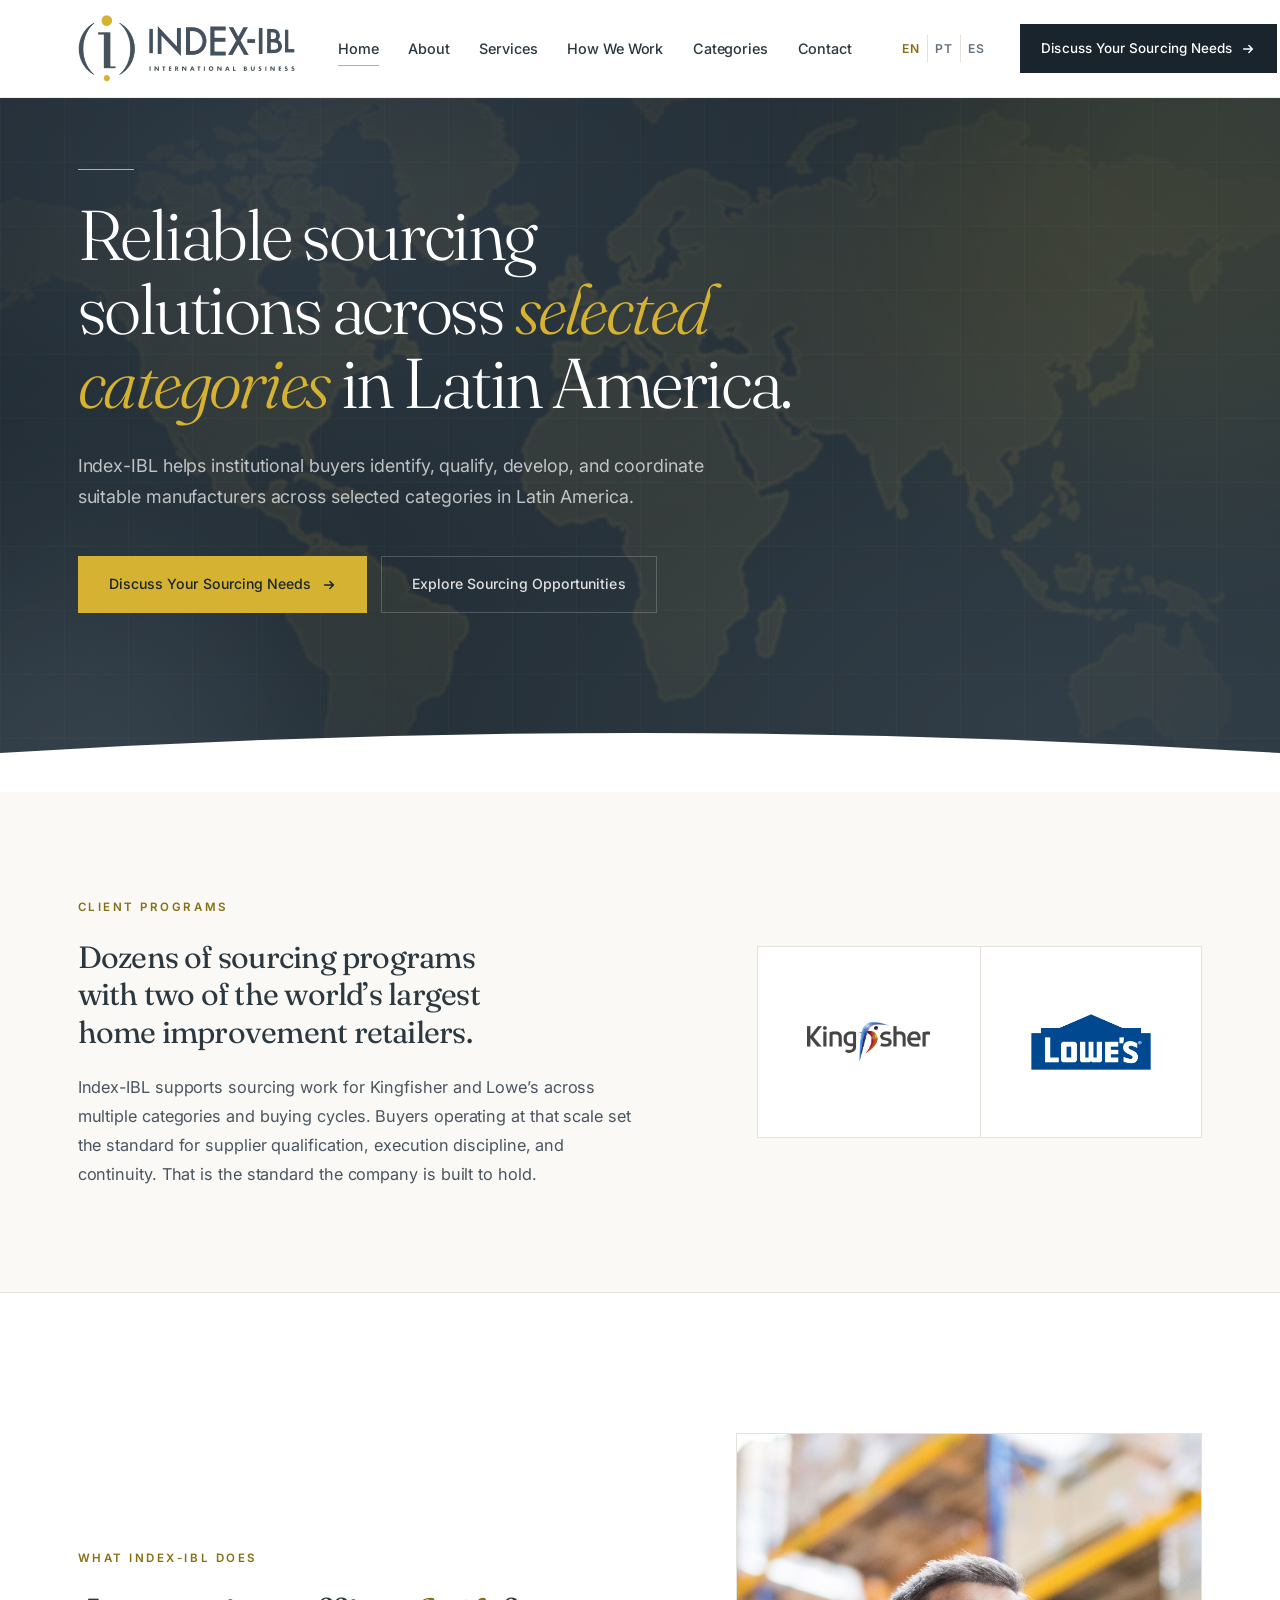
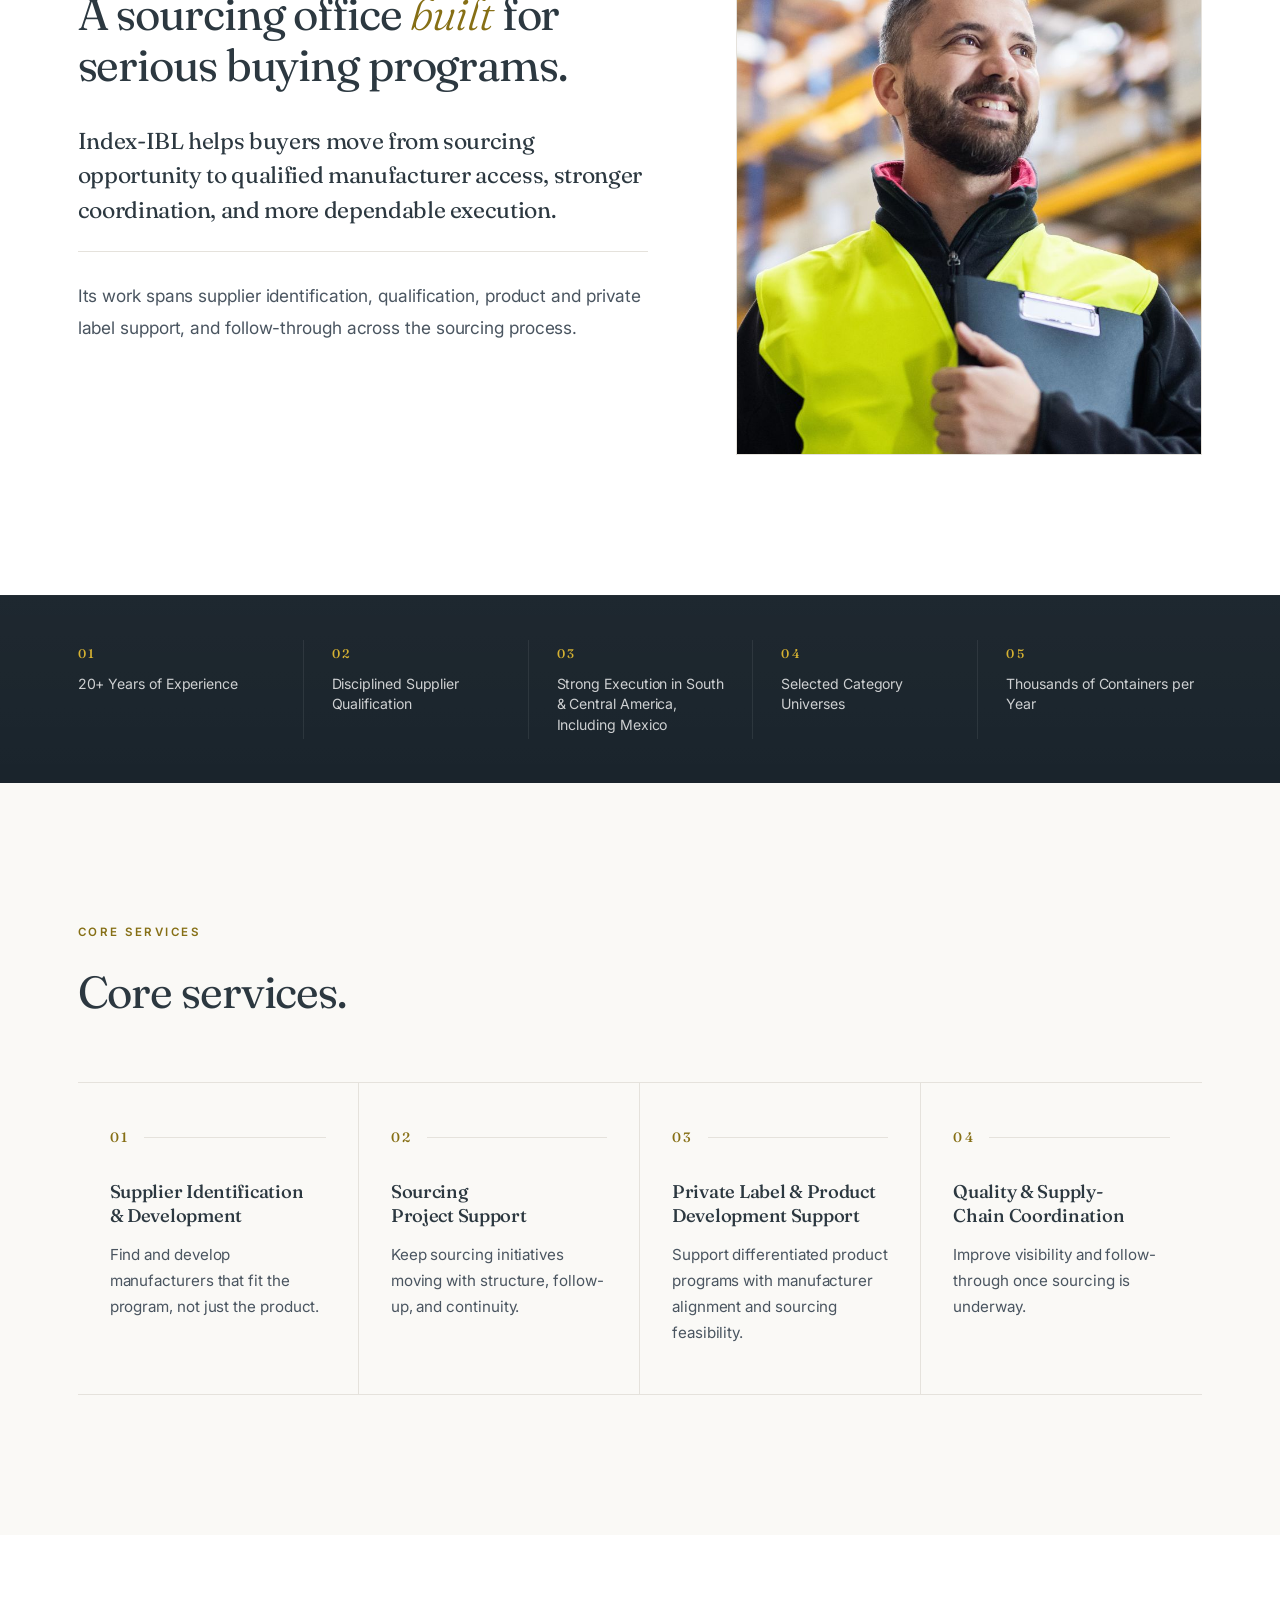
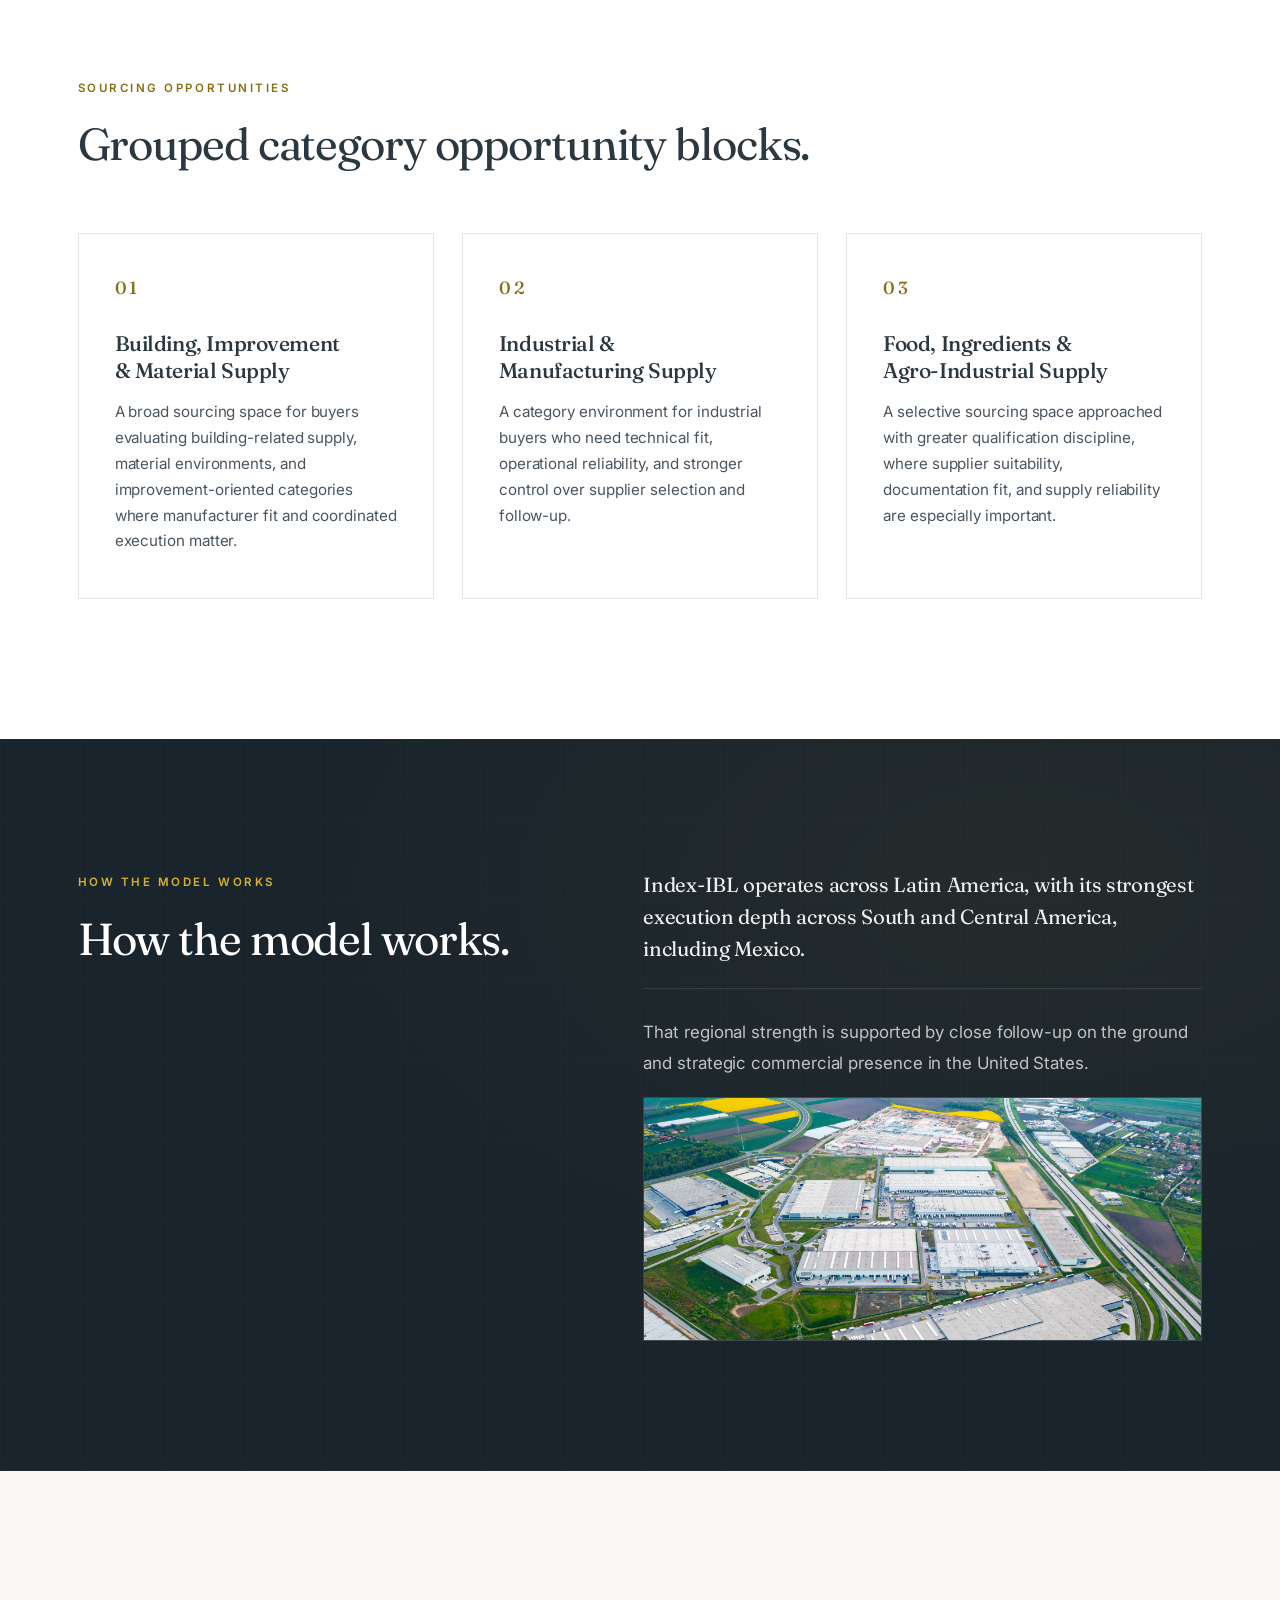
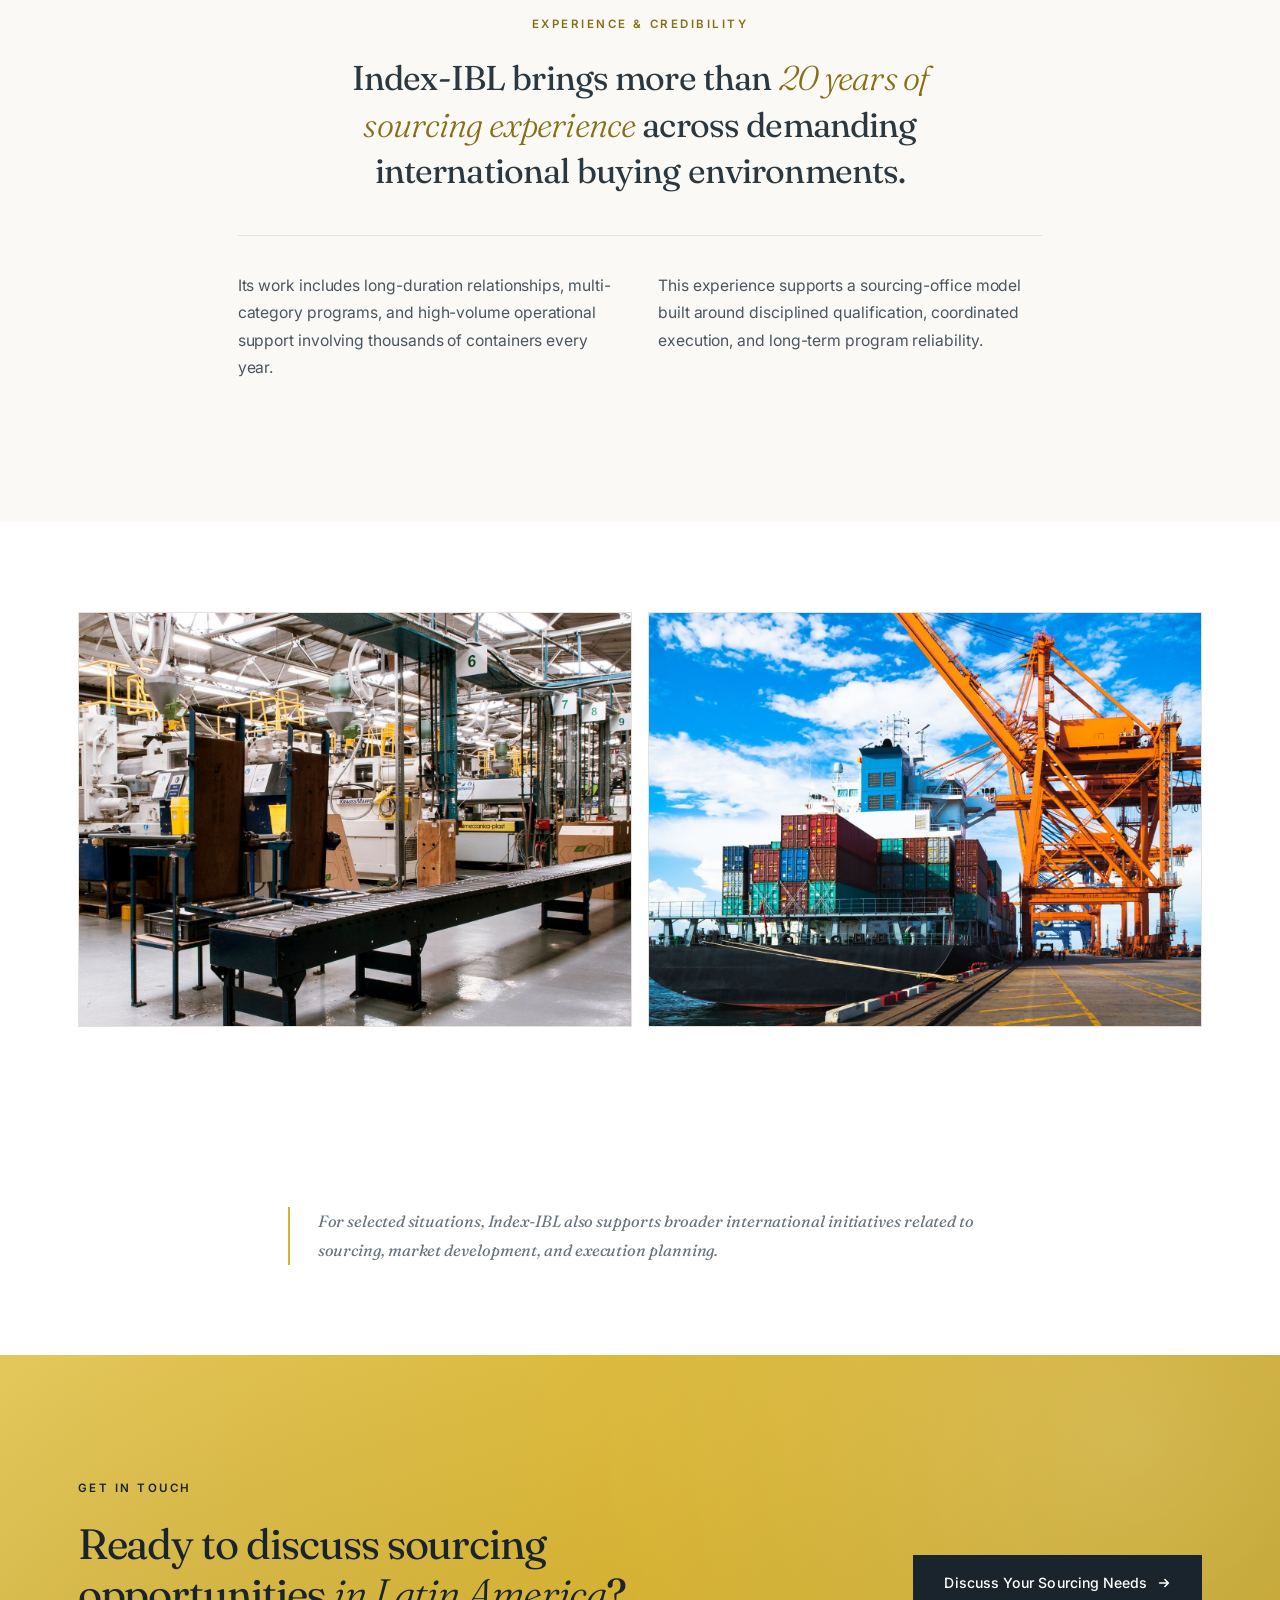
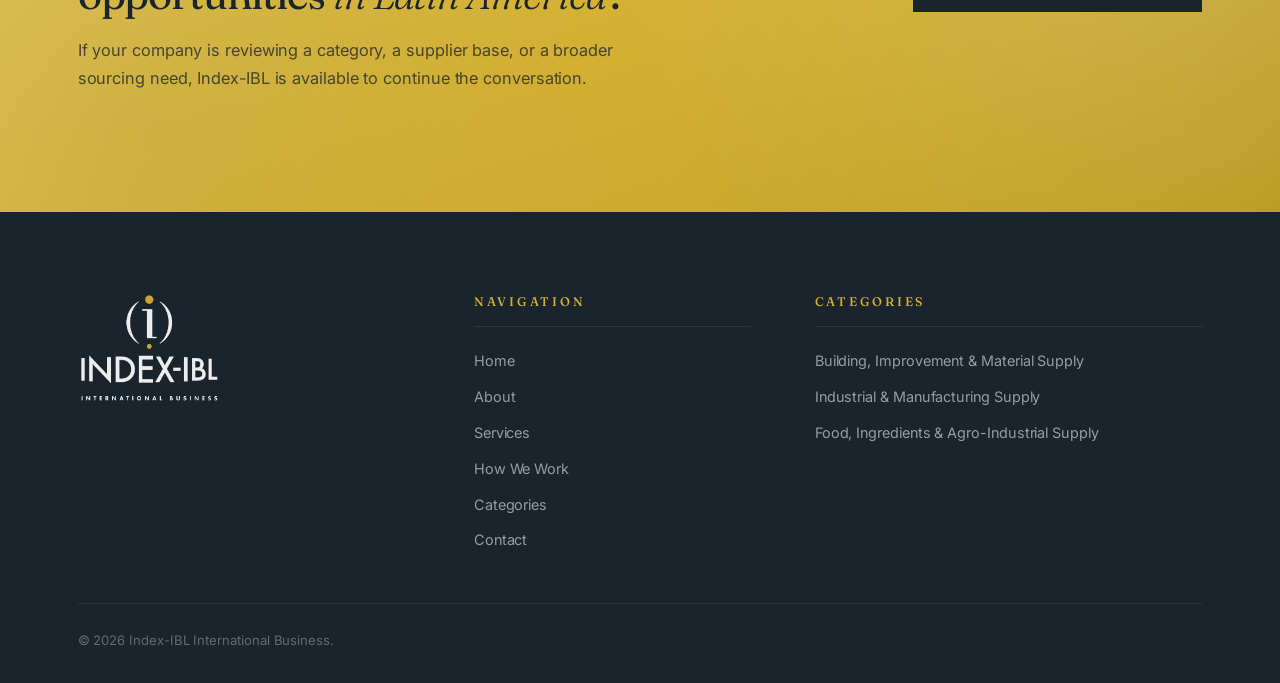
<file: index.html>
<!DOCTYPE html>
<html lang="en">
<head>
<meta charset="UTF-8">
<meta name="viewport" content="width=device-width, initial-scale=1.0">
<title>Index-IBL — International Business</title>
<link rel="icon" href="images/favicon.ico?v=3" sizes="any">
<link rel="icon" type="image/png" href="images/favicon.png?v=3">
<link rel="apple-touch-icon" href="images/apple-touch-icon.png?v=3">
<link rel="preconnect" href="https://fonts.googleapis.com">
<link rel="preconnect" href="https://fonts.gstatic.com" crossorigin>
<link href="https://fonts.googleapis.com/css2?family=Inter:wght@300;400;500;600;700&family=Fraunces:opsz,wght@9..144,300;9..144,400;9..144,500;9..144,600;9..144,700&display=swap" rel="stylesheet">
<link rel="stylesheet" href="style.css">
</head>
<body>

<!-- HEADER -->
<header class="header">
  <div class="header-inner">
    <a href="index.html" class="logo" aria-label="Index-IBL Home">
      <img src="images/logo_index_horizontal.png" alt="Index-IBL International Business" class="logo-img">
    </a>

    <nav class="nav" aria-label="Primary">
      <ul>
        <li><a href="index.html" class="active">Home</a></li>
        <li><a href="about.html">About</a></li>
        <li><a href="services.html">Services</a></li>
        <li><a href="how-we-work.html">How We Work</a></li>
        <li><a href="categories.html">Categories</a></li>
        <li><a href="contact.html">Contact</a></li>
      </ul>
    </nav>

    <a href="contact.html" class="header-cta">
      <span>Discuss Your Sourcing Needs</span>
      <svg viewBox="0 0 16 16" fill="none" aria-hidden="true"><path d="M3 8h10M9 4l4 4-4 4" stroke="currentColor" stroke-width="1.6" stroke-linecap="round" stroke-linejoin="round"/></svg>
    </a>
  </div>
</header>

<main>

<!-- HERO -->
<section class="hero">
  <div class="hero-bg" aria-hidden="true">
    <div class="hero-map" style="background-image: url('images/mapa_mundi.png');"></div>
    <div class="hero-glow hero-glow-1"></div>
    <div class="hero-glow hero-glow-2"></div>
    <svg class="hero-grid" xmlns="http://www.w3.org/2000/svg">
      <defs>
        <pattern id="grid" width="64" height="64" patternUnits="userSpaceOnUse">
          <path d="M 64 0 L 0 0 0 64" fill="none" stroke="rgba(255,255,255,0.035)" stroke-width="1"/>
        </pattern>
      </defs>
      <rect width="100%" height="100%" fill="url(#grid)"/>
    </svg>
  </div>

  <div class="hero-inner">
    <div class="hero-content">
      <div class="hero-line" aria-hidden="true"></div>
      <h1 class="hero-title">
        Reliable sourcing solutions across <em>selected categories</em> in Latin&nbsp;America.
      </h1>
      <p class="hero-lead">
        Index-IBL helps institutional buyers identify, qualify, develop, and coordinate suitable manufacturers across selected categories in Latin America.
      </p>
      <div class="hero-actions">
        <a href="contact.html" class="btn btn-primary">
          <span>Discuss Your Sourcing Needs</span>
          <svg viewBox="0 0 16 16" fill="none" aria-hidden="true"><path d="M3 8h10M9 4l4 4-4 4" stroke="currentColor" stroke-width="1.8" stroke-linecap="round" stroke-linejoin="round"/></svg>
        </a>
        <a href="categories.html" class="btn btn-ghost">Explore Sourcing Opportunities</a>
      </div>
    </div>
  </div>

  <div class="hero-divider" aria-hidden="true">
    <svg viewBox="0 0 1440 80" preserveAspectRatio="none" xmlns="http://www.w3.org/2000/svg">
      <path d="M0,80 L1440,80 L1440,40 Q720,0 0,40 Z" fill="#FFFFFF"/>
    </svg>
  </div>
</section>

<!-- CLIENT PROGRAMS -->
<section class="clients">
  <div class="clients-inner">
    <div class="clients-intro">
      <div class="section-eyebrow">
        <span class="line"></span>
        <span>Client Programs</span>
      </div>
      <h2 class="clients-title">Dozens of sourcing programs with two of the world&#8217;s largest home improvement retailers.</h2>
      <p class="clients-note">Index-IBL supports sourcing work for Kingfisher and Lowe&#8217;s across multiple categories and buying cycles. Buyers operating at that scale set the standard for supplier qualification, execution discipline, and continuity. That is the standard the company is built to hold.</p>
    </div>
    <div class="clients-logos">
      <article class="client">
        <div class="client-logo" data-slot="Logo"><img src="images/logo_kingfischer.png" alt="Kingfisher"></div>
      </article>
      <article class="client">
        <div class="client-logo" data-slot="Logo"><img src="images/logo_lowes.webp" alt="Lowe&#8217;s"></div>
      </article>
    </div>
  </div>
</section>

<!-- WHAT INDEX-IBL DOES -->
<section class="what">
  <div class="what-inner">
    <div class="what-left">
      <div class="section-eyebrow">
        <span class="line"></span>
        <span>What Index-IBL Does</span>
      </div>
      <h2 class="section-title">A sourcing office <em>built</em> for serious buying programs.</h2>
      <p class="what-lead">
        Index-IBL helps buyers move from sourcing opportunity to qualified manufacturer access, stronger coordination, and more dependable execution.
      </p>
      <p class="what-lead">
        Its work spans supplier identification, qualification, product and private label support, and follow-through across the sourcing process.
      </p>
    </div>
    <div class="what-right">
      <div class="media media-tall" data-slot="home-01-inspecao-em-fabrica.jpg"><img src="images/home-01-inspecao-em-fabrica.jpg" alt="Quality inspection on a factory floor" loading="lazy" onerror="this.remove()"></div>
    </div>
  </div>
</section>

<!-- TRUST / PROOF STRIP -->
<section class="trust" aria-label="Why Index-IBL">
  <div class="trust-inner">
    <div class="trust-pt">
      <span class="trust-num">01</span>
      <span class="trust-text">20+ Years of Experience</span>
    </div>
    <div class="trust-pt">
      <span class="trust-num">02</span>
      <span class="trust-text">Disciplined Supplier Qualification</span>
    </div>
    <div class="trust-pt">
      <span class="trust-num">03</span>
      <span class="trust-text">Strong Execution in South &amp; Central America, Including Mexico</span>
    </div>
    <div class="trust-pt">
      <span class="trust-num">04</span>
      <span class="trust-text">Selected Category Universes</span>
    </div>
    <div class="trust-pt">
      <span class="trust-num">05</span>
      <span class="trust-text">Thousands of Containers per Year</span>
    </div>
  </div>
</section>

<!-- CORE SERVICES -->
<section class="services">
  <div class="services-inner">
    <header class="services-header">
      <div class="section-eyebrow">
        <span class="line"></span>
        <span>Core Services</span>
      </div>
      <h2 class="section-title">Core services.</h2>
    </header>

    <div class="services-grid">
      <article class="service">
        <div class="service-top">
          <span class="service-num">01</span>
          <span class="service-rule" aria-hidden="true"></span>
        </div>
        <h3>Supplier Identification &amp; Development</h3>
        <p>Find and develop manufacturers that fit the program, not just the product.</p>
      </article>

      <article class="service">
        <div class="service-top">
          <span class="service-num">02</span>
          <span class="service-rule" aria-hidden="true"></span>
        </div>
        <h3>Sourcing Project Support</h3>
        <p>Keep sourcing initiatives moving with structure, follow-up, and continuity.</p>
      </article>

      <article class="service">
        <div class="service-top">
          <span class="service-num">03</span>
          <span class="service-rule" aria-hidden="true"></span>
        </div>
        <h3>Private Label &amp; Product Development Support</h3>
        <p>Support differentiated product programs with manufacturer alignment and sourcing feasibility.</p>
      </article>

      <article class="service">
        <div class="service-top">
          <span class="service-num">04</span>
          <span class="service-rule" aria-hidden="true"></span>
        </div>
        <h3>Quality &amp; Supply-Chain Coordination</h3>
        <p>Improve visibility and follow-through once sourcing is underway.</p>
      </article>
    </div>
  </div>
</section>

<!-- GROUPED CATEGORY OPPORTUNITY BLOCKS -->
<section class="categories">
  <div class="categories-inner">
    <header class="categories-header">
      <div class="section-eyebrow">
        <span class="line"></span>
        <span>Sourcing Opportunities</span>
      </div>
      <h2 class="section-title">Grouped category opportunity blocks.</h2>
    </header>

    <div class="categories-grid">
      <article class="cat">
        <div class="cat-mark" aria-hidden="true">
          <span class="cat-num">01</span>
        </div>
        <div class="cat-body">
          <h3>Building, Improvement &amp; Material Supply</h3>
          <p>A broad sourcing space for buyers evaluating building-related supply, material environments, and improvement-oriented categories where manufacturer fit and coordinated execution matter.</p>
        </div>
      </article>

      <article class="cat">
        <div class="cat-mark" aria-hidden="true">
          <span class="cat-num">02</span>
        </div>
        <div class="cat-body">
          <h3>Industrial &amp; Manufacturing Supply</h3>
          <p>A category environment for industrial buyers who need technical fit, operational reliability, and stronger control over supplier selection and follow-up.</p>
        </div>
      </article>

      <article class="cat">
        <div class="cat-mark" aria-hidden="true">
          <span class="cat-num">03</span>
        </div>
        <div class="cat-body">
          <h3>Food, Ingredients &amp; Agro-Industrial Supply</h3>
          <p>A selective sourcing space approached with greater qualification discipline, where supplier suitability, documentation fit, and supply reliability are especially important.</p>
        </div>
      </article>
    </div>
  </div>
</section>

<!-- HOW THE MODEL WORKS — secondary -->
<section class="how">
  <div class="how-bg" aria-hidden="true">
    <svg xmlns="http://www.w3.org/2000/svg">
      <defs>
        <pattern id="grid2" width="80" height="80" patternUnits="userSpaceOnUse">
          <path d="M 80 0 L 0 0 0 80" fill="none" stroke="rgba(255,255,255,0.025)" stroke-width="1"/>
        </pattern>
      </defs>
      <rect width="100%" height="100%" fill="url(#grid2)"/>
    </svg>
  </div>
  <div class="how-inner">
    <div class="how-left">
      <div class="section-eyebrow eyebrow-light">
        <span class="line"></span>
        <span>How the Model Works</span>
      </div>
      <h2 class="section-title section-title-light">How the model works.</h2>
    </div>
    <div class="how-right">
      <p class="how-text">
        Index-IBL operates across Latin America, with its strongest execution depth across South and Central America, including Mexico.
      </p>
      <p class="how-text">
        That regional strength is supported by close follow-up on the ground and strategic commercial presence in the United States.
      </p>
      <div class="media media-wide" data-slot="home-02-operacao-regional.jpg"><img src="images/home-02-operacao-regional.jpg" alt="Industrial and logistics district" loading="lazy" onerror="this.remove()"></div>
    </div>
  </div>
</section>

<!-- EXPERIENCE / CREDIBILITY -->
<section class="experience">
  <div class="experience-inner">
    <div class="section-eyebrow centered">
      <span class="line"></span>
      <span>Experience &amp; Credibility</span>
    </div>
    <p class="experience-lead">
      Index-IBL brings more than <em>20 years of sourcing experience</em> across demanding international buying environments.
    </p>
    <div class="experience-rows">
      <p class="experience-text">
        Its work includes long-duration relationships, multi-category programs, and high-volume operational support involving thousands of containers every year.
      </p>
      <p class="experience-text">
        This experience supports a sourcing-office model built around disciplined qualification, coordinated execution, and long-term program reliability.
      </p>
    </div>
  </div>
</section>

<section class="block block-tight">
  <div class="block-inner">
    <div class="media-duo">
      <div class="media" data-slot="home-04-linha-de-producao.jpg"><img src="images/home-04-linha-de-producao.jpg" alt="Production line in operation" loading="lazy" onerror="this.remove()"></div>
      <div class="media" data-slot="home-05-embarque-no-porto.jpg"><img src="images/home-05-embarque-no-porto.jpg" alt="Container handling at a port terminal" loading="lazy" onerror="this.remove()"></div>
    </div>
  </div>
</section>

<!-- DISCREET SECONDARY SUPPORT -->
<section class="secondary">
  <div class="secondary-inner">
    <p class="secondary-text">
      For selected situations, Index-IBL also supports broader international initiatives related to sourcing, market development, and execution planning.
    </p>
  </div>
</section>

<!-- FINAL CTA -->
<section class="cta-band">
  <div class="cta-band-inner">
    <div class="cta-band-content">
      <div class="section-eyebrow eyebrow-on-gold">
        <span class="line"></span>
        <span>Get in touch</span>
      </div>
      <h2>Ready to discuss sourcing opportunities <em>in Latin America</em>?</h2>
      <p>If your company is reviewing a category, a supplier base, or a broader sourcing need, Index-IBL is available to continue the conversation.</p>
    </div>
    <div class="cta-band-actions">
      <a href="contact.html" class="btn btn-on-gold">
        <span>Discuss Your Sourcing Needs</span>
        <svg viewBox="0 0 16 16" fill="none" aria-hidden="true"><path d="M3 8h10M9 4l4 4-4 4" stroke="currentColor" stroke-width="1.8" stroke-linecap="round" stroke-linejoin="round"/></svg>
      </a>
    </div>
  </div>
</section>

</main>

<!-- FOOTER -->
<footer class="footer">
  <div class="footer-inner">
    <div class="footer-grid">
      <div class="footer-brand">
        <img src="images/logo_index_branco_v2.png" alt="Index-IBL" class="logo-img logo-img-footer">
      </div>

      <div class="footer-col">
        <h5>Navigation</h5>
        <ul>
          <li><a href="index.html">Home</a></li>
          <li><a href="about.html">About</a></li>
          <li><a href="services.html">Services</a></li>
          <li><a href="how-we-work.html">How We Work</a></li>
          <li><a href="categories.html">Categories</a></li>
          <li><a href="contact.html">Contact</a></li>
        </ul>
      </div>

      <div class="footer-col">
        <h5>Categories</h5>
        <ul>
          <li><a href="building-improvement-material-supply.html">Building, Improvement &amp; Material Supply</a></li>
          <li><a href="industrial-manufacturing-supply.html">Industrial &amp; Manufacturing Supply</a></li>
          <li><a href="food-ingredients-agro-industrial-supply.html">Food, Ingredients &amp; Agro-Industrial Supply</a></li>
        </ul>
      </div>
    </div>

    <div class="footer-bottom">
      <span>© 2026 Index-IBL International Business.</span>
    </div>
  </div>
</footer>

<script src="translations.js"></script>
<script src="i18n.js"></script>
</body>
</html>
</file>
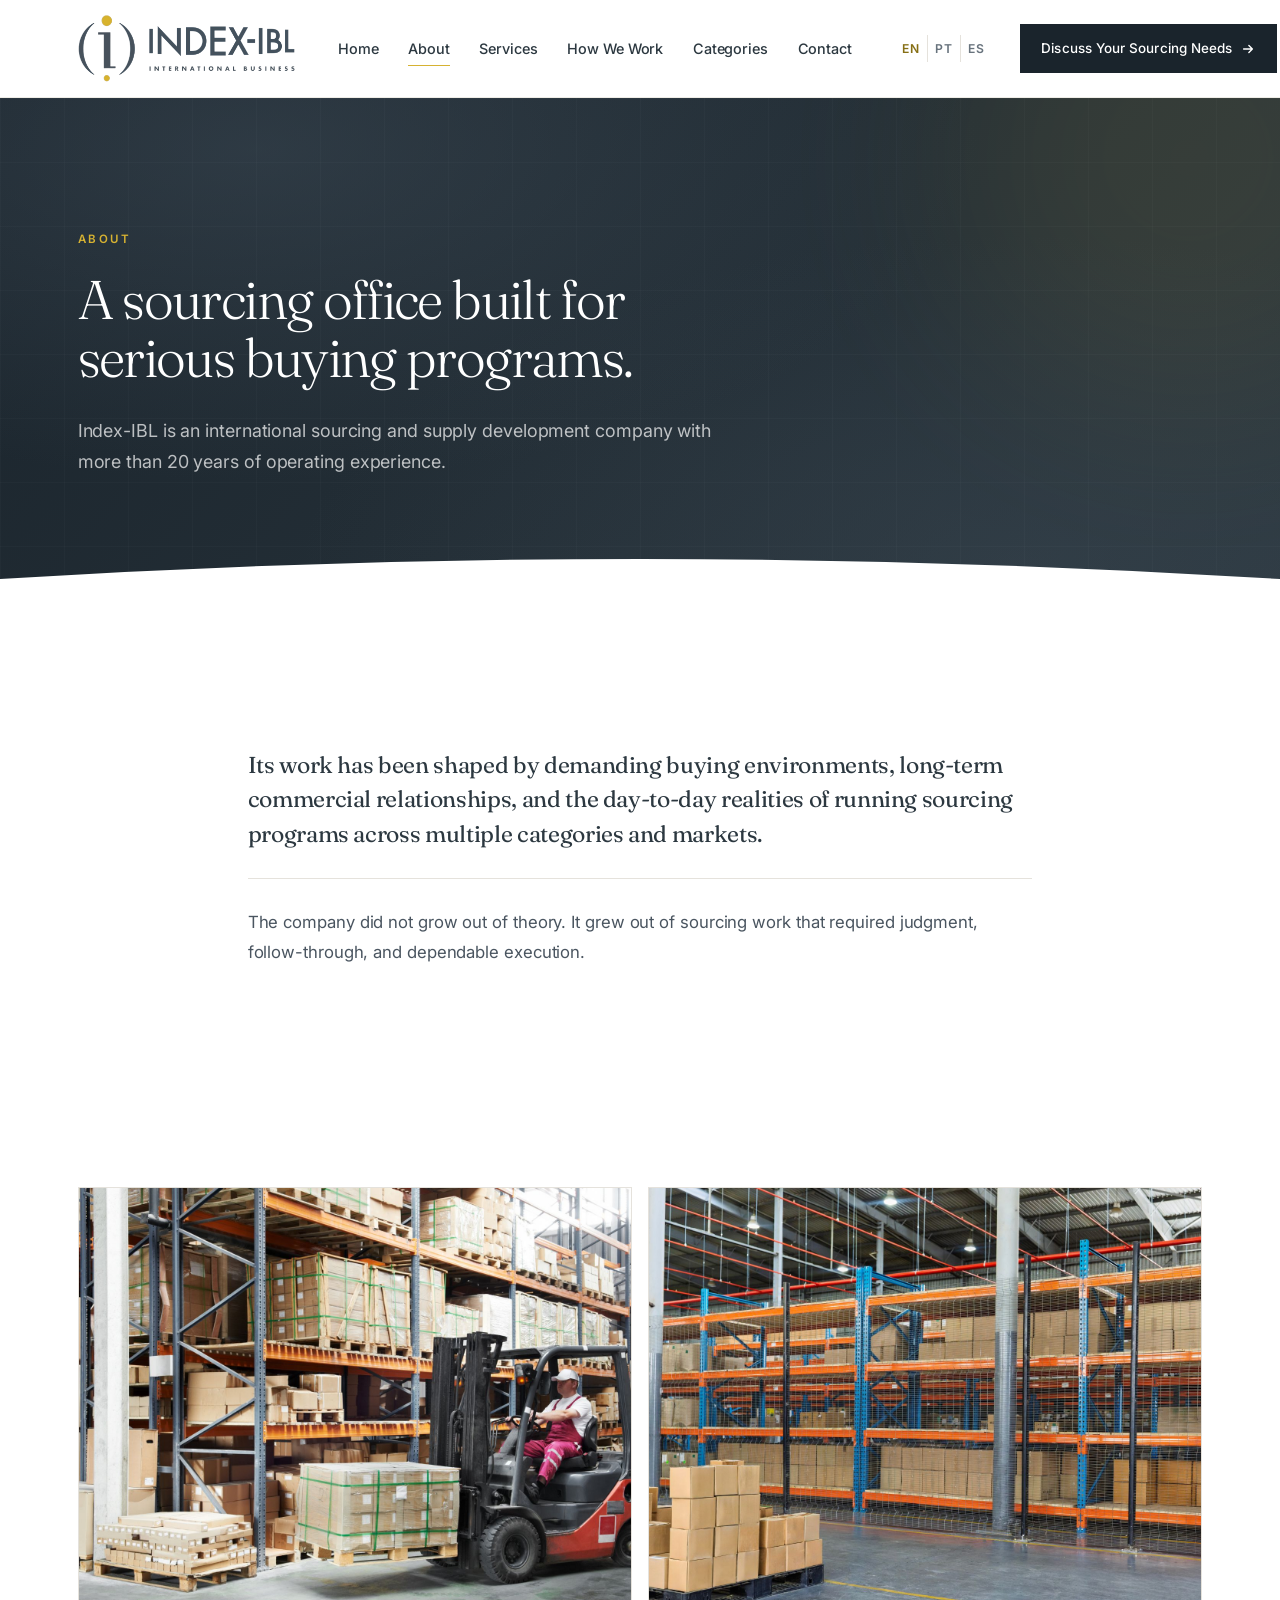
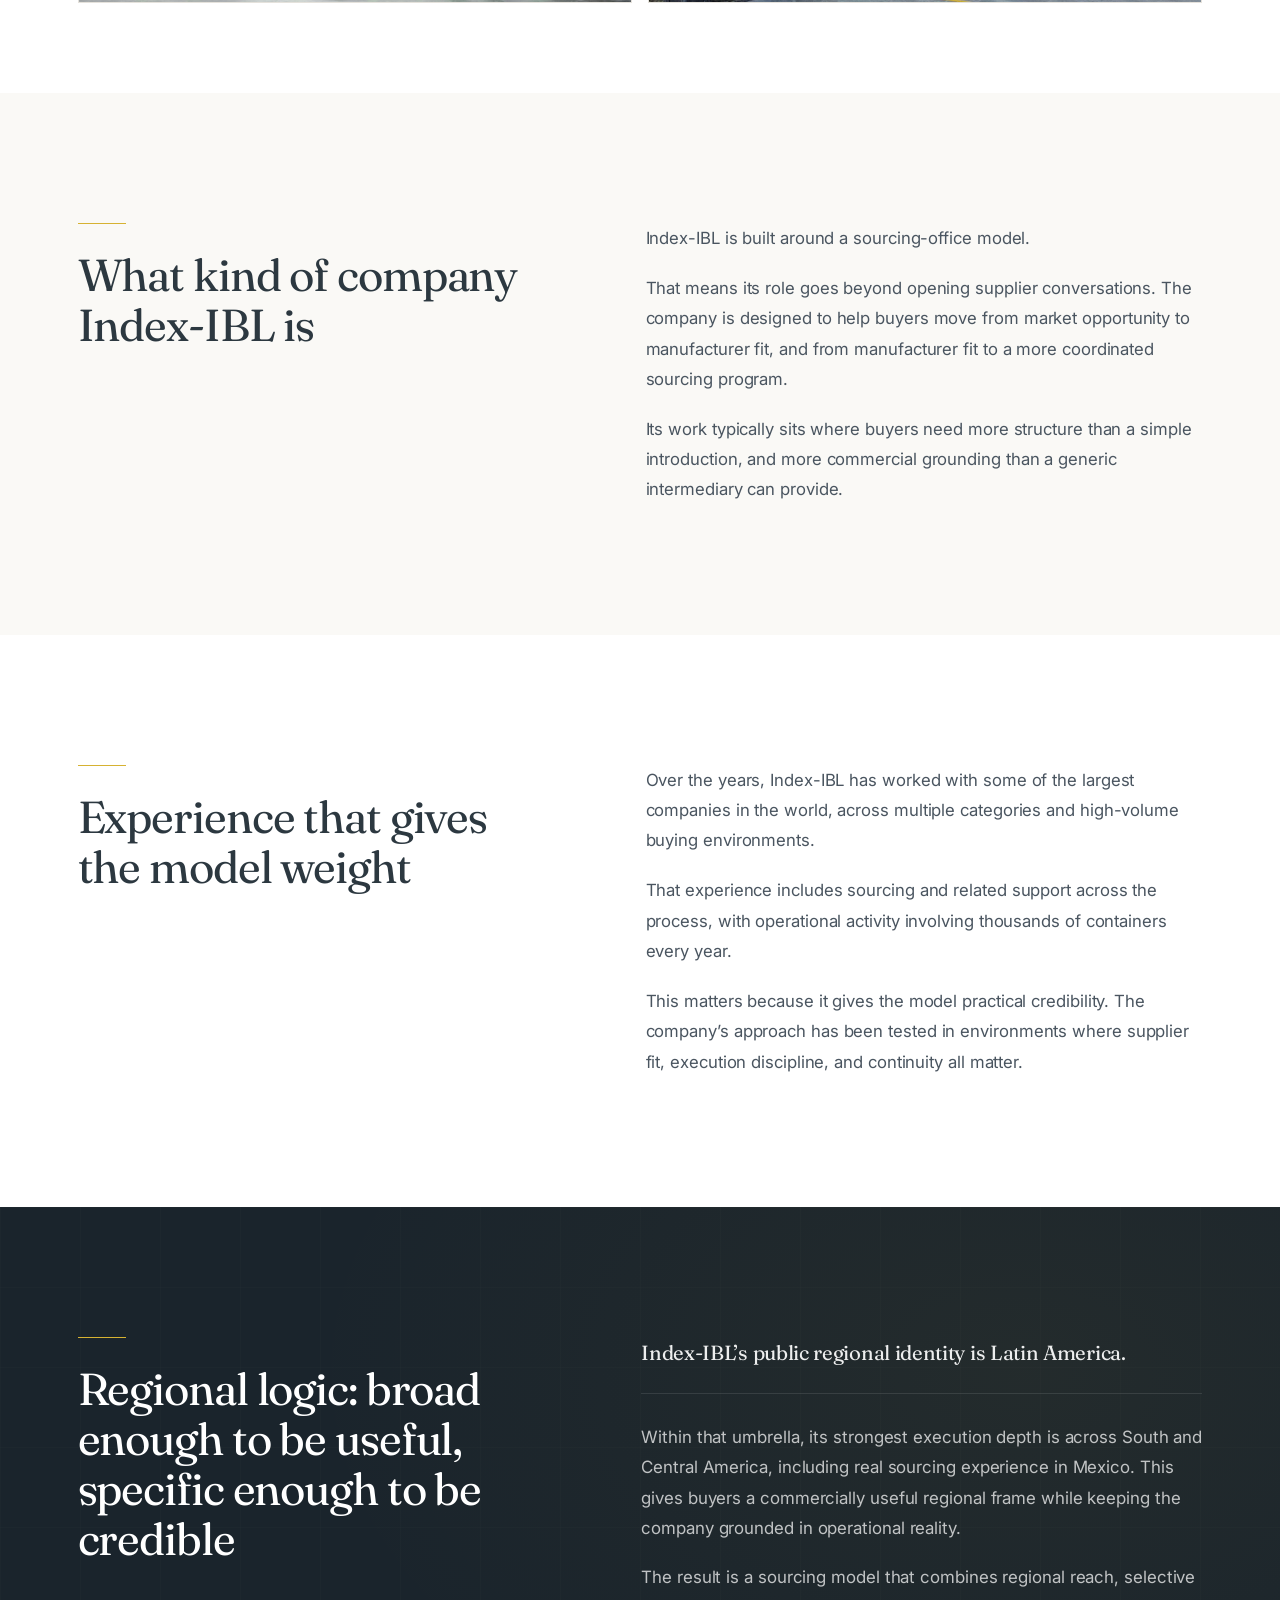
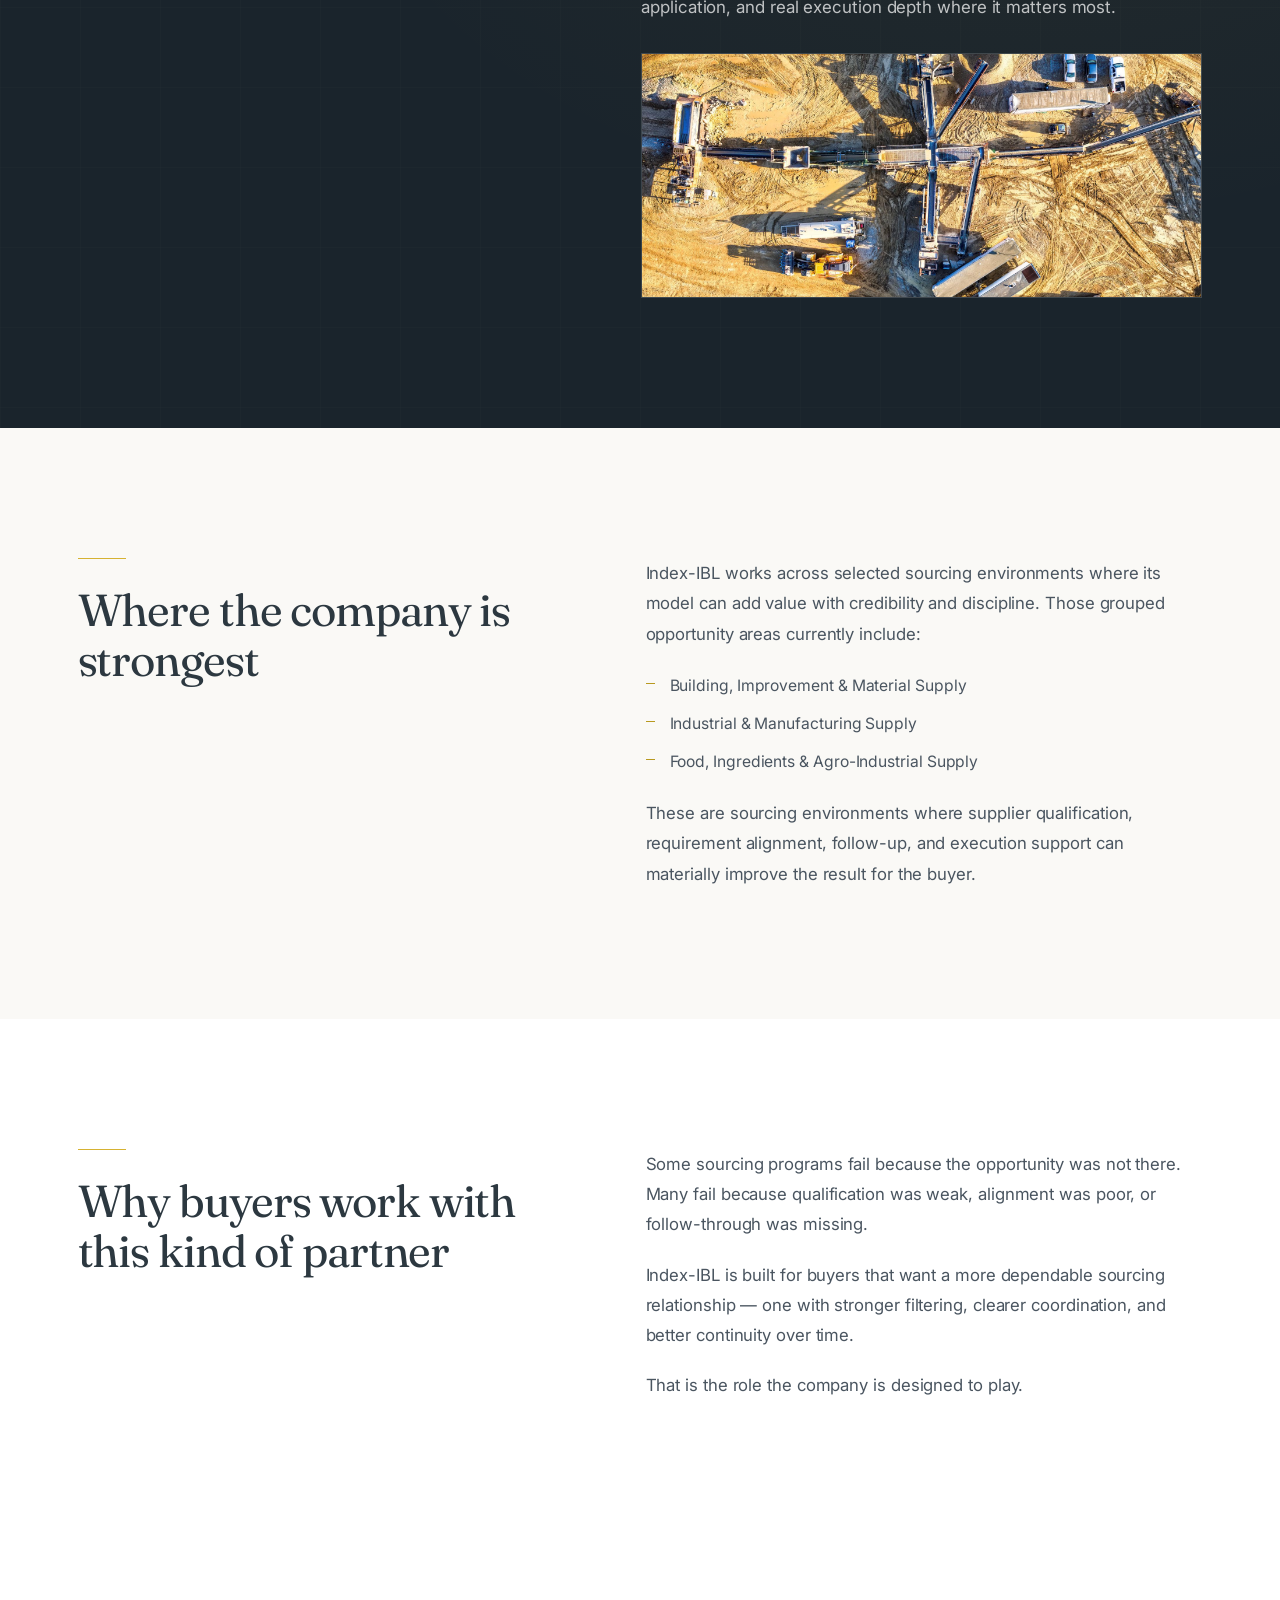
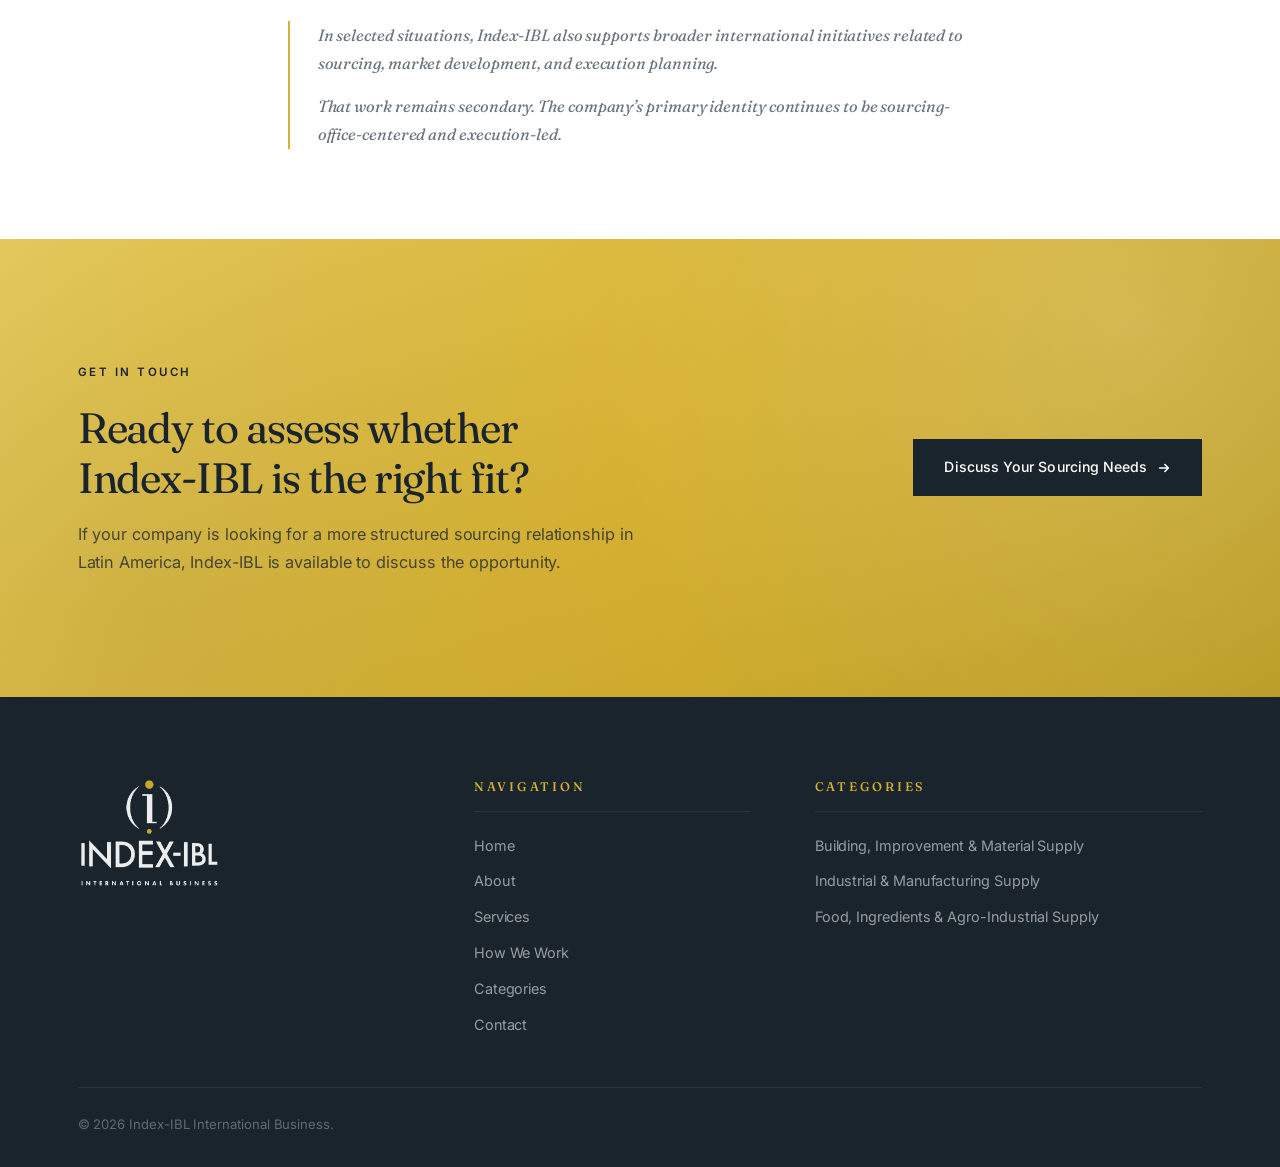
<file: about.html>
<!DOCTYPE html>
<html lang="en">
<head>
<meta charset="UTF-8">
<meta name="viewport" content="width=device-width, initial-scale=1.0">
<title>About — Index-IBL International Business</title>
<link rel="icon" href="images/favicon.ico?v=3" sizes="any">
<link rel="icon" type="image/png" href="images/favicon.png?v=3">
<link rel="apple-touch-icon" href="images/apple-touch-icon.png?v=3">
<link rel="preconnect" href="https://fonts.googleapis.com">
<link rel="preconnect" href="https://fonts.gstatic.com" crossorigin>
<link href="https://fonts.googleapis.com/css2?family=Inter:wght@300;400;500;600;700&family=Fraunces:opsz,wght@9..144,300;9..144,400;9..144,500;9..144,600;9..144,700&display=swap" rel="stylesheet">
<link rel="stylesheet" href="style.css">
</head>
<body>
<header class="header">
  <div class="header-inner">
    <a href="index.html" class="logo" aria-label="Index-IBL Home">
      <img src="images/logo_index_horizontal.png" alt="Index-IBL International Business" class="logo-img">
    </a>
    <nav class="nav" aria-label="Primary">
      <ul>
        <li><a href="index.html">Home</a></li>
        <li><a href="about.html" class="active">About</a></li>
        <li><a href="services.html">Services</a></li>
        <li><a href="how-we-work.html">How We Work</a></li>
        <li><a href="categories.html">Categories</a></li>
        <li><a href="contact.html">Contact</a></li>
      </ul>
    </nav>
    <a href="contact.html" class="header-cta">
      <span>Discuss Your Sourcing Needs</span>
      <svg viewBox="0 0 16 16" fill="none" aria-hidden="true"><path d="M3 8h10M9 4l4 4-4 4" stroke="currentColor" stroke-width="1.6" stroke-linecap="round" stroke-linejoin="round"/></svg>
    </a>
  </div>
</header>

<main>
<section class="subhero">
  <div class="hero-bg" aria-hidden="true">
    <div class="subhero-glow"></div>
    <svg class="hero-grid" xmlns="http://www.w3.org/2000/svg">
      <defs><pattern id="sgrid" width="64" height="64" patternUnits="userSpaceOnUse"><path d="M 64 0 L 0 0 0 64" fill="none" stroke="rgba(255,255,255,0.035)" stroke-width="1"/></pattern></defs>
      <rect width="100%" height="100%" fill="url(#sgrid)"/>
    </svg>
  </div>
  <div class="subhero-inner">
    <div class="subhero-content">
      <div class="section-eyebrow eyebrow-light"><span class="line"></span><span>About</span></div>
      <h1 class="subhero-title">A sourcing office built for serious buying programs.</h1>
      <p class="subhero-lead">Index-IBL is an international sourcing and supply development company with more than 20 years of operating experience.</p>
    </div>
  </div>
  <div class="hero-divider" aria-hidden="true">
    <svg viewBox="0 0 1440 80" preserveAspectRatio="none" xmlns="http://www.w3.org/2000/svg"><path d="M0,80 L1440,80 L1440,40 Q720,0 0,40 Z" fill="#FFFFFF"/></svg>
  </div>
</section>
<section class="block block-narrow">
  <div class="block-inner">
      <div class="prose">
        <p class="lead">Its work has been shaped by demanding buying environments, long-term commercial relationships, and the day-to-day realities of running sourcing programs across multiple categories and markets.</p>
        <p>The company did not grow out of theory. It grew out of sourcing work that required judgment, follow-through, and dependable execution.</p>
      </div>
  </div>
</section>
<section class="block block-tight">
  <div class="block-inner">
    <div class="media-duo">
      <div class="media" data-slot="about-01-fabrica-parceira.jpg"><img src="images/about-01-fabrica-parceira.jpg" alt="Partner manufacturing and storage facility" loading="lazy" onerror="this.remove()"></div>
      <div class="media" data-slot="about-02-produto-acabado.jpg"><img src="images/about-02-produto-acabado.jpg" alt="Finished goods stored on pallets" loading="lazy" onerror="this.remove()"></div>
    </div>
  </div>
</section>
<section class="block split block-paper">
  <div class="block-inner">
    <div class="split-left">
      <span class="split-rule"></span>
      <h2 class="section-title">What kind of company Index-IBL is</h2>
    </div>
    <div class="split-right prose">
        <p>Index-IBL is built around a sourcing-office model.</p>
        <p>That means its role goes beyond opening supplier conversations. The company is designed to help buyers move from market opportunity to manufacturer fit, and from manufacturer fit to a more coordinated sourcing program.</p>
        <p>Its work typically sits where buyers need more structure than a simple introduction, and more commercial grounding than a generic intermediary can provide.</p>
    </div>
  </div>
</section>
<section class="block split">
  <div class="block-inner">
    <div class="split-left">
      <span class="split-rule"></span>
      <h2 class="section-title">Experience that gives the model weight</h2>
    </div>
    <div class="split-right prose">
        <p>Over the years, Index-IBL has worked with some of the largest companies in the world, across multiple categories and high-volume buying environments.</p>
        <p>That experience includes sourcing and related support across the process, with operational activity involving thousands of containers every year.</p>
        <p>This matters because it gives the model practical credibility. The company&#8217;s approach has been tested in environments where supplier fit, execution discipline, and continuity all matter.</p>
    </div>
  </div>
</section>
<section class="band">
  <div class="band-bg" aria-hidden="true"><svg xmlns="http://www.w3.org/2000/svg"><defs><pattern id="bgrid" width="80" height="80" patternUnits="userSpaceOnUse"><path d="M 80 0 L 0 0 0 80" fill="none" stroke="rgba(255,255,255,0.025)" stroke-width="1"/></pattern></defs><rect width="100%" height="100%" fill="url(#bgrid)"/></svg></div>
  <div class="band-inner">
    <div class="band-left">
      <span class="split-rule"></span>
      <h2 class="section-title section-title-light">Regional logic: broad enough to be useful, specific enough to be credible</h2>
    </div>
    <div class="band-right band-prose">
        <p class="lead">Index-IBL&#8217;s public regional identity is Latin America.</p>
        <p>Within that umbrella, its strongest execution depth is across South and Central America, including real sourcing experience in Mexico. This gives buyers a commercially useful regional frame while keeping the company grounded in operational reality.</p>
        <p>The result is a sourcing model that combines regional reach, selective application, and real execution depth where it matters most.</p>
        <div class="media media-wide" data-slot="about-06-mapa-da-america-latina.jpg"><img src="images/about-06-mapa-da-america-latina.jpg" alt="Industrial operations in Latin America" loading="lazy" onerror="this.remove()"></div>
    </div>
  </div>
</section>
<section class="block split block-paper">
  <div class="block-inner">
    <div class="split-left">
      <span class="split-rule"></span>
      <h2 class="section-title">Where the company is strongest</h2>
    </div>
    <div class="split-right prose">
        <p>Index-IBL works across selected sourcing environments where its model can add value with credibility and discipline. Those grouped opportunity areas currently include:</p>
        <ul class="list" style="margin:24px 0;">
          <li><a href="building-improvement-material-supply.html">Building, Improvement &amp; Material Supply</a></li>
          <li><a href="industrial-manufacturing-supply.html">Industrial &amp; Manufacturing Supply</a></li>
          <li><a href="food-ingredients-agro-industrial-supply.html">Food, Ingredients &amp; Agro-Industrial Supply</a></li>
        </ul>
        <p>These are sourcing environments where supplier qualification, requirement alignment, follow-up, and execution support can materially improve the result for the buyer.</p>
    </div>
  </div>
</section>
<section class="block split">
  <div class="block-inner">
    <div class="split-left">
      <span class="split-rule"></span>
      <h2 class="section-title">Why buyers work with this kind of partner</h2>
    </div>
    <div class="split-right prose">
        <p>Some sourcing programs fail because the opportunity was not there. Many fail because qualification was weak, alignment was poor, or follow-through was missing.</p>
        <p>Index-IBL is built for buyers that want a more dependable sourcing relationship &mdash; one with stronger filtering, clearer coordination, and better continuity over time.</p>
        <p>That is the role the company is designed to play.</p>
    </div>
  </div>
</section>
<section class="secondary">
  <div class="secondary-inner">
    <div class="secondary-text" style="display:flex;flex-direction:column;gap:14px;">
      <p style="margin:0;">In selected situations, Index-IBL also supports broader international initiatives related to sourcing, market development, and execution planning.</p>
      <p style="margin:0;">That work remains secondary. The company&#8217;s primary identity continues to be sourcing-office-centered and execution-led.</p>
    </div>
  </div>
</section>
<section class="cta-band">
  <div class="cta-band-inner">
    <div class="cta-band-content">
      <div class="section-eyebrow eyebrow-on-gold"><span class="line"></span><span>Get in touch</span></div>
      <h2>Ready to assess whether Index-IBL is the right fit?</h2>
      <p>If your company is looking for a more structured sourcing relationship in Latin America, Index-IBL is available to discuss the opportunity.</p>
    </div>
    <div class="cta-band-actions">
      <a href="contact.html" class="btn btn-on-gold"><span>Discuss Your Sourcing Needs</span><svg viewBox="0 0 16 16" fill="none" aria-hidden="true"><path d="M3 8h10M9 4l4 4-4 4" stroke="currentColor" stroke-width="1.8" stroke-linecap="round" stroke-linejoin="round"/></svg></a>
    </div>
  </div>
</section>
</main>

<footer class="footer">
  <div class="footer-inner">
    <div class="footer-grid">
      <div class="footer-brand">
        <img src="images/logo_index_branco_v2.png" alt="Index-IBL" class="logo-img logo-img-footer">
      </div>
      <div class="footer-col">
        <h5>Navigation</h5>
        <ul>
          <li><a href="index.html">Home</a></li>
          <li><a href="about.html">About</a></li>
          <li><a href="services.html">Services</a></li>
          <li><a href="how-we-work.html">How We Work</a></li>
          <li><a href="categories.html">Categories</a></li>
          <li><a href="contact.html">Contact</a></li>
        </ul>
      </div>
      <div class="footer-col">
        <h5>Categories</h5>
        <ul>
          <li><a href="building-improvement-material-supply.html">Building, Improvement &amp; Material Supply</a></li>
          <li><a href="industrial-manufacturing-supply.html">Industrial &amp; Manufacturing Supply</a></li>
          <li><a href="food-ingredients-agro-industrial-supply.html">Food, Ingredients &amp; Agro-Industrial Supply</a></li>
        </ul>
      </div>
    </div>
    <div class="footer-bottom">
      <span>&copy; 2026 Index-IBL International Business.</span>
    </div>
  </div>
</footer>

<script src="translations.js"></script>
<script src="i18n.js"></script>
</body>
</html>
</file>
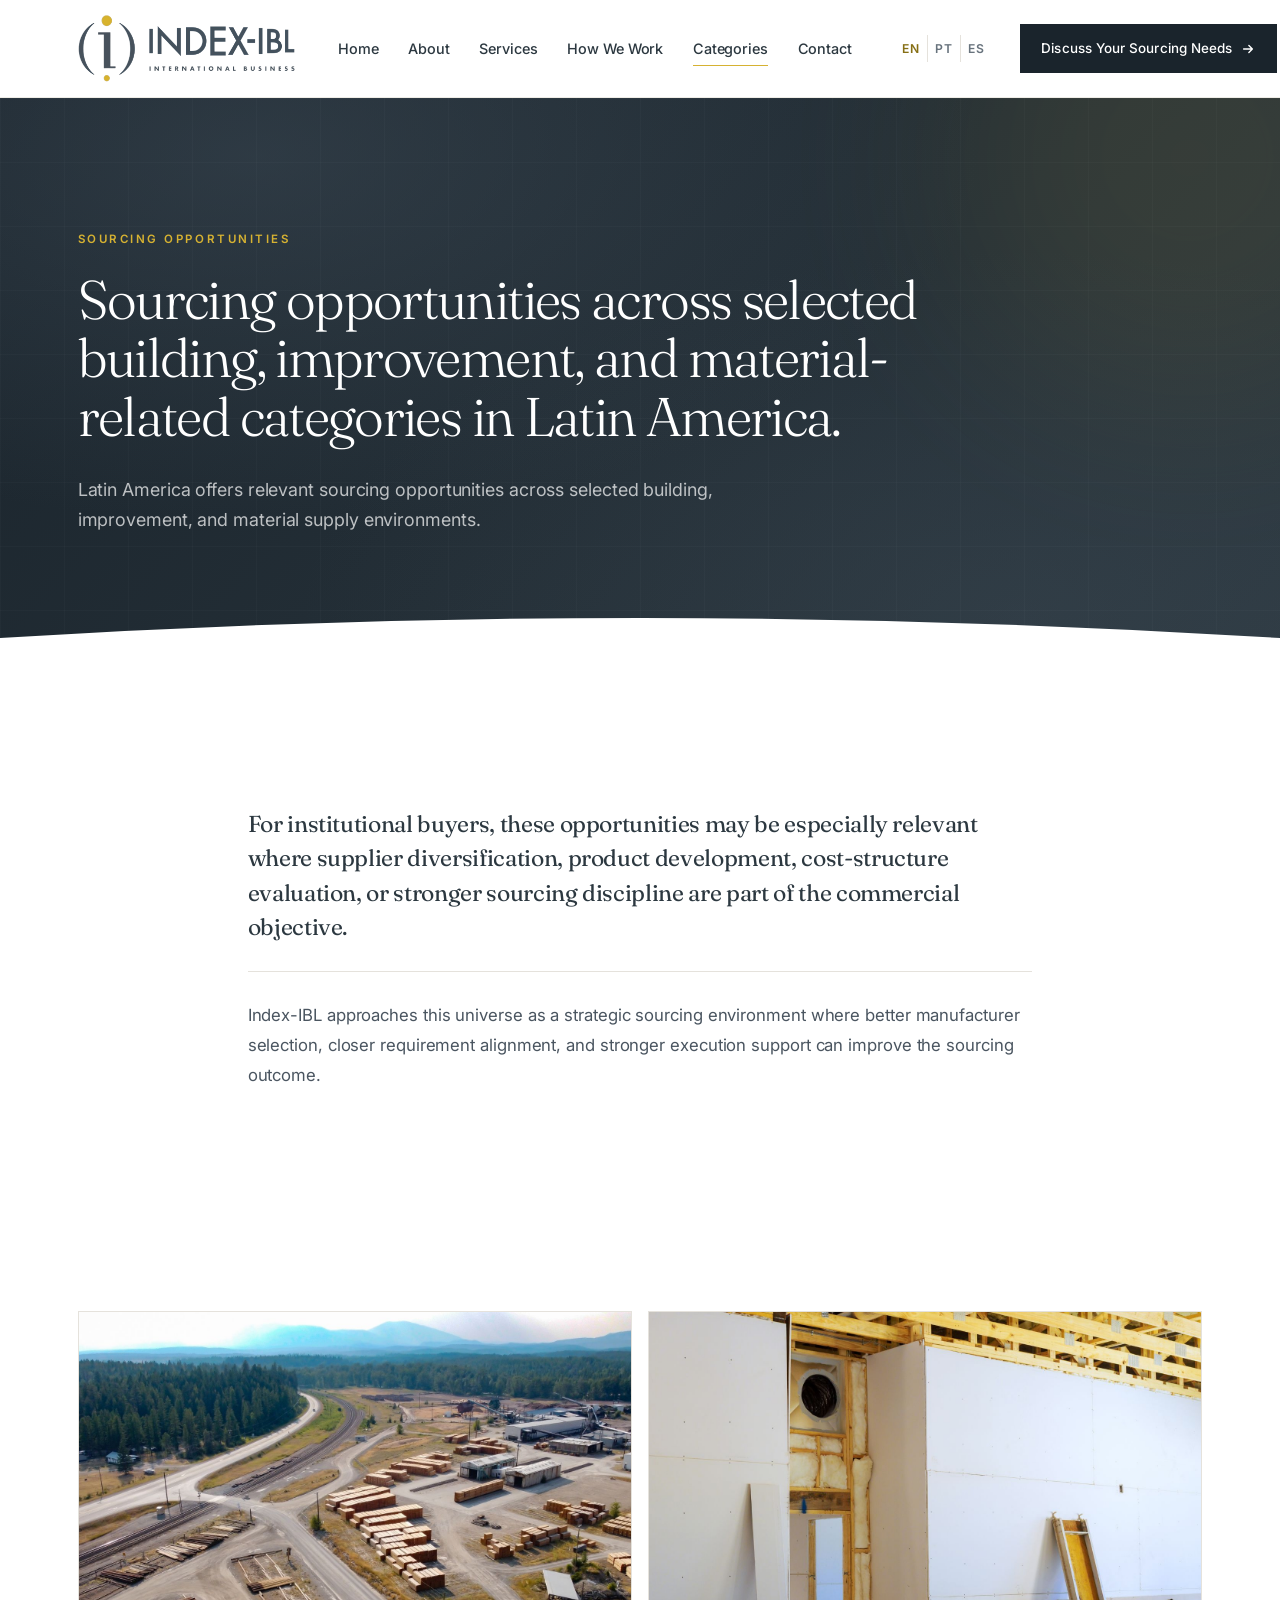
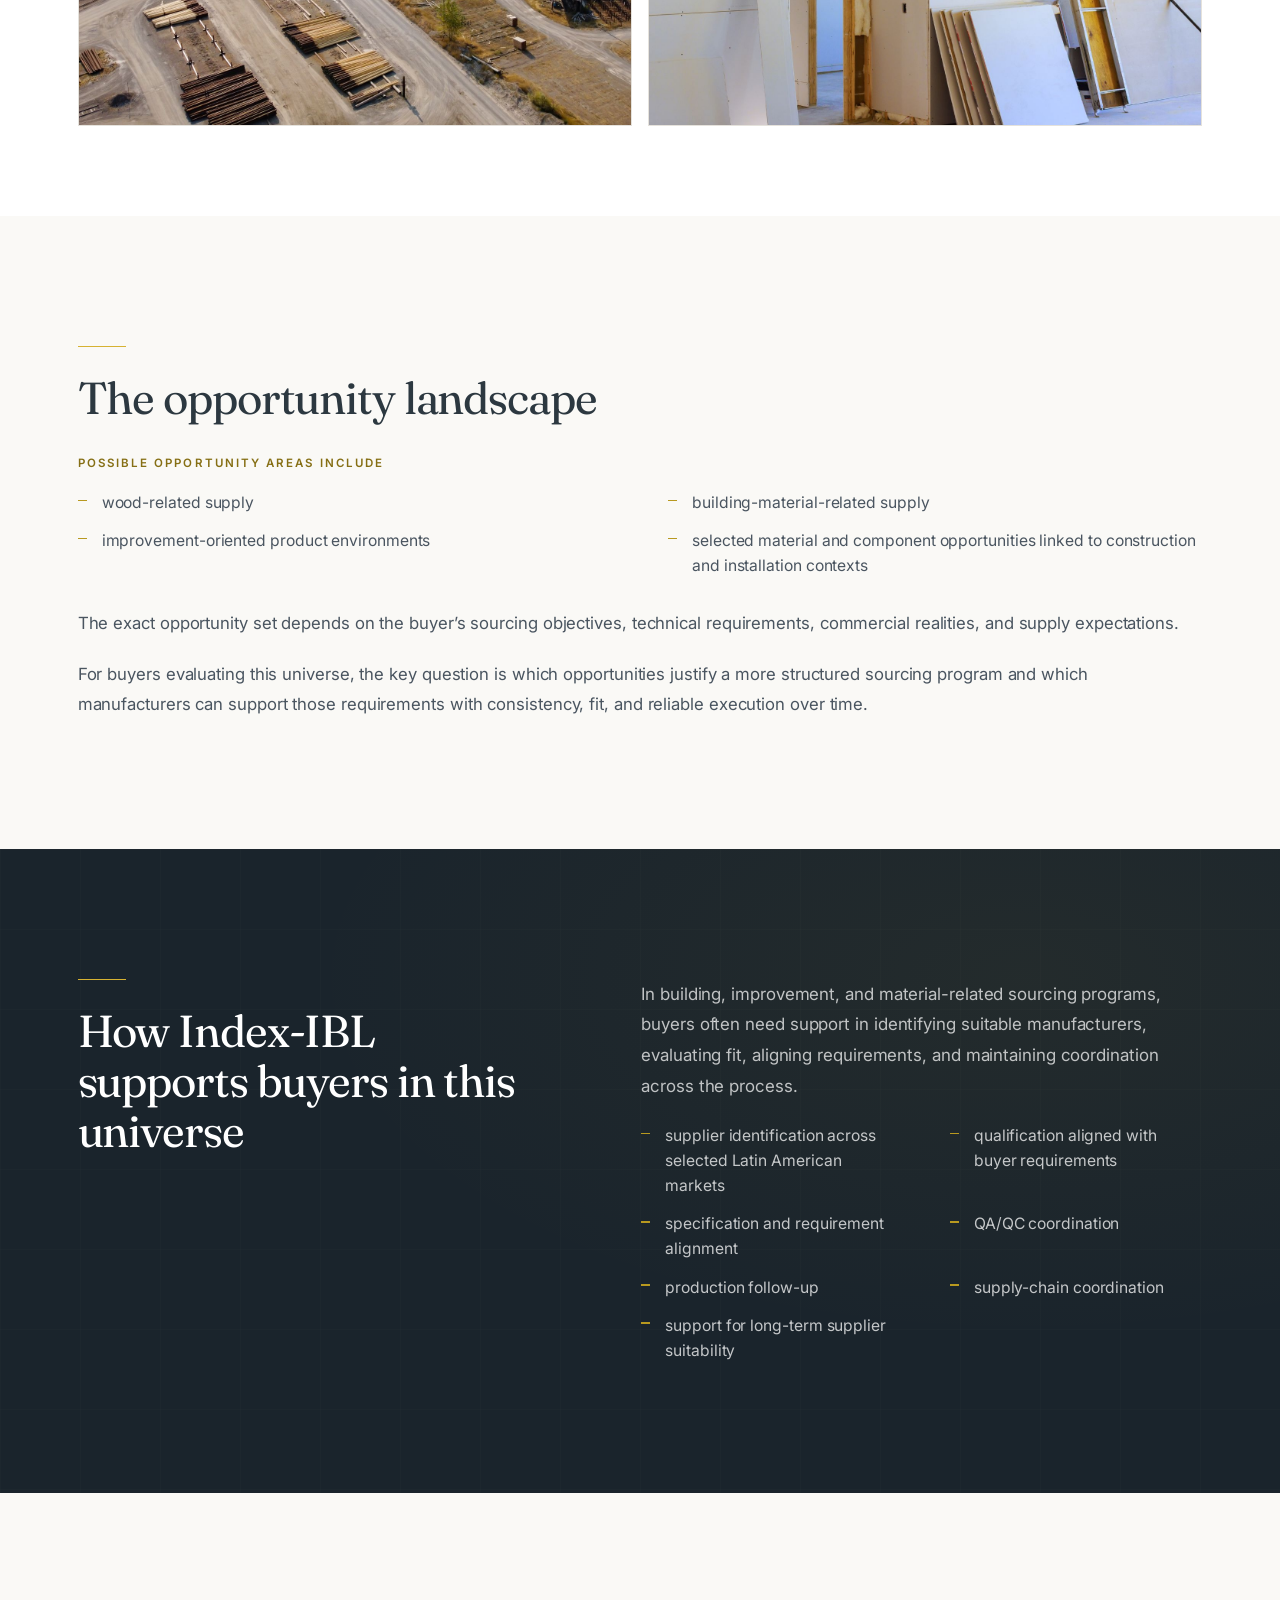
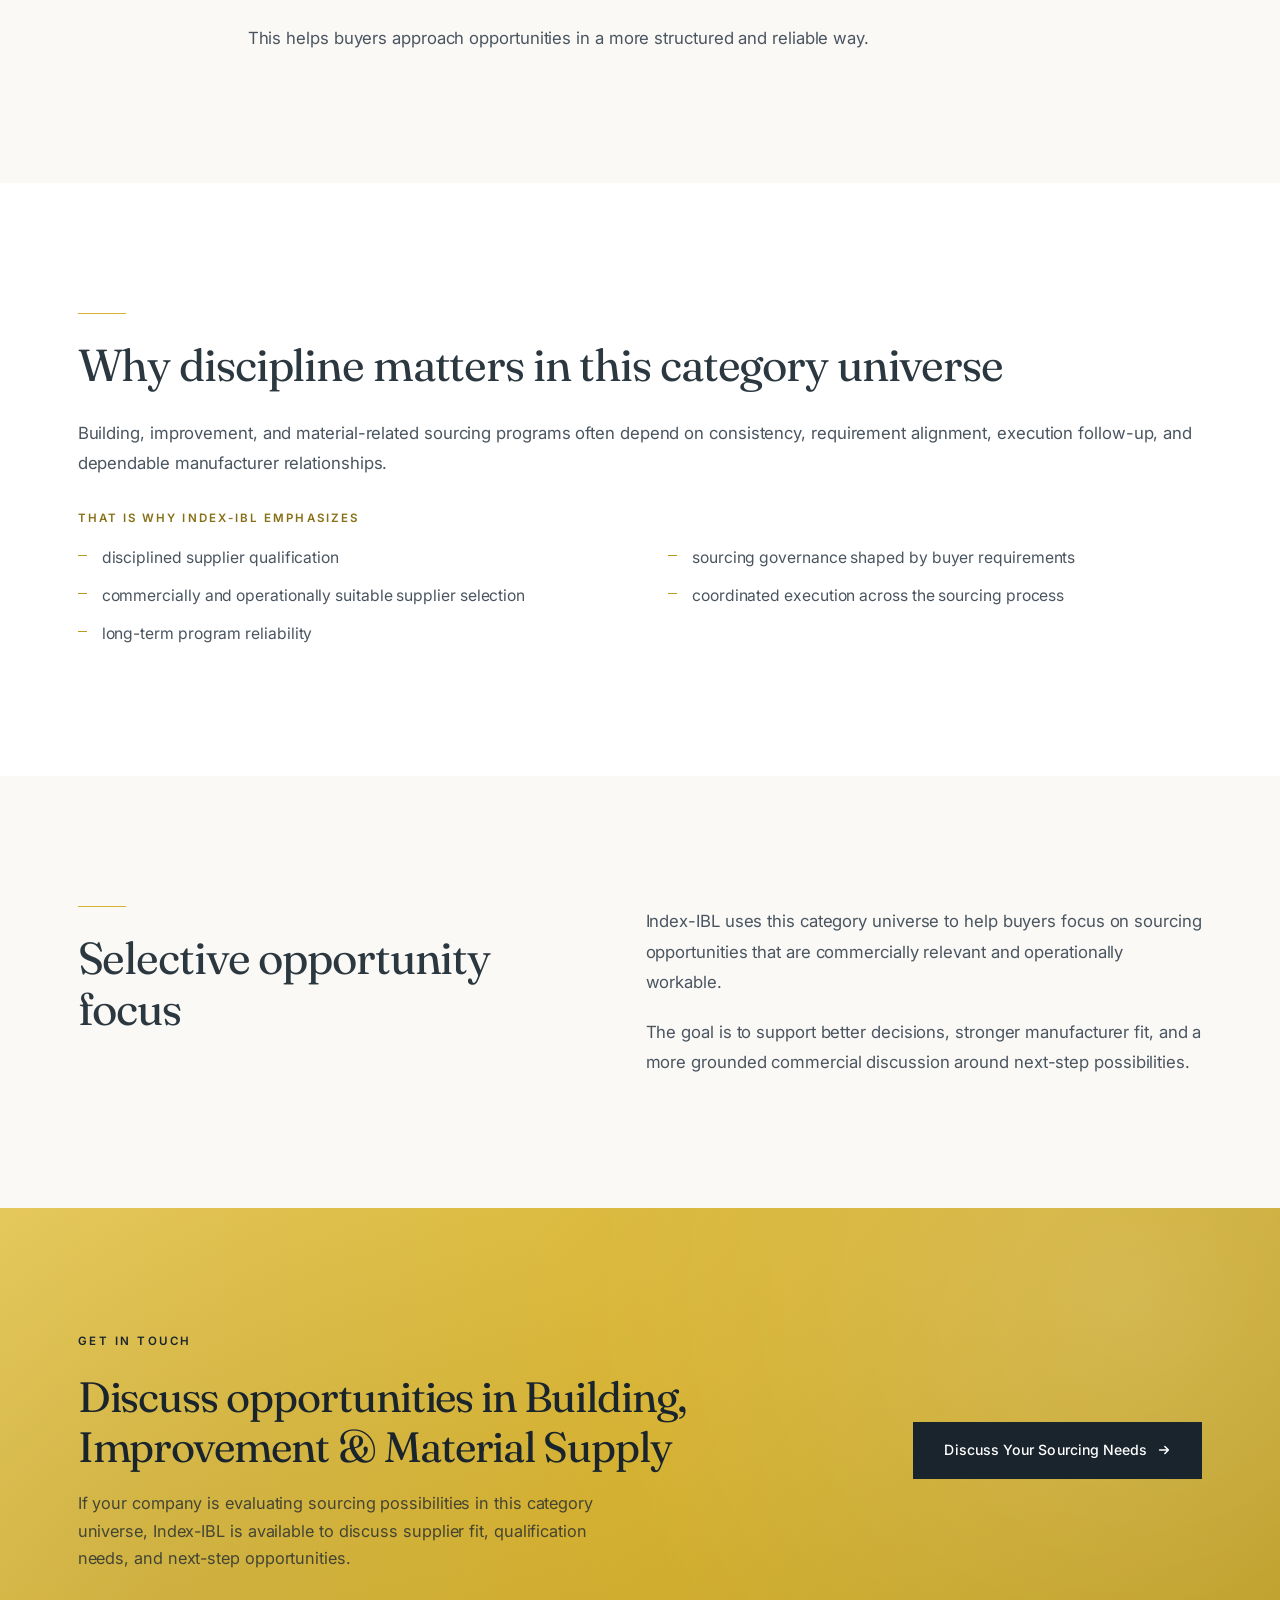
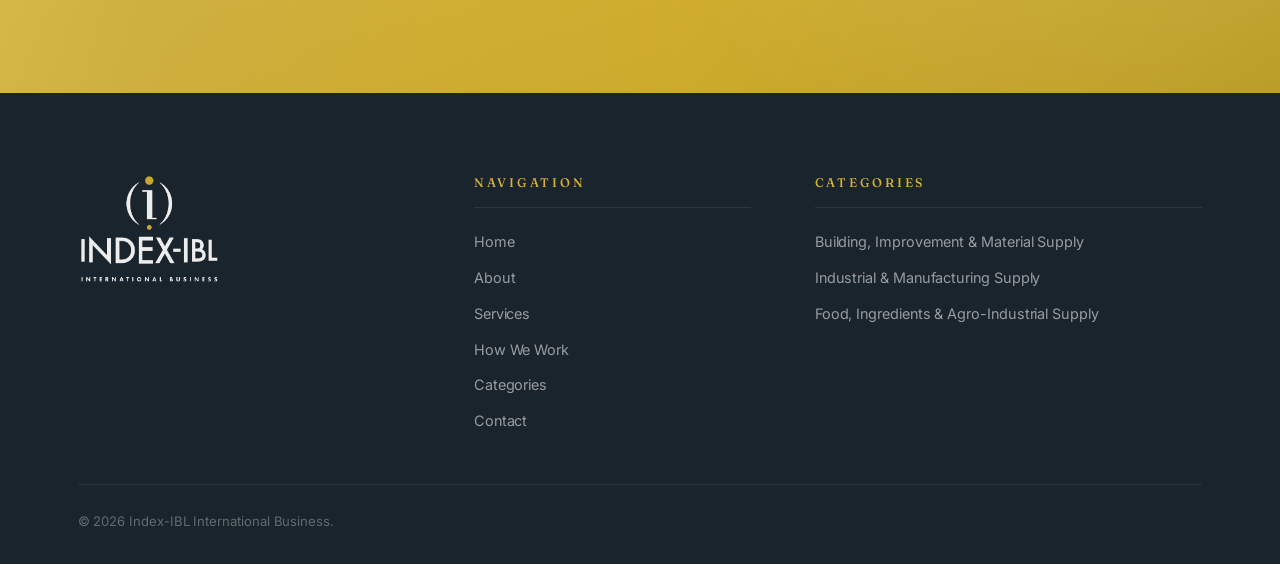
<file: building-improvement-material-supply.html>
<!DOCTYPE html>
<html lang="en">
<head>
<meta charset="UTF-8">
<meta name="viewport" content="width=device-width, initial-scale=1.0">
<title>Building, Improvement &amp; Material Supply — Index-IBL</title>
<link rel="icon" href="images/favicon.ico?v=3" sizes="any">
<link rel="icon" type="image/png" href="images/favicon.png?v=3">
<link rel="apple-touch-icon" href="images/apple-touch-icon.png?v=3">
<link rel="preconnect" href="https://fonts.googleapis.com">
<link rel="preconnect" href="https://fonts.gstatic.com" crossorigin>
<link href="https://fonts.googleapis.com/css2?family=Inter:wght@300;400;500;600;700&family=Fraunces:opsz,wght@9..144,300;9..144,400;9..144,500;9..144,600;9..144,700&display=swap" rel="stylesheet">
<link rel="stylesheet" href="style.css">
</head>
<body>
<header class="header">
  <div class="header-inner">
    <a href="index.html" class="logo" aria-label="Index-IBL Home">
      <img src="images/logo_index_horizontal.png" alt="Index-IBL International Business" class="logo-img">
    </a>
    <nav class="nav" aria-label="Primary">
      <ul>
        <li><a href="index.html">Home</a></li>
        <li><a href="about.html">About</a></li>
        <li><a href="services.html">Services</a></li>
        <li><a href="how-we-work.html">How We Work</a></li>
        <li><a href="categories.html" class="active">Categories</a></li>
        <li><a href="contact.html">Contact</a></li>
      </ul>
    </nav>
    <a href="contact.html" class="header-cta">
      <span>Discuss Your Sourcing Needs</span>
      <svg viewBox="0 0 16 16" fill="none" aria-hidden="true"><path d="M3 8h10M9 4l4 4-4 4" stroke="currentColor" stroke-width="1.6" stroke-linecap="round" stroke-linejoin="round"/></svg>
    </a>
  </div>
</header>

<main>
<section class="subhero">
  <div class="hero-bg" aria-hidden="true">
    <div class="subhero-glow"></div>
    <svg class="hero-grid" xmlns="http://www.w3.org/2000/svg">
      <defs><pattern id="sgrid" width="64" height="64" patternUnits="userSpaceOnUse"><path d="M 64 0 L 0 0 0 64" fill="none" stroke="rgba(255,255,255,0.035)" stroke-width="1"/></pattern></defs>
      <rect width="100%" height="100%" fill="url(#sgrid)"/>
    </svg>
  </div>
  <div class="subhero-inner">
    <div class="subhero-content">
      <div class="section-eyebrow eyebrow-light"><span class="line"></span><span>Sourcing Opportunities</span></div>
      <h1 class="subhero-title">Sourcing opportunities across selected building, improvement, and material-related categories in Latin America.</h1>
      <p class="subhero-lead">Latin America offers relevant sourcing opportunities across selected building, improvement, and material supply environments.</p>
    </div>
  </div>
  <div class="hero-divider" aria-hidden="true">
    <svg viewBox="0 0 1440 80" preserveAspectRatio="none" xmlns="http://www.w3.org/2000/svg"><path d="M0,80 L1440,80 L1440,40 Q720,0 0,40 Z" fill="#FFFFFF"/></svg>
  </div>
</section>
<section class="block block-narrow">
  <div class="block-inner">
      <div class="prose">
        <p class="lead">For institutional buyers, these opportunities may be especially relevant where supplier diversification, product development, cost-structure evaluation, or stronger sourcing discipline are part of the commercial objective.</p>
        <p>Index-IBL approaches this universe as a strategic sourcing environment where better manufacturer selection, closer requirement alignment, and stronger execution support can improve the sourcing outcome.</p>
      </div>
  </div>
</section>
<section class="block block-tight">
  <div class="block-inner">
    <div class="media-duo">
      <div class="media" data-slot="build-01-patio-de-madeira.jpg"><img src="images/build-01-patio-de-madeira.jpg" alt="Lumber yard and timber storage" loading="lazy" onerror="this.remove()"></div>
      <div class="media" data-slot="build-02-obra-e-instalacao.jpg"><img src="images/build-02-obra-e-instalacao.jpg" alt="Building materials during installation" loading="lazy" onerror="this.remove()"></div>
    </div>
  </div>
</section>
<section class="block block-paper">
  <div class="block-inner block-narrow">
    <span class="split-rule"></span>
    <h2 class="section-title" style="margin-bottom:28px;">The opportunity landscape</h2>
    <div class="prose">
    </div>
    <div class="list-label" style="margin-top:30px;">Possible opportunity areas include</div>
    <ul class="list-2col">
        <li>wood-related supply</li>
        <li>building-material-related supply</li>
        <li>improvement-oriented product environments</li>
        <li>selected material and component opportunities linked to construction and installation contexts</li>
    </ul>
    <div class="prose" style="margin-top:30px;">
      <p>The exact opportunity set depends on the buyer&#8217;s sourcing objectives, technical requirements, commercial realities, and supply expectations.</p>
      <p>For buyers evaluating this universe, the key question is which opportunities justify a more structured sourcing program and which manufacturers can support those requirements with consistency, fit, and reliable execution over time.</p>
    </div>
  </div>
</section>
<section class="band">
  <div class="band-bg" aria-hidden="true"><svg xmlns="http://www.w3.org/2000/svg"><defs><pattern id="bgrid" width="80" height="80" patternUnits="userSpaceOnUse"><path d="M 80 0 L 0 0 0 80" fill="none" stroke="rgba(255,255,255,0.025)" stroke-width="1"/></pattern></defs><rect width="100%" height="100%" fill="url(#bgrid)"/></svg></div>
  <div class="band-inner">
    <div class="band-left">
      <span class="split-rule"></span>
      <h2 class="section-title section-title-light">How Index-IBL supports buyers in this universe</h2>
    </div>
    <div class="band-right band-prose">
        <p>In building, improvement, and material-related sourcing programs, buyers often need support in identifying suitable manufacturers, evaluating fit, aligning requirements, and maintaining coordination across the process.</p>
        <ul class="list-2col" style="margin-top:22px;">
          <li>supplier identification across selected Latin American markets</li>
          <li>qualification aligned with buyer requirements</li>
          <li>specification and requirement alignment</li>
          <li>QA/QC coordination</li>
          <li>production follow-up</li>
          <li>supply-chain coordination</li>
          <li>support for long-term supplier suitability</li>
        </ul>
    </div>
  </div>
</section>
<section class="block block-paper block-narrow">
  <div class="block-inner">
      <div class="prose">
        <p>This helps buyers approach opportunities in a more structured and reliable way.</p>
      </div>
  </div>
</section>
<section class="block">
  <div class="block-inner block-narrow">
    <span class="split-rule"></span>
    <h2 class="section-title" style="margin-bottom:28px;">Why discipline matters in this category universe</h2>
    <div class="prose">
      <p>Building, improvement, and material-related sourcing programs often depend on consistency, requirement alignment, execution follow-up, and dependable manufacturer relationships.</p>
    </div>
    <div class="list-label" style="margin-top:30px;">That is why Index-IBL emphasizes</div>
    <ul class="list-2col">
        <li>disciplined supplier qualification</li>
        <li>sourcing governance shaped by buyer requirements</li>
        <li>commercially and operationally suitable supplier selection</li>
        <li>coordinated execution across the sourcing process</li>
        <li>long-term program reliability</li>
    </ul>
  </div>
</section>
<section class="block split block-paper">
  <div class="block-inner">
    <div class="split-left">
      <span class="split-rule"></span>
      <h2 class="section-title">Selective opportunity focus</h2>
    </div>
    <div class="split-right prose">
        <p>Index-IBL uses this category universe to help buyers focus on sourcing opportunities that are commercially relevant and operationally workable.</p>
        <p>The goal is to support better decisions, stronger manufacturer fit, and a more grounded commercial discussion around next-step possibilities.</p>
    </div>
  </div>
</section>
<section class="cta-band">
  <div class="cta-band-inner">
    <div class="cta-band-content">
      <div class="section-eyebrow eyebrow-on-gold"><span class="line"></span><span>Get in touch</span></div>
      <h2>Discuss opportunities in Building, Improvement &amp; Material Supply</h2>
      <p>If your company is evaluating sourcing possibilities in this category universe, Index-IBL is available to discuss supplier fit, qualification needs, and next-step opportunities.</p>
    </div>
    <div class="cta-band-actions">
      <a href="contact.html" class="btn btn-on-gold"><span>Discuss Your Sourcing Needs</span><svg viewBox="0 0 16 16" fill="none" aria-hidden="true"><path d="M3 8h10M9 4l4 4-4 4" stroke="currentColor" stroke-width="1.8" stroke-linecap="round" stroke-linejoin="round"/></svg></a>
    </div>
  </div>
</section>
</main>

<footer class="footer">
  <div class="footer-inner">
    <div class="footer-grid">
      <div class="footer-brand">
        <img src="images/logo_index_branco_v2.png" alt="Index-IBL" class="logo-img logo-img-footer">
      </div>
      <div class="footer-col">
        <h5>Navigation</h5>
        <ul>
          <li><a href="index.html">Home</a></li>
          <li><a href="about.html">About</a></li>
          <li><a href="services.html">Services</a></li>
          <li><a href="how-we-work.html">How We Work</a></li>
          <li><a href="categories.html">Categories</a></li>
          <li><a href="contact.html">Contact</a></li>
        </ul>
      </div>
      <div class="footer-col">
        <h5>Categories</h5>
        <ul>
          <li><a href="building-improvement-material-supply.html">Building, Improvement &amp; Material Supply</a></li>
          <li><a href="industrial-manufacturing-supply.html">Industrial &amp; Manufacturing Supply</a></li>
          <li><a href="food-ingredients-agro-industrial-supply.html">Food, Ingredients &amp; Agro-Industrial Supply</a></li>
        </ul>
      </div>
    </div>
    <div class="footer-bottom">
      <span>&copy; 2026 Index-IBL International Business.</span>
    </div>
  </div>
</footer>

<script src="translations.js"></script>
<script src="i18n.js"></script>
</body>
</html>
</file>
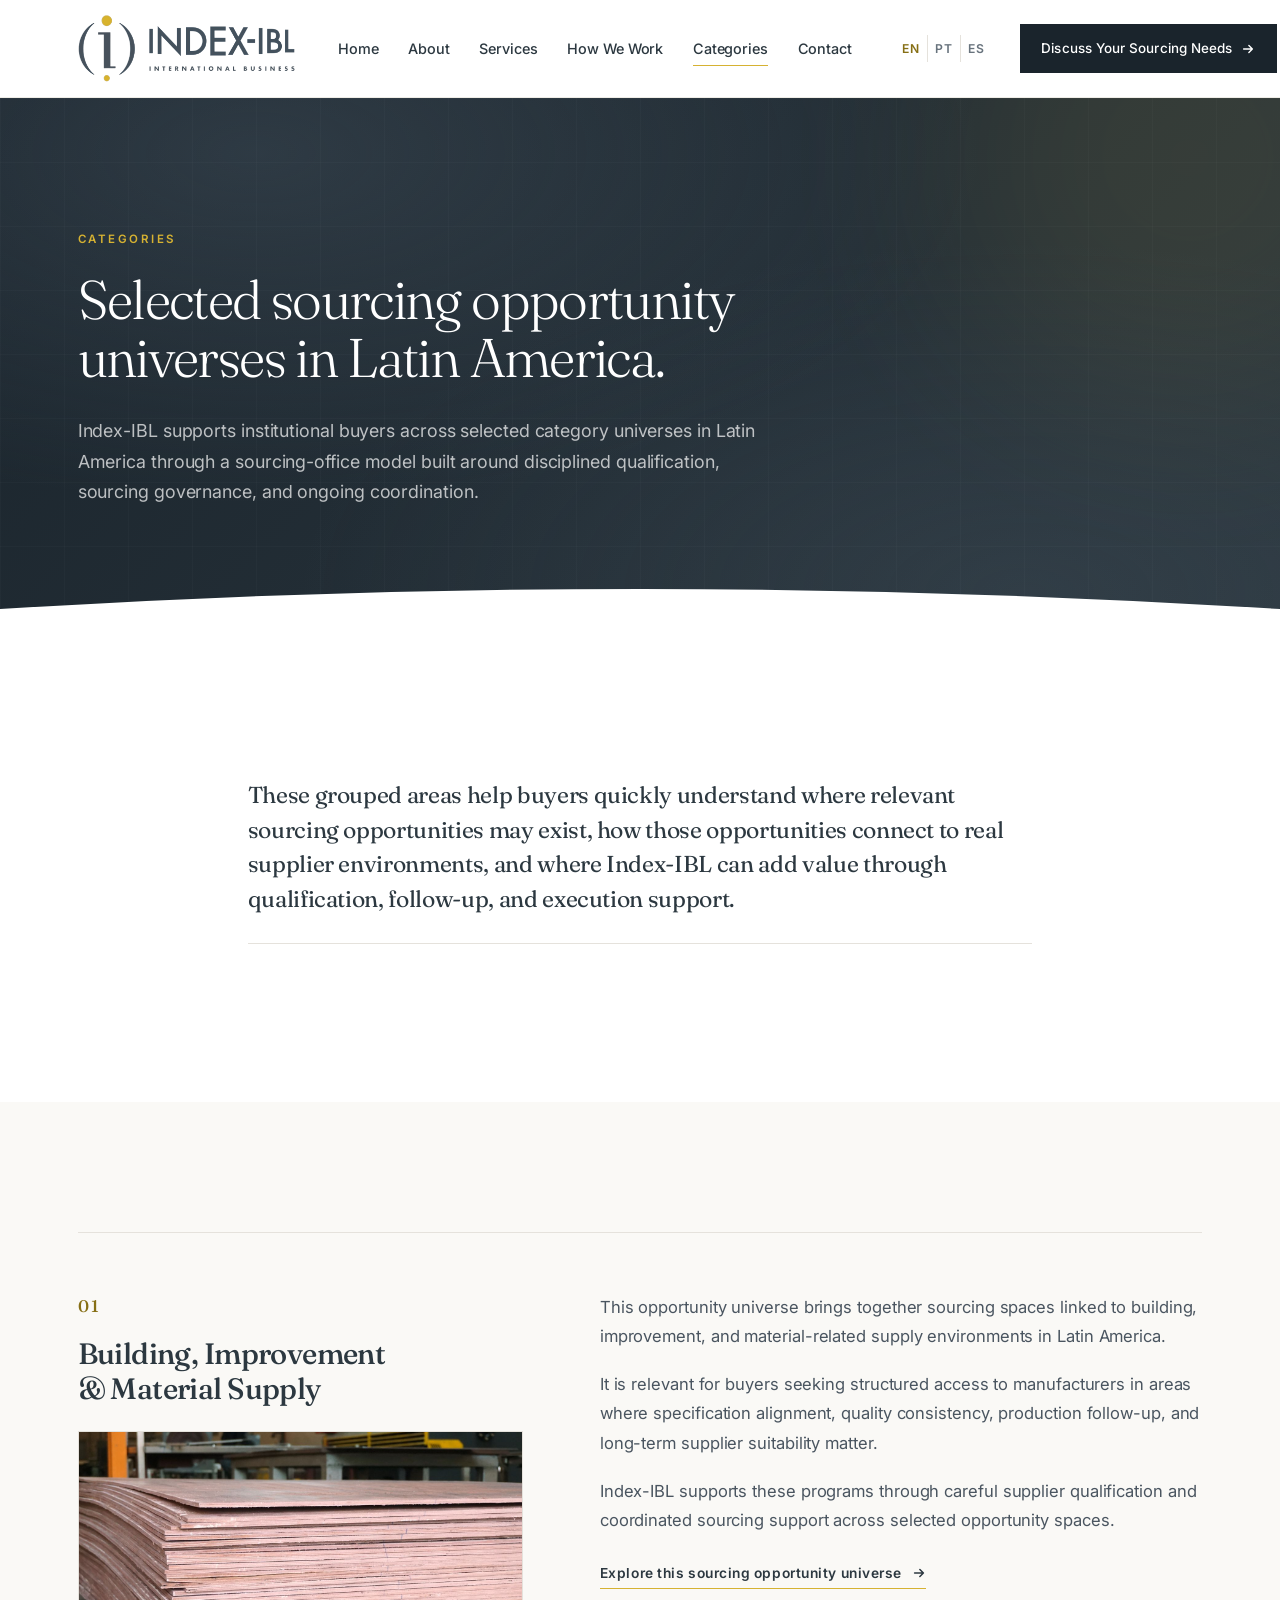
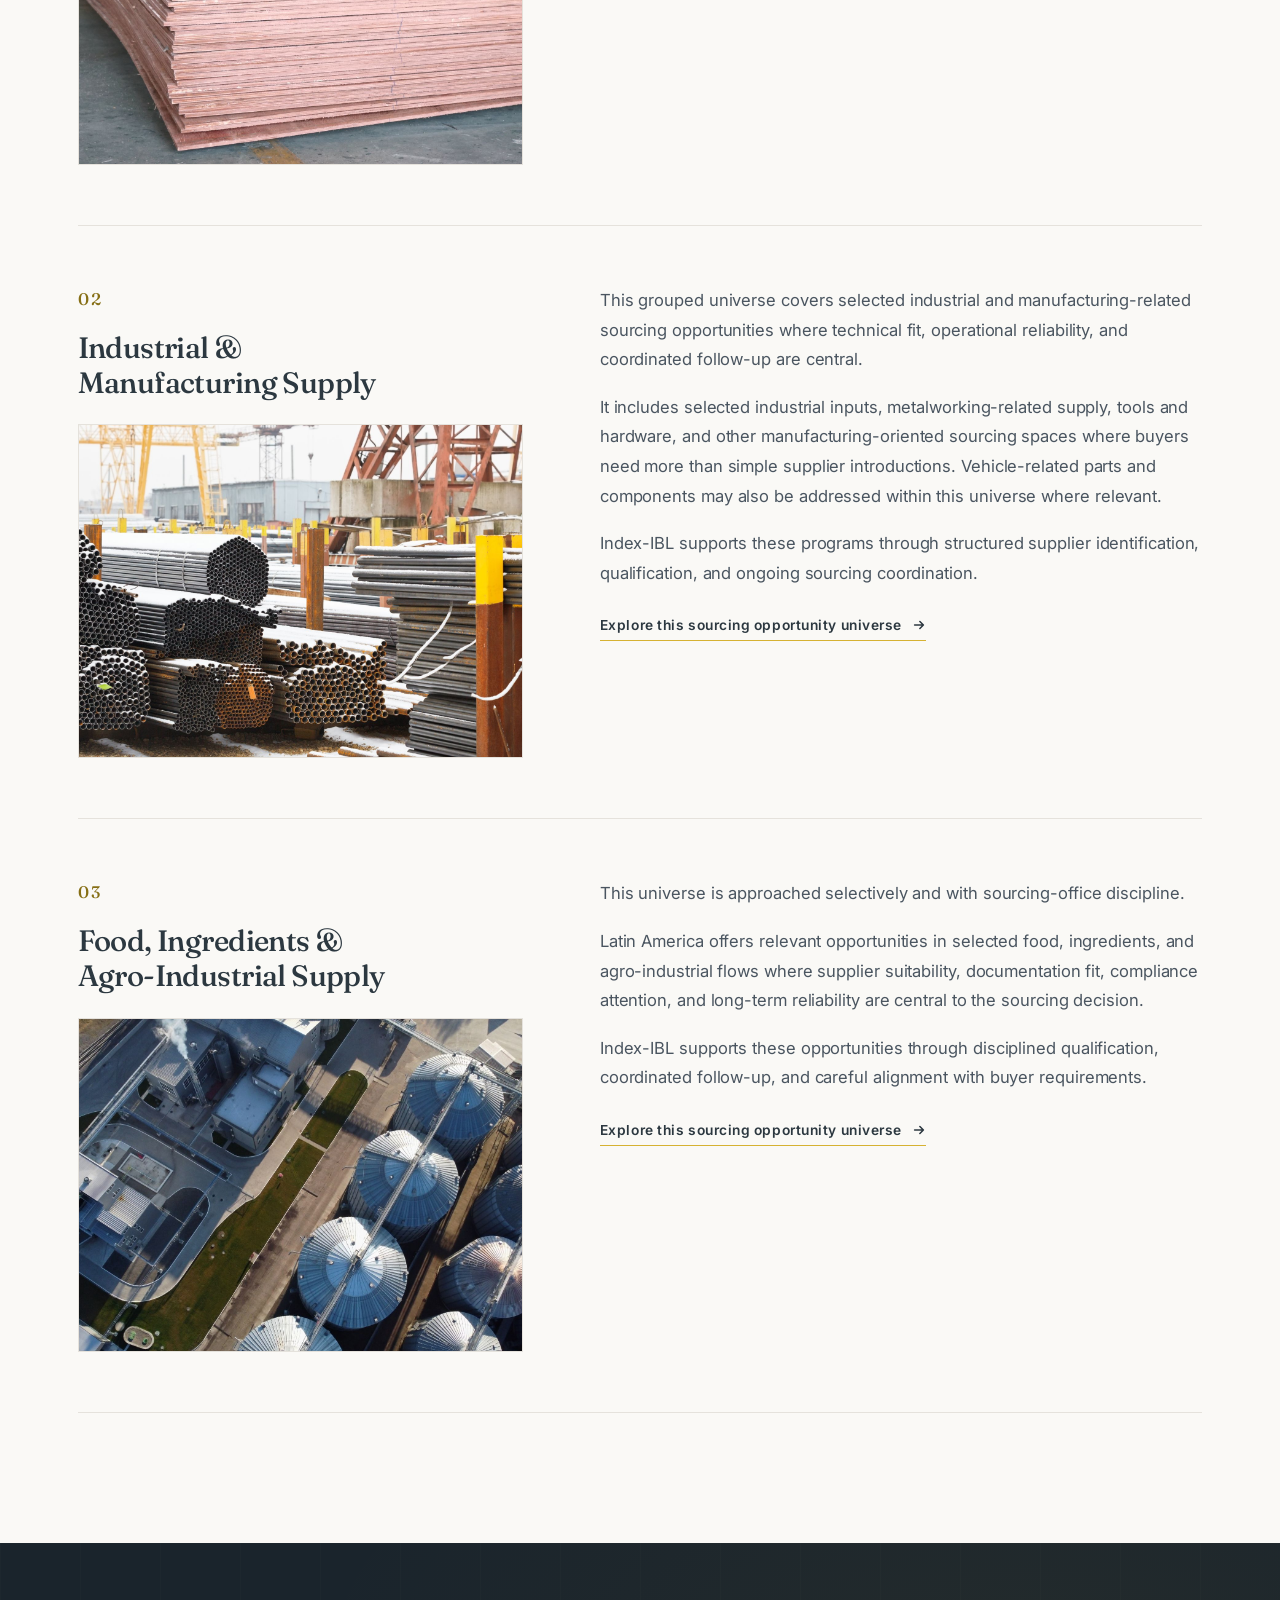
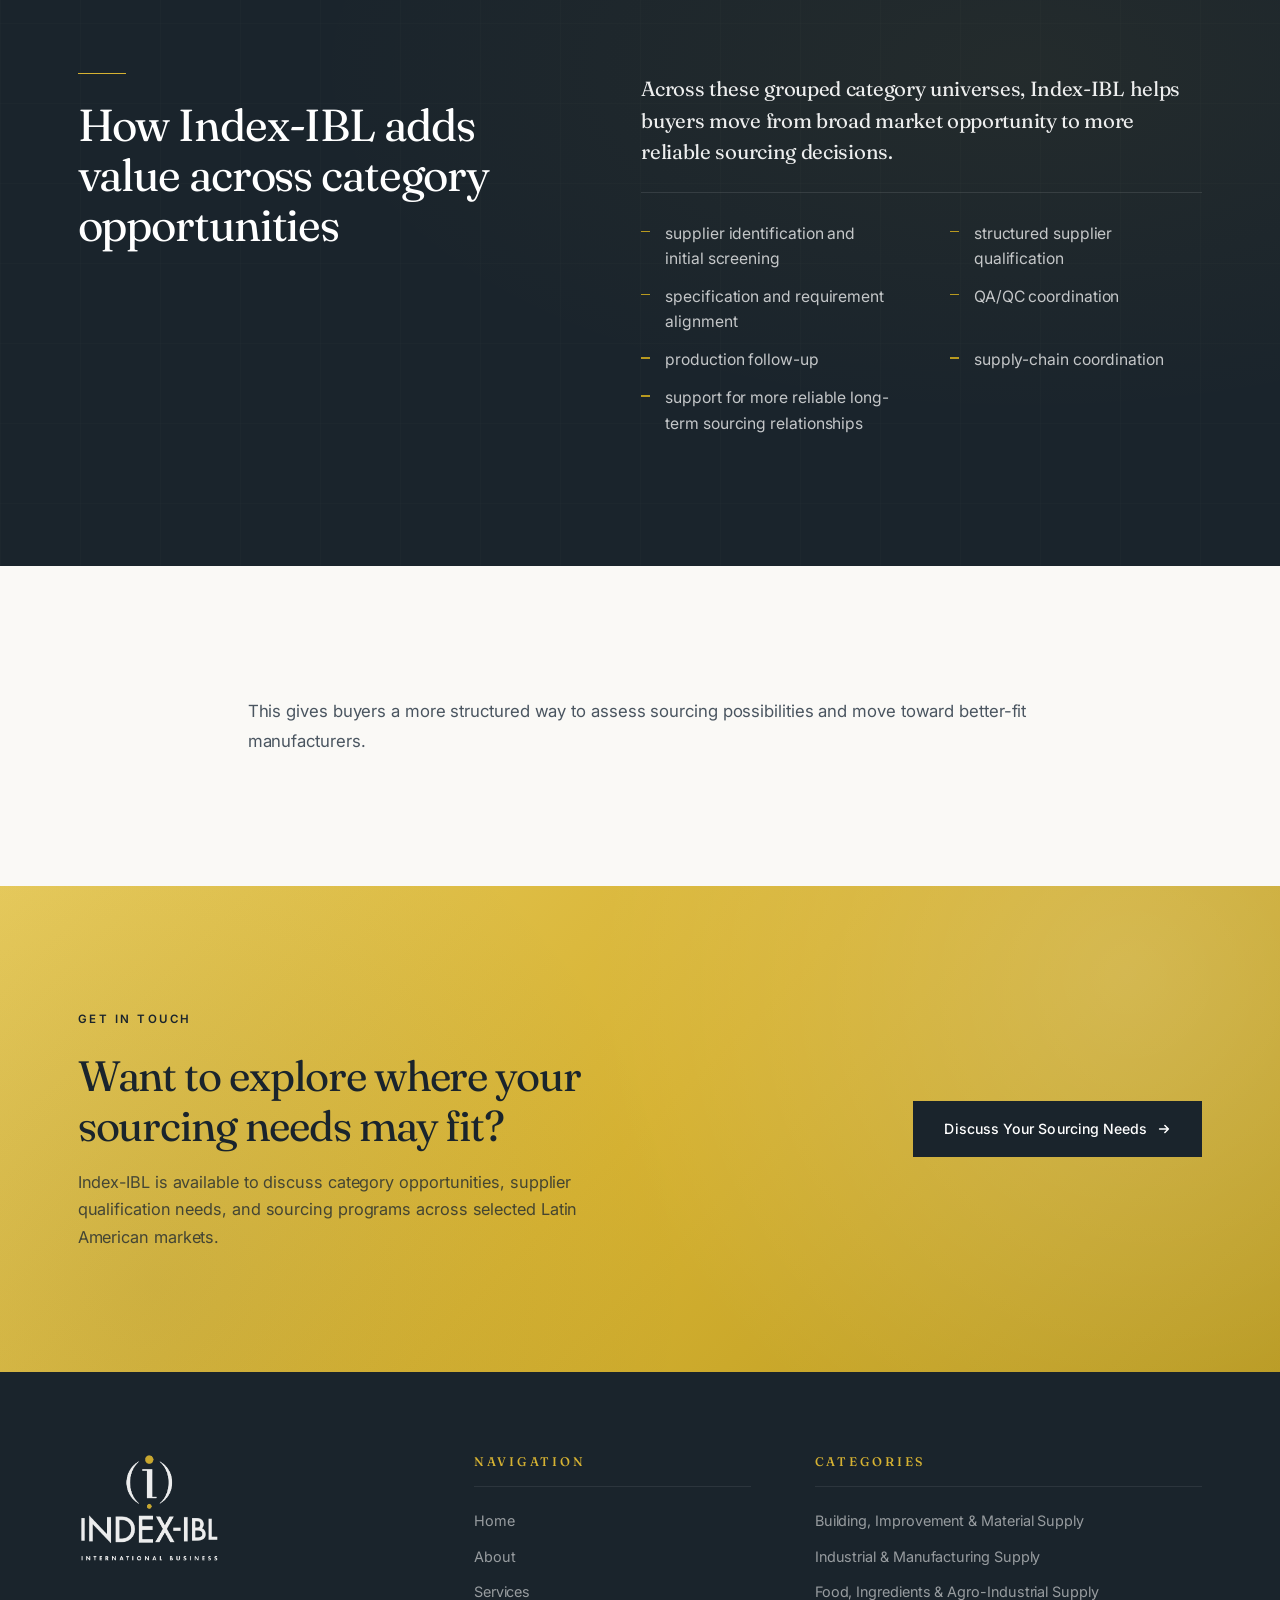
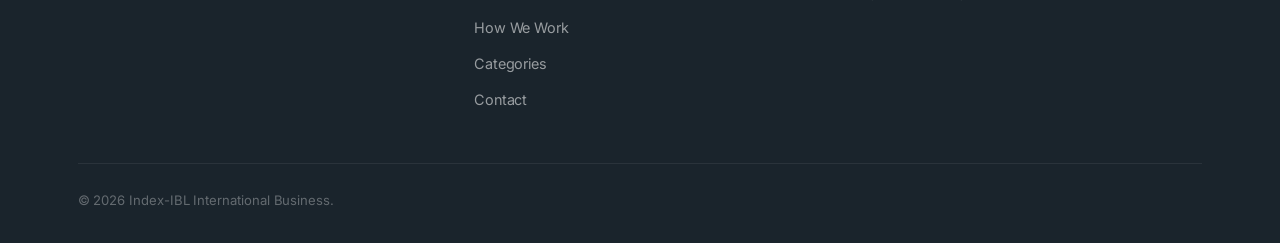
<file: categories.html>
<!DOCTYPE html>
<html lang="en">
<head>
<meta charset="UTF-8">
<meta name="viewport" content="width=device-width, initial-scale=1.0">
<title>Categories — Index-IBL International Business</title>
<link rel="icon" href="images/favicon.ico?v=3" sizes="any">
<link rel="icon" type="image/png" href="images/favicon.png?v=3">
<link rel="apple-touch-icon" href="images/apple-touch-icon.png?v=3">
<link rel="preconnect" href="https://fonts.googleapis.com">
<link rel="preconnect" href="https://fonts.gstatic.com" crossorigin>
<link href="https://fonts.googleapis.com/css2?family=Inter:wght@300;400;500;600;700&family=Fraunces:opsz,wght@9..144,300;9..144,400;9..144,500;9..144,600;9..144,700&display=swap" rel="stylesheet">
<link rel="stylesheet" href="style.css">
</head>
<body>
<header class="header">
  <div class="header-inner">
    <a href="index.html" class="logo" aria-label="Index-IBL Home">
      <img src="images/logo_index_horizontal.png" alt="Index-IBL International Business" class="logo-img">
    </a>
    <nav class="nav" aria-label="Primary">
      <ul>
        <li><a href="index.html">Home</a></li>
        <li><a href="about.html">About</a></li>
        <li><a href="services.html">Services</a></li>
        <li><a href="how-we-work.html">How We Work</a></li>
        <li><a href="categories.html" class="active">Categories</a></li>
        <li><a href="contact.html">Contact</a></li>
      </ul>
    </nav>
    <a href="contact.html" class="header-cta">
      <span>Discuss Your Sourcing Needs</span>
      <svg viewBox="0 0 16 16" fill="none" aria-hidden="true"><path d="M3 8h10M9 4l4 4-4 4" stroke="currentColor" stroke-width="1.6" stroke-linecap="round" stroke-linejoin="round"/></svg>
    </a>
  </div>
</header>

<main>
<section class="subhero">
  <div class="hero-bg" aria-hidden="true">
    <div class="subhero-glow"></div>
    <svg class="hero-grid" xmlns="http://www.w3.org/2000/svg">
      <defs><pattern id="sgrid" width="64" height="64" patternUnits="userSpaceOnUse"><path d="M 64 0 L 0 0 0 64" fill="none" stroke="rgba(255,255,255,0.035)" stroke-width="1"/></pattern></defs>
      <rect width="100%" height="100%" fill="url(#sgrid)"/>
    </svg>
  </div>
  <div class="subhero-inner">
    <div class="subhero-content">
      <div class="section-eyebrow eyebrow-light"><span class="line"></span><span>Categories</span></div>
      <h1 class="subhero-title">Selected sourcing opportunity universes in Latin America.</h1>
      <p class="subhero-lead">Index-IBL supports institutional buyers across selected category universes in Latin America through a sourcing-office model built around disciplined qualification, sourcing governance, and ongoing coordination.</p>
    </div>
  </div>
  <div class="hero-divider" aria-hidden="true">
    <svg viewBox="0 0 1440 80" preserveAspectRatio="none" xmlns="http://www.w3.org/2000/svg"><path d="M0,80 L1440,80 L1440,40 Q720,0 0,40 Z" fill="#FFFFFF"/></svg>
  </div>
</section>
<section class="block block-narrow">
  <div class="block-inner">
      <div class="prose">
        <p class="lead">These grouped areas help buyers quickly understand where relevant sourcing opportunities may exist, how those opportunities connect to real supplier environments, and where Index-IBL can add value through qualification, follow-up, and execution support.</p>
      </div>
  </div>
</section>
<section class="block block-paper">
  <div class="block-inner">
    <div class="catblocks">
    <article class="catblock">
      <div class="catblock-mark">
        <span class="catblock-num">01</span>
        <h3>Building, Improvement &amp; Material Supply</h3>
        <div class="media" data-slot="cat-01-madeira-e-materiais.jpg"><img src="images/cat-01-madeira-e-materiais.jpg" alt="Wood panels and building materials" loading="lazy" onerror="this.remove()"></div>
      </div>
      <div class="catblock-body">
        <p>This opportunity universe brings together sourcing spaces linked to building, improvement, and material-related supply environments in Latin America.</p>
        <p>It is relevant for buyers seeking structured access to manufacturers in areas where specification alignment, quality consistency, production follow-up, and long-term supplier suitability matter.</p>
        <p>Index-IBL supports these programs through careful supplier qualification and coordinated sourcing support across selected opportunity spaces.</p>
        <a href="building-improvement-material-supply.html" class="catlink"><span>Explore this sourcing opportunity universe</span><svg viewBox="0 0 16 16" fill="none" aria-hidden="true"><path d="M3 8h10M9 4l4 4-4 4" stroke="currentColor" stroke-width="1.8" stroke-linecap="round" stroke-linejoin="round"/></svg></a>
      </div>
    </article>
    <article class="catblock">
      <div class="catblock-mark">
        <span class="catblock-num">02</span>
        <h3>Industrial &amp; Manufacturing Supply</h3>
        <div class="media" data-slot="cat-02-metal-e-ferramentas.jpg"><img src="images/cat-02-metal-e-ferramentas.jpg" alt="Metal products and industrial inputs" loading="lazy" onerror="this.remove()"></div>
      </div>
      <div class="catblock-body">
        <p>This grouped universe covers selected industrial and manufacturing-related sourcing opportunities where technical fit, operational reliability, and coordinated follow-up are central.</p>
        <p>It includes selected industrial inputs, metalworking-related supply, tools and hardware, and other manufacturing-oriented sourcing spaces where buyers need more than simple supplier introductions. Vehicle-related parts and components may also be addressed within this universe where relevant.</p>
        <p>Index-IBL supports these programs through structured supplier identification, qualification, and ongoing sourcing coordination.</p>
        <a href="industrial-manufacturing-supply.html" class="catlink"><span>Explore this sourcing opportunity universe</span><svg viewBox="0 0 16 16" fill="none" aria-hidden="true"><path d="M3 8h10M9 4l4 4-4 4" stroke="currentColor" stroke-width="1.8" stroke-linecap="round" stroke-linejoin="round"/></svg></a>
      </div>
    </article>
    <article class="catblock">
      <div class="catblock-mark">
        <span class="catblock-num">03</span>
        <h3>Food, Ingredients &amp; Agro-Industrial Supply</h3>
        <div class="media" data-slot="cat-03-graos-e-ingredientes.jpg"><img src="images/cat-03-graos-e-ingredientes.jpg" alt="Agro-industrial storage and processing" loading="lazy" onerror="this.remove()"></div>
      </div>
      <div class="catblock-body">
        <p>This universe is approached selectively and with sourcing-office discipline.</p>
        <p>Latin America offers relevant opportunities in selected food, ingredients, and agro-industrial flows where supplier suitability, documentation fit, compliance attention, and long-term reliability are central to the sourcing decision.</p>
        <p>Index-IBL supports these opportunities through disciplined qualification, coordinated follow-up, and careful alignment with buyer requirements.</p>
        <a href="food-ingredients-agro-industrial-supply.html" class="catlink"><span>Explore this sourcing opportunity universe</span><svg viewBox="0 0 16 16" fill="none" aria-hidden="true"><path d="M3 8h10M9 4l4 4-4 4" stroke="currentColor" stroke-width="1.8" stroke-linecap="round" stroke-linejoin="round"/></svg></a>
      </div>
    </article>
    </div>
  </div>
</section>
<section class="band">
  <div class="band-bg" aria-hidden="true"><svg xmlns="http://www.w3.org/2000/svg"><defs><pattern id="bgrid" width="80" height="80" patternUnits="userSpaceOnUse"><path d="M 80 0 L 0 0 0 80" fill="none" stroke="rgba(255,255,255,0.025)" stroke-width="1"/></pattern></defs><rect width="100%" height="100%" fill="url(#bgrid)"/></svg></div>
  <div class="band-inner">
    <div class="band-left">
      <span class="split-rule"></span>
      <h2 class="section-title section-title-light">How Index-IBL adds value across category opportunities</h2>
    </div>
    <div class="band-right band-prose">
        <p class="lead">Across these grouped category universes, Index-IBL helps buyers move from broad market opportunity to more reliable sourcing decisions.</p>
        <ul class="list-2col" style="margin-top:22px;">
          <li>supplier identification and initial screening</li>
          <li>structured supplier qualification</li>
          <li>specification and requirement alignment</li>
          <li>QA/QC coordination</li>
          <li>production follow-up</li>
          <li>supply-chain coordination</li>
          <li>support for more reliable long-term sourcing relationships</li>
        </ul>
    </div>
  </div>
</section>
<section class="block block-paper block-narrow">
  <div class="block-inner">
      <div class="prose">
        <p>This gives buyers a more structured way to assess sourcing possibilities and move toward better-fit manufacturers.</p>
      </div>
  </div>
</section>
<section class="cta-band">
  <div class="cta-band-inner">
    <div class="cta-band-content">
      <div class="section-eyebrow eyebrow-on-gold"><span class="line"></span><span>Get in touch</span></div>
      <h2>Want to explore where your sourcing needs may fit?</h2>
      <p>Index-IBL is available to discuss category opportunities, supplier qualification needs, and sourcing programs across selected Latin American markets.</p>
    </div>
    <div class="cta-band-actions">
      <a href="contact.html" class="btn btn-on-gold"><span>Discuss Your Sourcing Needs</span><svg viewBox="0 0 16 16" fill="none" aria-hidden="true"><path d="M3 8h10M9 4l4 4-4 4" stroke="currentColor" stroke-width="1.8" stroke-linecap="round" stroke-linejoin="round"/></svg></a>
    </div>
  </div>
</section>
</main>

<footer class="footer">
  <div class="footer-inner">
    <div class="footer-grid">
      <div class="footer-brand">
        <img src="images/logo_index_branco_v2.png" alt="Index-IBL" class="logo-img logo-img-footer">
      </div>
      <div class="footer-col">
        <h5>Navigation</h5>
        <ul>
          <li><a href="index.html">Home</a></li>
          <li><a href="about.html">About</a></li>
          <li><a href="services.html">Services</a></li>
          <li><a href="how-we-work.html">How We Work</a></li>
          <li><a href="categories.html">Categories</a></li>
          <li><a href="contact.html">Contact</a></li>
        </ul>
      </div>
      <div class="footer-col">
        <h5>Categories</h5>
        <ul>
          <li><a href="building-improvement-material-supply.html">Building, Improvement &amp; Material Supply</a></li>
          <li><a href="industrial-manufacturing-supply.html">Industrial &amp; Manufacturing Supply</a></li>
          <li><a href="food-ingredients-agro-industrial-supply.html">Food, Ingredients &amp; Agro-Industrial Supply</a></li>
        </ul>
      </div>
    </div>
    <div class="footer-bottom">
      <span>&copy; 2026 Index-IBL International Business.</span>
    </div>
  </div>
</footer>

<script src="translations.js"></script>
<script src="i18n.js"></script>
</body>
</html>
</file>
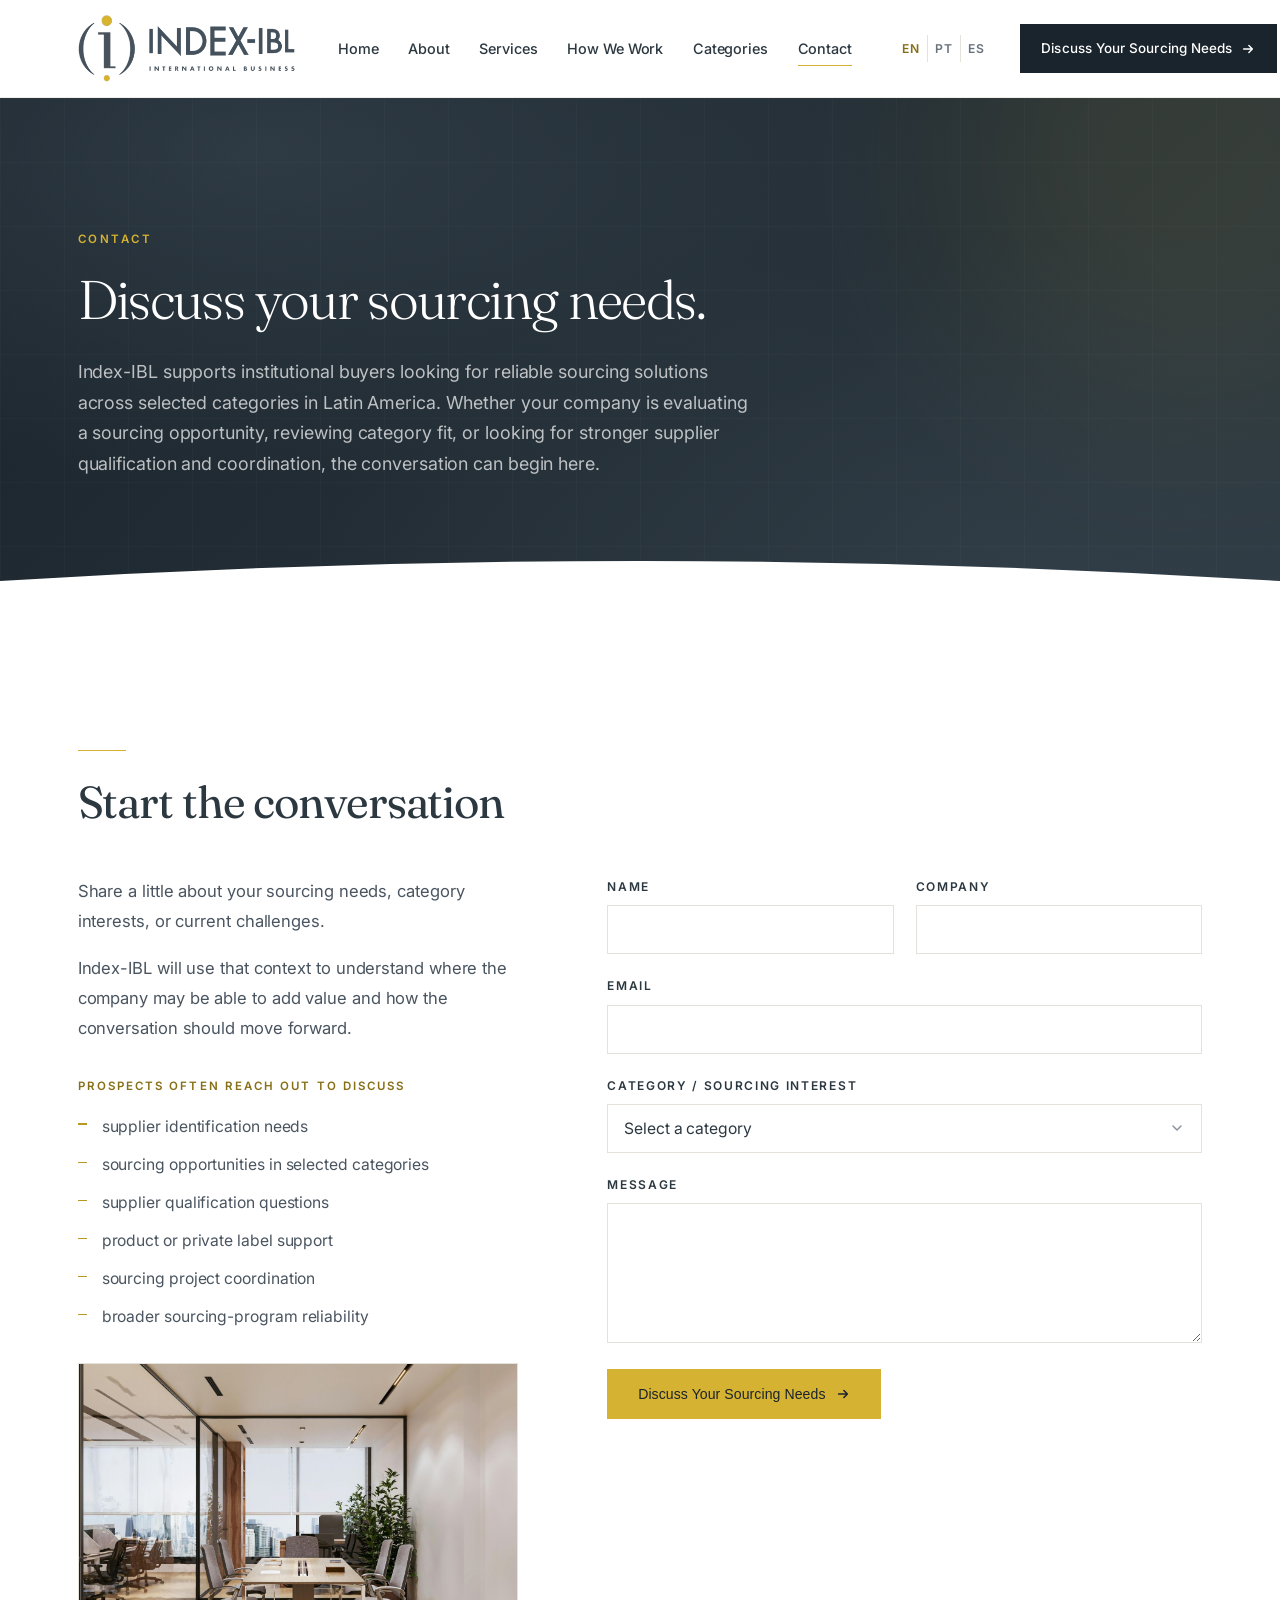
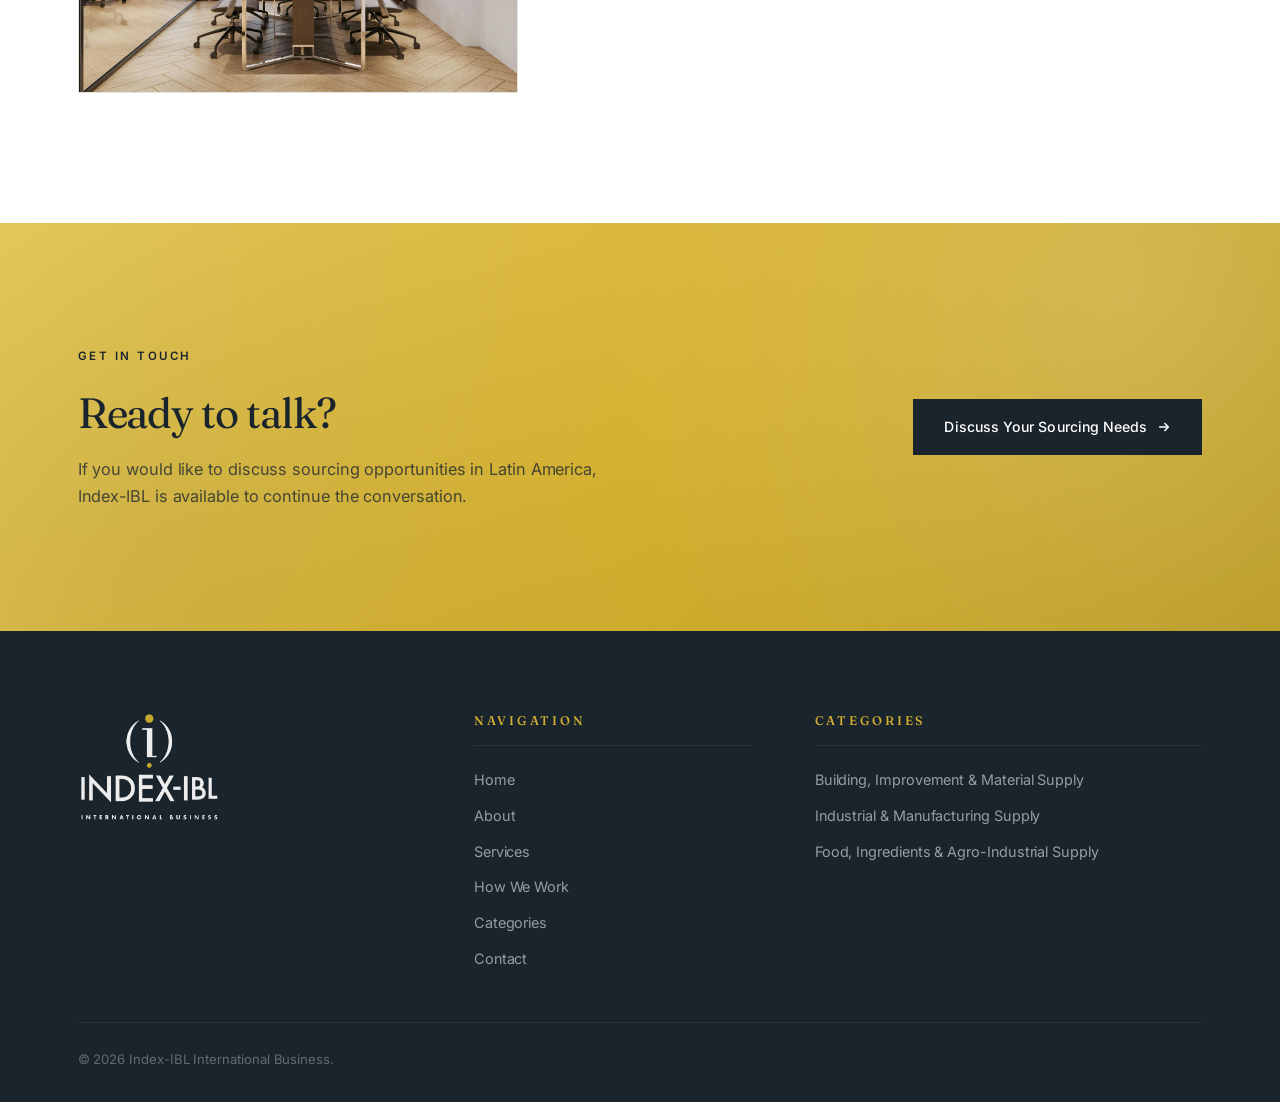
<file: contact.html>
<!DOCTYPE html>
<html lang="en">
<head>
<meta charset="UTF-8">
<meta name="viewport" content="width=device-width, initial-scale=1.0">
<title>Contact — Index-IBL International Business</title>
<link rel="icon" href="images/favicon.ico?v=3" sizes="any">
<link rel="icon" type="image/png" href="images/favicon.png?v=3">
<link rel="apple-touch-icon" href="images/apple-touch-icon.png?v=3">
<link rel="preconnect" href="https://fonts.googleapis.com">
<link rel="preconnect" href="https://fonts.gstatic.com" crossorigin>
<link href="https://fonts.googleapis.com/css2?family=Inter:wght@300;400;500;600;700&family=Fraunces:opsz,wght@9..144,300;9..144,400;9..144,500;9..144,600;9..144,700&display=swap" rel="stylesheet">
<link rel="stylesheet" href="style.css">
</head>
<body>
<header class="header">
  <div class="header-inner">
    <a href="index.html" class="logo" aria-label="Index-IBL Home">
      <img src="images/logo_index_horizontal.png" alt="Index-IBL International Business" class="logo-img">
    </a>
    <nav class="nav" aria-label="Primary">
      <ul>
        <li><a href="index.html">Home</a></li>
        <li><a href="about.html">About</a></li>
        <li><a href="services.html">Services</a></li>
        <li><a href="how-we-work.html">How We Work</a></li>
        <li><a href="categories.html">Categories</a></li>
        <li><a href="contact.html" class="active">Contact</a></li>
      </ul>
    </nav>
    <a href="contact.html" class="header-cta">
      <span>Discuss Your Sourcing Needs</span>
      <svg viewBox="0 0 16 16" fill="none" aria-hidden="true"><path d="M3 8h10M9 4l4 4-4 4" stroke="currentColor" stroke-width="1.6" stroke-linecap="round" stroke-linejoin="round"/></svg>
    </a>
  </div>
</header>

<main>
<section class="subhero">
  <div class="hero-bg" aria-hidden="true">
    <div class="subhero-glow"></div>
    <svg class="hero-grid" xmlns="http://www.w3.org/2000/svg">
      <defs><pattern id="sgrid" width="64" height="64" patternUnits="userSpaceOnUse"><path d="M 64 0 L 0 0 0 64" fill="none" stroke="rgba(255,255,255,0.035)" stroke-width="1"/></pattern></defs>
      <rect width="100%" height="100%" fill="url(#sgrid)"/>
    </svg>
  </div>
  <div class="subhero-inner">
    <div class="subhero-content">
      <div class="section-eyebrow eyebrow-light"><span class="line"></span><span>Contact</span></div>
      <h1 class="subhero-title">Discuss your sourcing needs.</h1>
      <p class="subhero-lead">Index-IBL supports institutional buyers looking for reliable sourcing solutions across selected categories in Latin America. Whether your company is evaluating a sourcing opportunity, reviewing category fit, or looking for stronger supplier qualification and coordination, the conversation can begin here.</p>
    </div>
  </div>
  <div class="hero-divider" aria-hidden="true">
    <svg viewBox="0 0 1440 80" preserveAspectRatio="none" xmlns="http://www.w3.org/2000/svg"><path d="M0,80 L1440,80 L1440,40 Q720,0 0,40 Z" fill="#FFFFFF"/></svg>
  </div>
</section>
<section class="block">
  <div class="block-inner">
    <div class="block-head">
      <span class="split-rule"></span>
      <h2 class="section-title">Start the conversation</h2>
    </div>
    <div class="contact-grid">
      <div class="contact-aside">
      <p>Share a little about your sourcing needs, category interests, or current challenges.</p>
      <p>Index-IBL will use that context to understand where the company may be able to add value and how the conversation should move forward.</p>
      <div class="list-label" style="margin-top:34px;">Prospects often reach out to discuss</div>
      <ul class="list">
        <li>supplier identification needs</li>
        <li>sourcing opportunities in selected categories</li>
        <li>supplier qualification questions</li>
        <li>product or private label support</li>
        <li>sourcing project coordination</li>
        <li>broader sourcing-program reliability</li>
      </ul>
      <div class="media" data-slot="contact-01-escritorio-e-equipe.jpg"><img src="images/contact-01-escritorio-e-equipe.jpg" alt="Index-IBL working office" loading="lazy" onerror="this.remove()"></div>
      </div>
      <div class="contact-main">
      <form class="form" id="start" action="#" method="post">
        <div class="form-row">
          <div class="field">
            <label for="name">Name</label>
            <input type="text" id="name" name="name" autocomplete="name">
          </div>
          <div class="field">
            <label for="company">Company</label>
            <input type="text" id="company" name="company" autocomplete="organization">
          </div>
        </div>
        <div class="field">
          <label for="email">Email</label>
          <input type="email" id="email" name="email" autocomplete="email">
        </div>
        <div class="field">
          <label for="category">Category / sourcing interest</label>
          <select id="category" name="category">
            <option value="" selected>Select a category</option>
            <option value="building">Building, Improvement &amp; Material Supply</option>
            <option value="industrial">Industrial &amp; Manufacturing Supply</option>
            <option value="food">Food, Ingredients &amp; Agro-Industrial Supply</option>
          </select>
        </div>
        <div class="field">
          <label for="message">Message</label>
          <textarea id="message" name="message"></textarea>
        </div>
        <button type="submit" class="btn btn-primary"><span>Discuss Your Sourcing Needs</span><svg viewBox="0 0 16 16" fill="none" aria-hidden="true"><path d="M3 8h10M9 4l4 4-4 4" stroke="currentColor" stroke-width="1.8" stroke-linecap="round" stroke-linejoin="round"/></svg></button>
      </form>
      </div>
    </div>
  </div>
</section>
<section class="cta-band">
  <div class="cta-band-inner">
    <div class="cta-band-content">
      <div class="section-eyebrow eyebrow-on-gold"><span class="line"></span><span>Get in touch</span></div>
      <h2>Ready to talk?</h2>
      <p>If you would like to discuss sourcing opportunities in Latin America, Index-IBL is available to continue the conversation.</p>
    </div>
    <div class="cta-band-actions">
      <a href="#start" class="btn btn-on-gold"><span>Discuss Your Sourcing Needs</span><svg viewBox="0 0 16 16" fill="none" aria-hidden="true"><path d="M3 8h10M9 4l4 4-4 4" stroke="currentColor" stroke-width="1.8" stroke-linecap="round" stroke-linejoin="round"/></svg></a>
    </div>
  </div>
</section>
</main>

<footer class="footer">
  <div class="footer-inner">
    <div class="footer-grid">
      <div class="footer-brand">
        <img src="images/logo_index_branco_v2.png" alt="Index-IBL" class="logo-img logo-img-footer">
      </div>
      <div class="footer-col">
        <h5>Navigation</h5>
        <ul>
          <li><a href="index.html">Home</a></li>
          <li><a href="about.html">About</a></li>
          <li><a href="services.html">Services</a></li>
          <li><a href="how-we-work.html">How We Work</a></li>
          <li><a href="categories.html">Categories</a></li>
          <li><a href="contact.html">Contact</a></li>
        </ul>
      </div>
      <div class="footer-col">
        <h5>Categories</h5>
        <ul>
          <li><a href="building-improvement-material-supply.html">Building, Improvement &amp; Material Supply</a></li>
          <li><a href="industrial-manufacturing-supply.html">Industrial &amp; Manufacturing Supply</a></li>
          <li><a href="food-ingredients-agro-industrial-supply.html">Food, Ingredients &amp; Agro-Industrial Supply</a></li>
        </ul>
      </div>
    </div>
    <div class="footer-bottom">
      <span>&copy; 2026 Index-IBL International Business.</span>
    </div>
  </div>
</footer>

<script src="translations.js"></script>
<script src="i18n.js"></script>
</body>
</html>
</file>
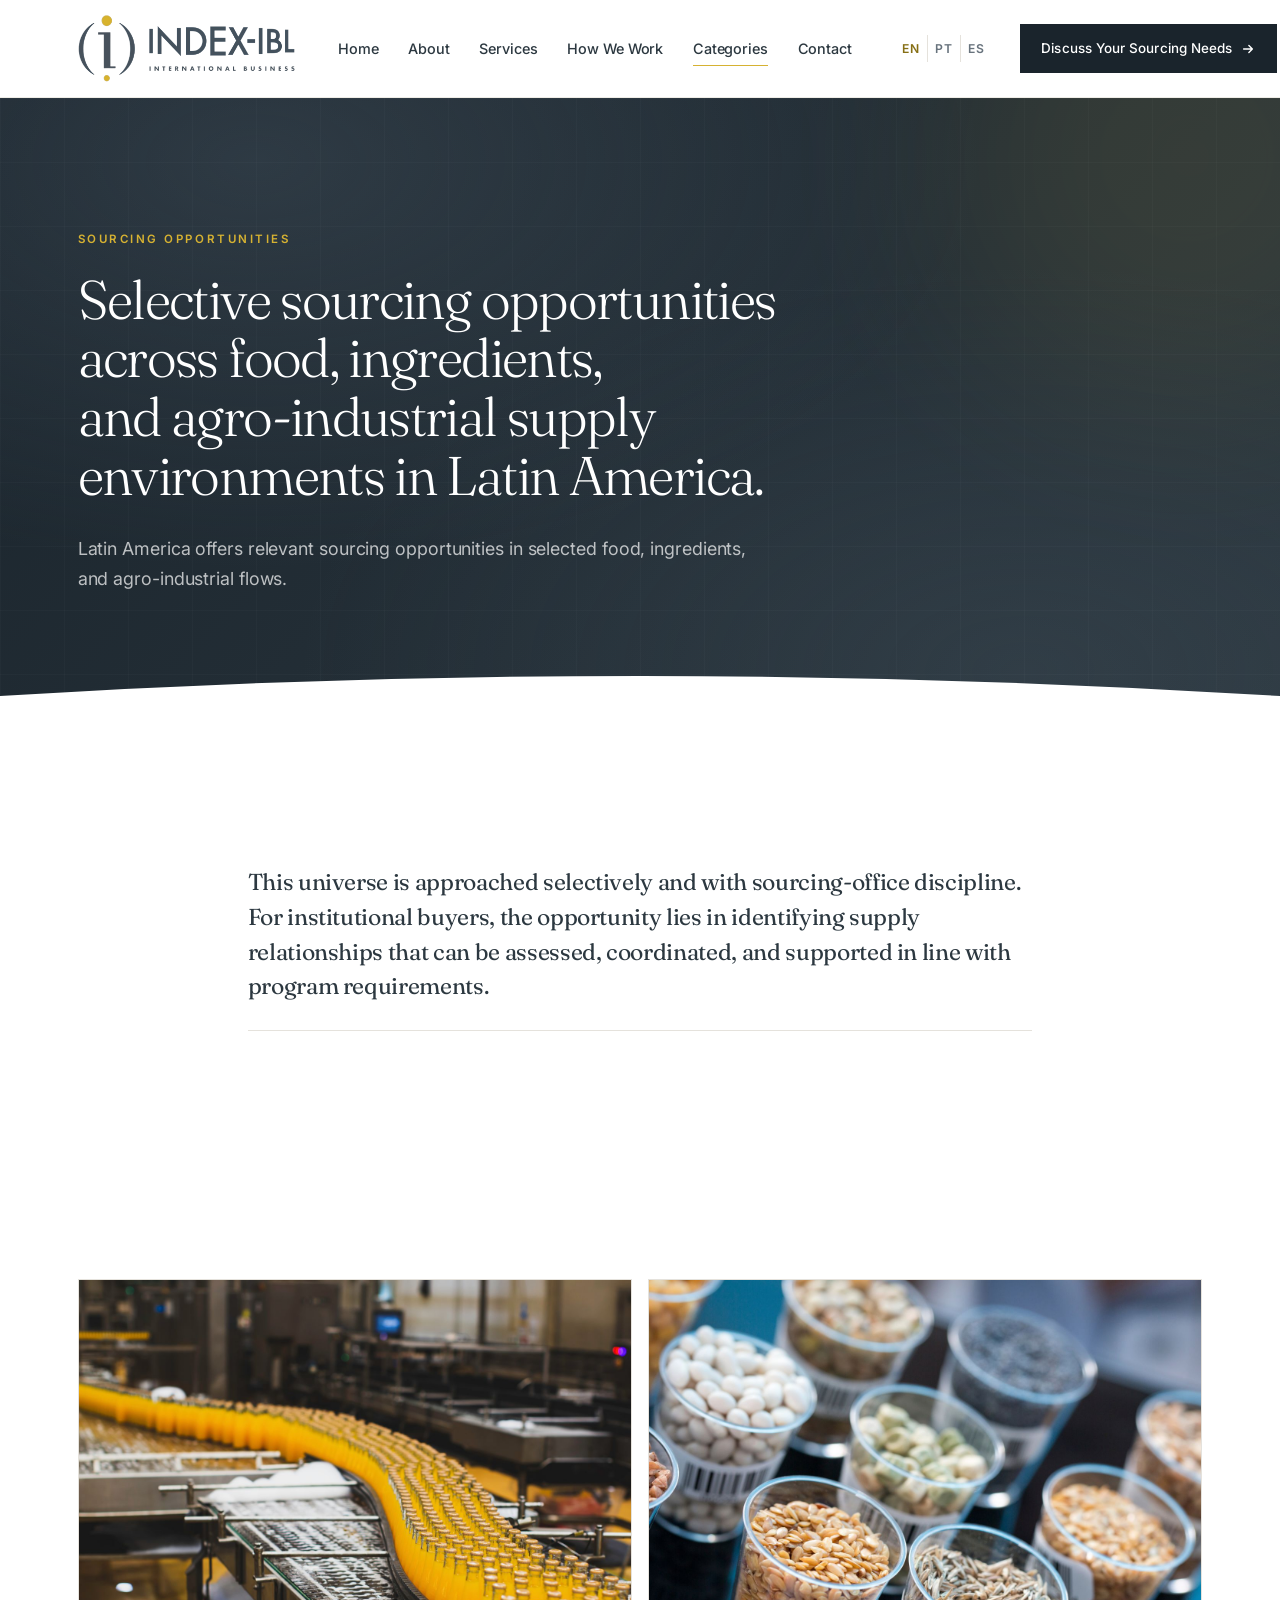
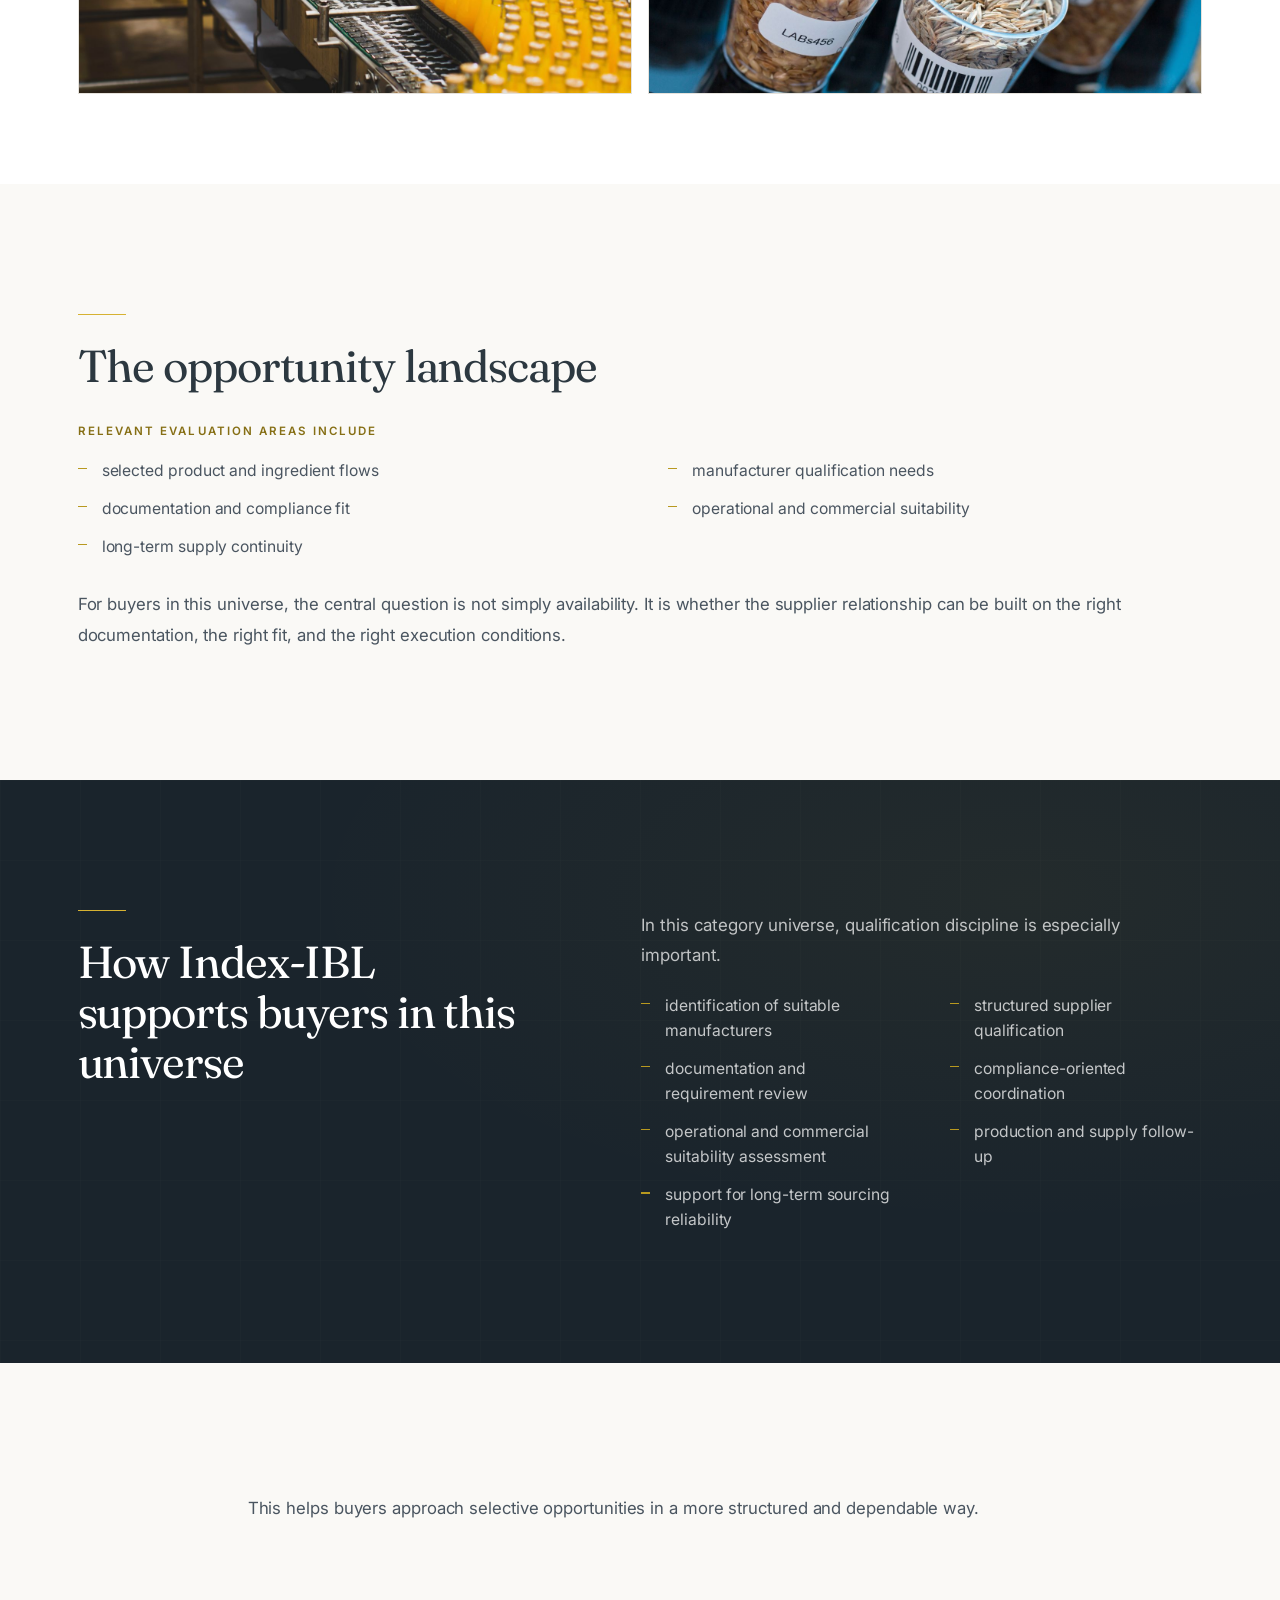
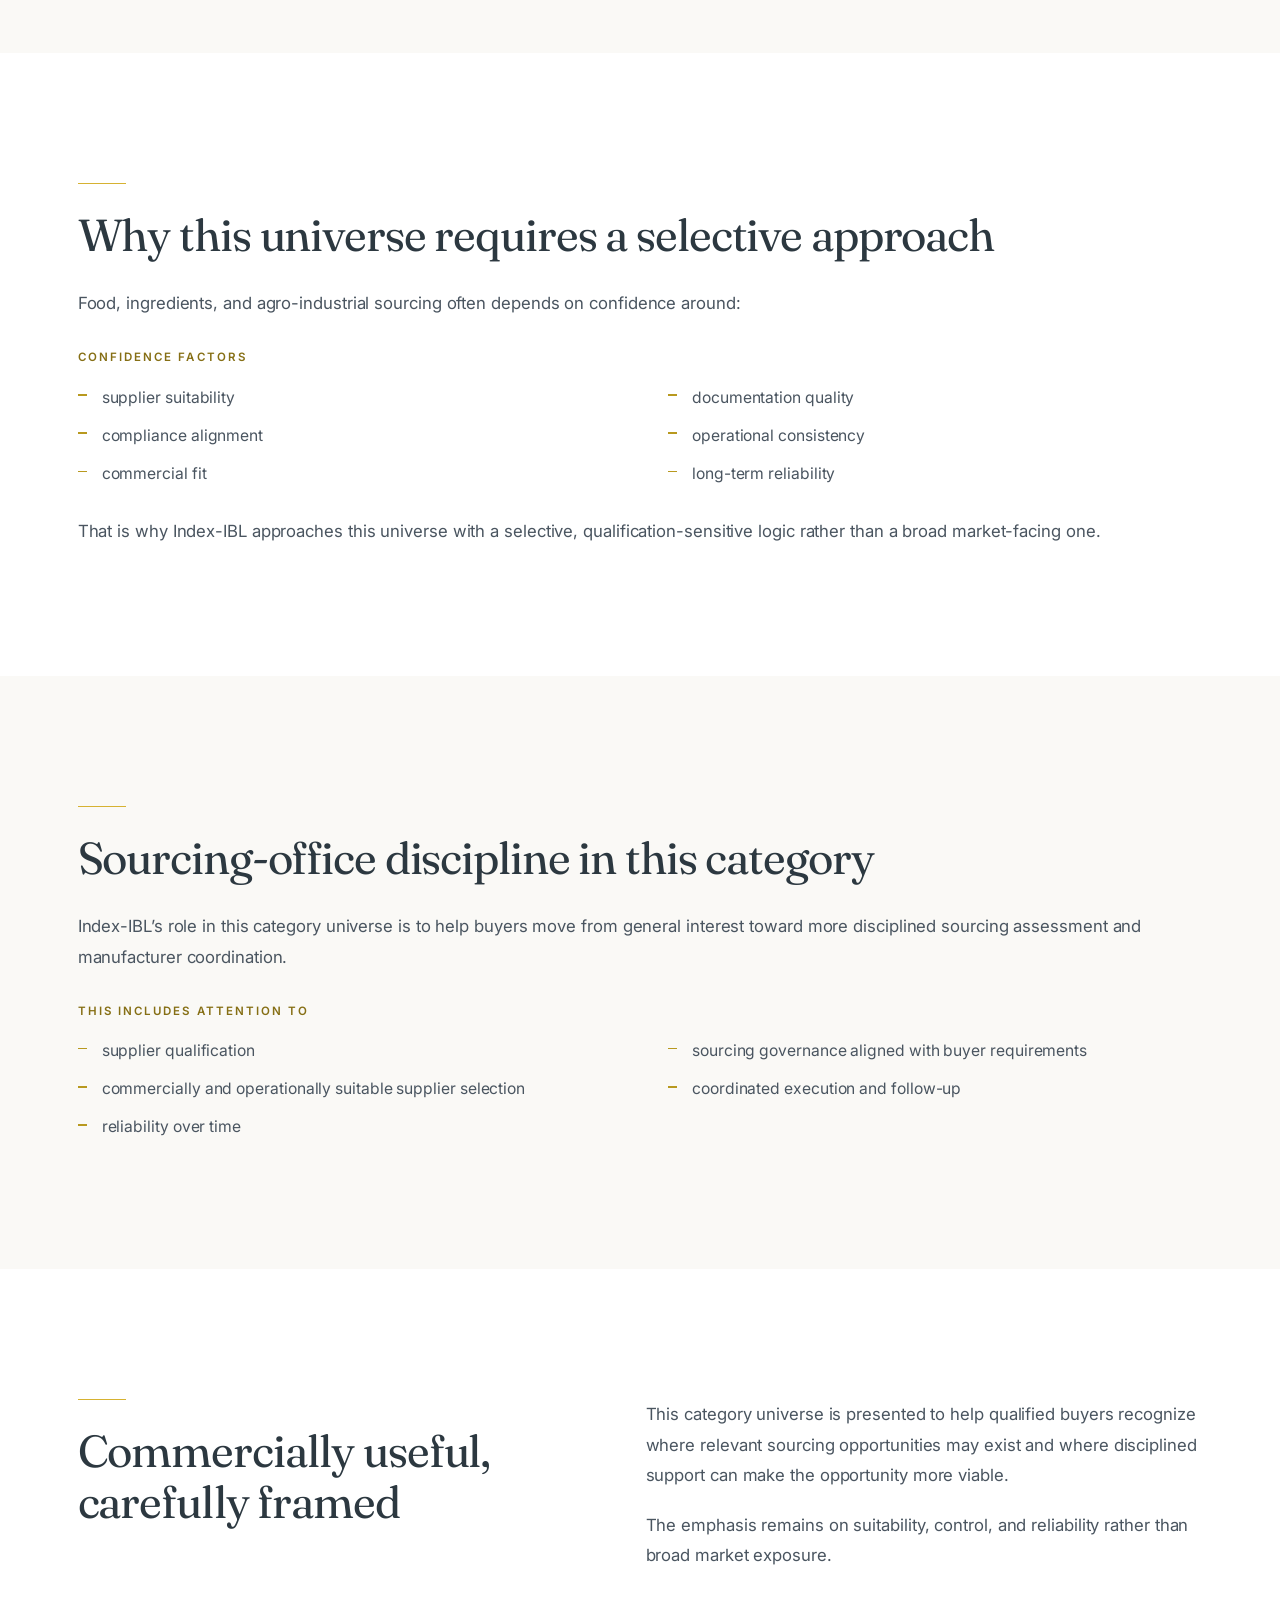
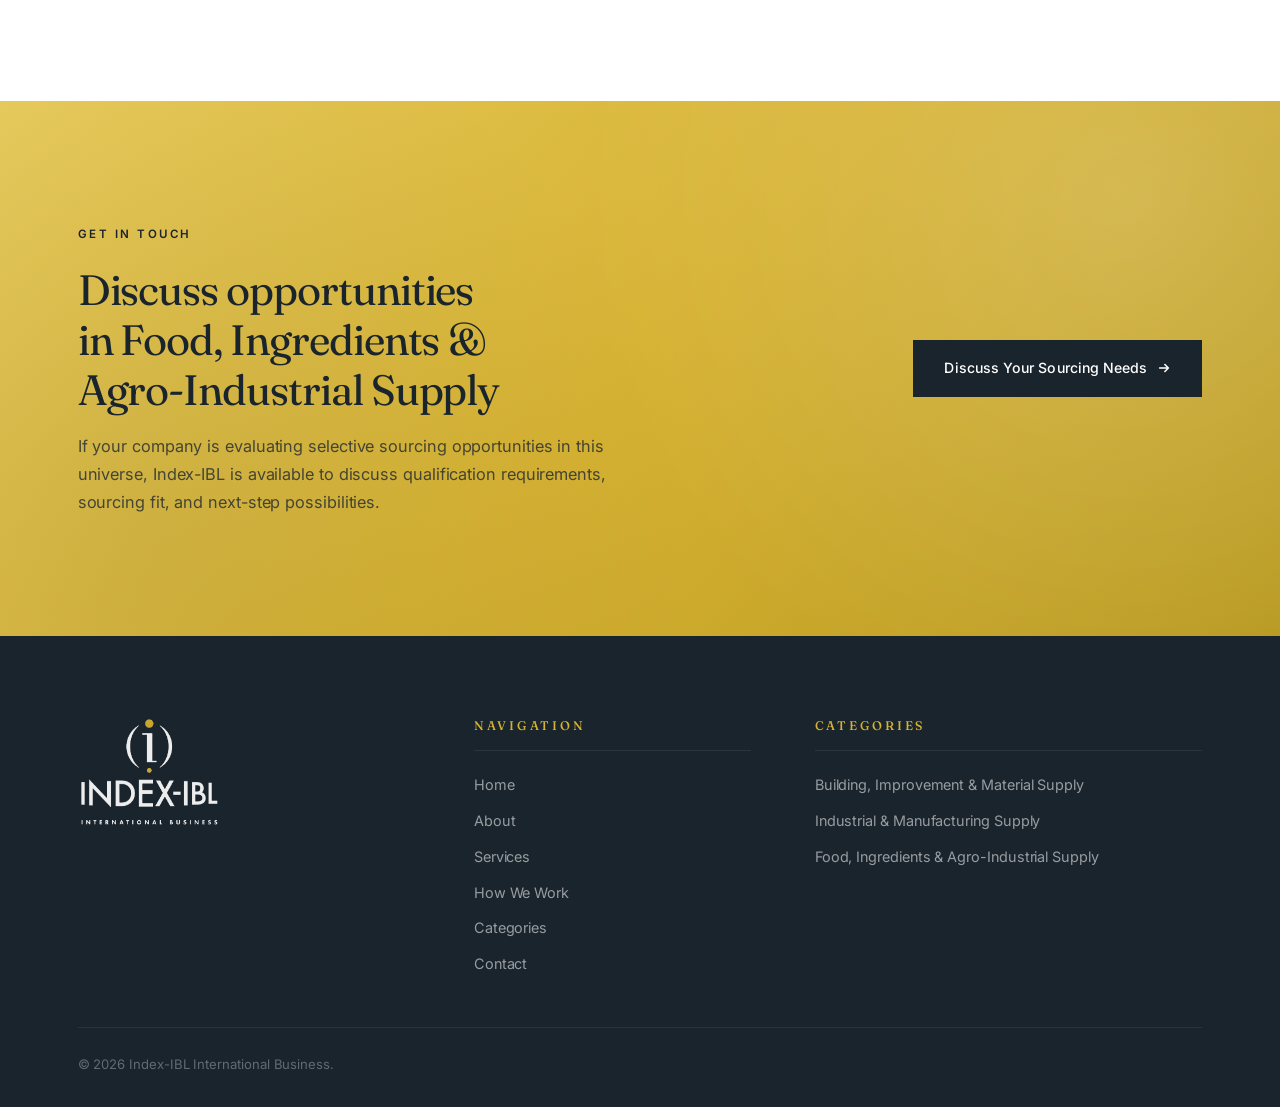
<file: food-ingredients-agro-industrial-supply.html>
<!DOCTYPE html>
<html lang="en">
<head>
<meta charset="UTF-8">
<meta name="viewport" content="width=device-width, initial-scale=1.0">
<title>Food, Ingredients &amp; Agro-Industrial Supply — Index-IBL</title>
<link rel="icon" href="images/favicon.ico?v=3" sizes="any">
<link rel="icon" type="image/png" href="images/favicon.png?v=3">
<link rel="apple-touch-icon" href="images/apple-touch-icon.png?v=3">
<link rel="preconnect" href="https://fonts.googleapis.com">
<link rel="preconnect" href="https://fonts.gstatic.com" crossorigin>
<link href="https://fonts.googleapis.com/css2?family=Inter:wght@300;400;500;600;700&family=Fraunces:opsz,wght@9..144,300;9..144,400;9..144,500;9..144,600;9..144,700&display=swap" rel="stylesheet">
<link rel="stylesheet" href="style.css">
</head>
<body>
<header class="header">
  <div class="header-inner">
    <a href="index.html" class="logo" aria-label="Index-IBL Home">
      <img src="images/logo_index_horizontal.png" alt="Index-IBL International Business" class="logo-img">
    </a>
    <nav class="nav" aria-label="Primary">
      <ul>
        <li><a href="index.html">Home</a></li>
        <li><a href="about.html">About</a></li>
        <li><a href="services.html">Services</a></li>
        <li><a href="how-we-work.html">How We Work</a></li>
        <li><a href="categories.html" class="active">Categories</a></li>
        <li><a href="contact.html">Contact</a></li>
      </ul>
    </nav>
    <a href="contact.html" class="header-cta">
      <span>Discuss Your Sourcing Needs</span>
      <svg viewBox="0 0 16 16" fill="none" aria-hidden="true"><path d="M3 8h10M9 4l4 4-4 4" stroke="currentColor" stroke-width="1.6" stroke-linecap="round" stroke-linejoin="round"/></svg>
    </a>
  </div>
</header>

<main>
<section class="subhero">
  <div class="hero-bg" aria-hidden="true">
    <div class="subhero-glow"></div>
    <svg class="hero-grid" xmlns="http://www.w3.org/2000/svg">
      <defs><pattern id="sgrid" width="64" height="64" patternUnits="userSpaceOnUse"><path d="M 64 0 L 0 0 0 64" fill="none" stroke="rgba(255,255,255,0.035)" stroke-width="1"/></pattern></defs>
      <rect width="100%" height="100%" fill="url(#sgrid)"/>
    </svg>
  </div>
  <div class="subhero-inner">
    <div class="subhero-content">
      <div class="section-eyebrow eyebrow-light"><span class="line"></span><span>Sourcing Opportunities</span></div>
      <h1 class="subhero-title">Selective sourcing opportunities across food, ingredients, and agro-industrial supply environments in Latin America.</h1>
      <p class="subhero-lead">Latin America offers relevant sourcing opportunities in selected food, ingredients, and agro-industrial flows.</p>
    </div>
  </div>
  <div class="hero-divider" aria-hidden="true">
    <svg viewBox="0 0 1440 80" preserveAspectRatio="none" xmlns="http://www.w3.org/2000/svg"><path d="M0,80 L1440,80 L1440,40 Q720,0 0,40 Z" fill="#FFFFFF"/></svg>
  </div>
</section>
<section class="block block-narrow">
  <div class="block-inner">
      <div class="prose">
        <p class="lead">This universe is approached selectively and with sourcing-office discipline. For institutional buyers, the opportunity lies in identifying supply relationships that can be assessed, coordinated, and supported in line with program requirements.</p>
      </div>
  </div>
</section>
<section class="block block-tight">
  <div class="block-inner">
    <div class="media-duo">
      <div class="media" data-slot="food-01-planta-de-processamento.jpg"><img src="images/food-01-planta-de-processamento.jpg" alt="Food processing facility" loading="lazy" onerror="this.remove()"></div>
      <div class="media" data-slot="food-02-laboratorio-de-qualidade.jpg"><img src="images/food-02-laboratorio-de-qualidade.jpg" alt="Quality control laboratory" loading="lazy" onerror="this.remove()"></div>
    </div>
  </div>
</section>
<section class="block block-paper">
  <div class="block-inner block-narrow">
    <span class="split-rule"></span>
    <h2 class="section-title" style="margin-bottom:28px;">The opportunity landscape</h2>
    <div class="prose">
    </div>
    <div class="list-label" style="margin-top:30px;">Relevant evaluation areas include</div>
    <ul class="list-2col">
        <li>selected product and ingredient flows</li>
        <li>manufacturer qualification needs</li>
        <li>documentation and compliance fit</li>
        <li>operational and commercial suitability</li>
        <li>long-term supply continuity</li>
    </ul>
    <div class="prose" style="margin-top:30px;">
      <p>For buyers in this universe, the central question is not simply availability. It is whether the supplier relationship can be built on the right documentation, the right fit, and the right execution conditions.</p>
    </div>
  </div>
</section>
<section class="band">
  <div class="band-bg" aria-hidden="true"><svg xmlns="http://www.w3.org/2000/svg"><defs><pattern id="bgrid" width="80" height="80" patternUnits="userSpaceOnUse"><path d="M 80 0 L 0 0 0 80" fill="none" stroke="rgba(255,255,255,0.025)" stroke-width="1"/></pattern></defs><rect width="100%" height="100%" fill="url(#bgrid)"/></svg></div>
  <div class="band-inner">
    <div class="band-left">
      <span class="split-rule"></span>
      <h2 class="section-title section-title-light">How Index-IBL supports buyers in this universe</h2>
    </div>
    <div class="band-right band-prose">
        <p>In this category universe, qualification discipline is especially important.</p>
        <ul class="list-2col" style="margin-top:22px;">
          <li>identification of suitable manufacturers</li>
          <li>structured supplier qualification</li>
          <li>documentation and requirement review</li>
          <li>compliance-oriented coordination</li>
          <li>operational and commercial suitability assessment</li>
          <li>production and supply follow-up</li>
          <li>support for long-term sourcing reliability</li>
        </ul>
    </div>
  </div>
</section>
<section class="block block-paper block-narrow">
  <div class="block-inner">
      <div class="prose">
        <p>This helps buyers approach selective opportunities in a more structured and dependable way.</p>
      </div>
  </div>
</section>
<section class="block">
  <div class="block-inner block-narrow">
    <span class="split-rule"></span>
    <h2 class="section-title" style="margin-bottom:28px;">Why this universe requires a selective approach</h2>
    <div class="prose">
      <p>Food, ingredients, and agro-industrial sourcing often depends on confidence around:</p>
    </div>
    <div class="list-label" style="margin-top:30px;">Confidence factors</div>
    <ul class="list-2col">
        <li>supplier suitability</li>
        <li>documentation quality</li>
        <li>compliance alignment</li>
        <li>operational consistency</li>
        <li>commercial fit</li>
        <li>long-term reliability</li>
    </ul>
    <div class="prose" style="margin-top:30px;">
      <p>That is why Index-IBL approaches this universe with a selective, qualification-sensitive logic rather than a broad market-facing one.</p>
    </div>
  </div>
</section>
<section class="block block-paper">
  <div class="block-inner block-narrow">
    <span class="split-rule"></span>
    <h2 class="section-title" style="margin-bottom:28px;">Sourcing-office discipline in this category</h2>
    <div class="prose">
      <p>Index-IBL&#8217;s role in this category universe is to help buyers move from general interest toward more disciplined sourcing assessment and manufacturer coordination.</p>
    </div>
    <div class="list-label" style="margin-top:30px;">This includes attention to</div>
    <ul class="list-2col">
        <li>supplier qualification</li>
        <li>sourcing governance aligned with buyer requirements</li>
        <li>commercially and operationally suitable supplier selection</li>
        <li>coordinated execution and follow-up</li>
        <li>reliability over time</li>
    </ul>
  </div>
</section>
<section class="block split">
  <div class="block-inner">
    <div class="split-left">
      <span class="split-rule"></span>
      <h2 class="section-title">Commercially useful, carefully framed</h2>
    </div>
    <div class="split-right prose">
        <p>This category universe is presented to help qualified buyers recognize where relevant sourcing opportunities may exist and where disciplined support can make the opportunity more viable.</p>
        <p>The emphasis remains on suitability, control, and reliability rather than broad market exposure.</p>
    </div>
  </div>
</section>
<section class="cta-band">
  <div class="cta-band-inner">
    <div class="cta-band-content">
      <div class="section-eyebrow eyebrow-on-gold"><span class="line"></span><span>Get in touch</span></div>
      <h2>Discuss opportunities in Food, Ingredients &amp; Agro-Industrial Supply</h2>
      <p>If your company is evaluating selective sourcing opportunities in this universe, Index-IBL is available to discuss qualification requirements, sourcing fit, and next-step possibilities.</p>
    </div>
    <div class="cta-band-actions">
      <a href="contact.html" class="btn btn-on-gold"><span>Discuss Your Sourcing Needs</span><svg viewBox="0 0 16 16" fill="none" aria-hidden="true"><path d="M3 8h10M9 4l4 4-4 4" stroke="currentColor" stroke-width="1.8" stroke-linecap="round" stroke-linejoin="round"/></svg></a>
    </div>
  </div>
</section>
</main>

<footer class="footer">
  <div class="footer-inner">
    <div class="footer-grid">
      <div class="footer-brand">
        <img src="images/logo_index_branco_v2.png" alt="Index-IBL" class="logo-img logo-img-footer">
      </div>
      <div class="footer-col">
        <h5>Navigation</h5>
        <ul>
          <li><a href="index.html">Home</a></li>
          <li><a href="about.html">About</a></li>
          <li><a href="services.html">Services</a></li>
          <li><a href="how-we-work.html">How We Work</a></li>
          <li><a href="categories.html">Categories</a></li>
          <li><a href="contact.html">Contact</a></li>
        </ul>
      </div>
      <div class="footer-col">
        <h5>Categories</h5>
        <ul>
          <li><a href="building-improvement-material-supply.html">Building, Improvement &amp; Material Supply</a></li>
          <li><a href="industrial-manufacturing-supply.html">Industrial &amp; Manufacturing Supply</a></li>
          <li><a href="food-ingredients-agro-industrial-supply.html">Food, Ingredients &amp; Agro-Industrial Supply</a></li>
        </ul>
      </div>
    </div>
    <div class="footer-bottom">
      <span>&copy; 2026 Index-IBL International Business.</span>
    </div>
  </div>
</footer>

<script src="translations.js"></script>
<script src="i18n.js"></script>
</body>
</html>
</file>
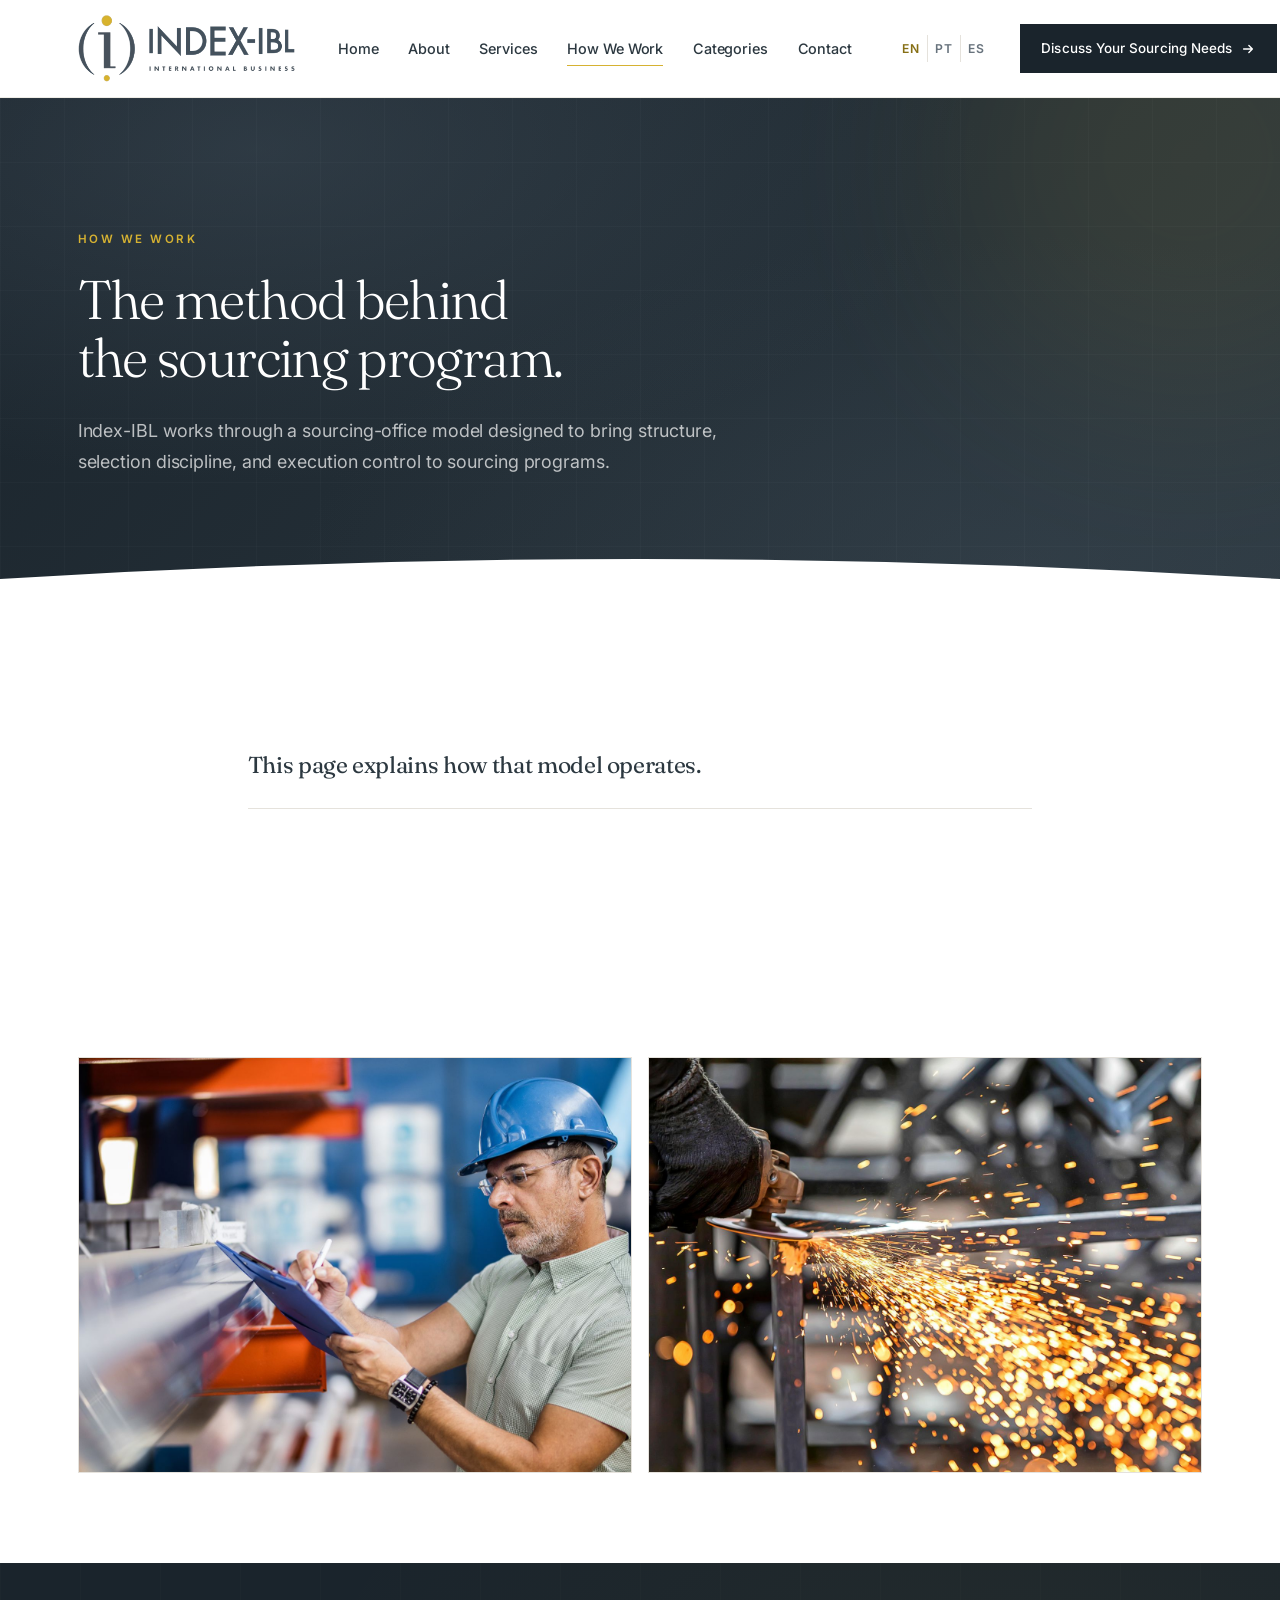
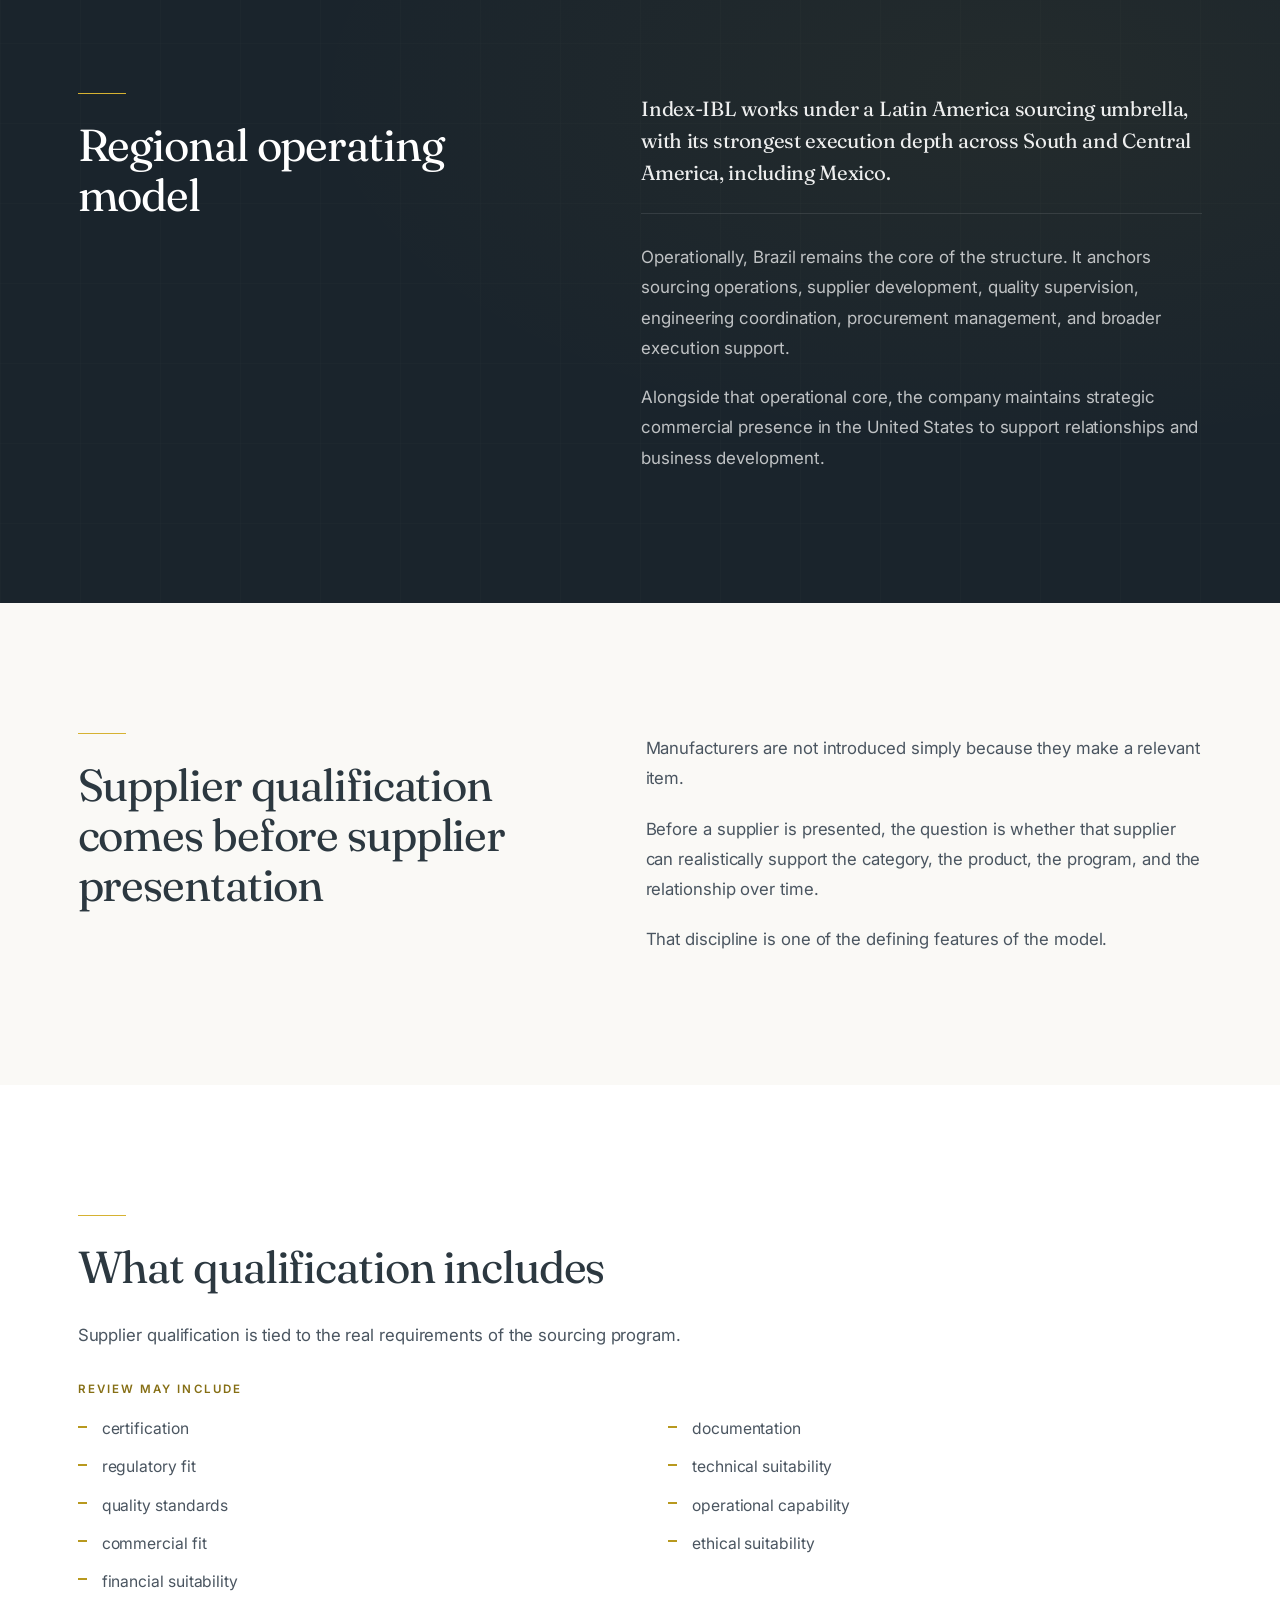
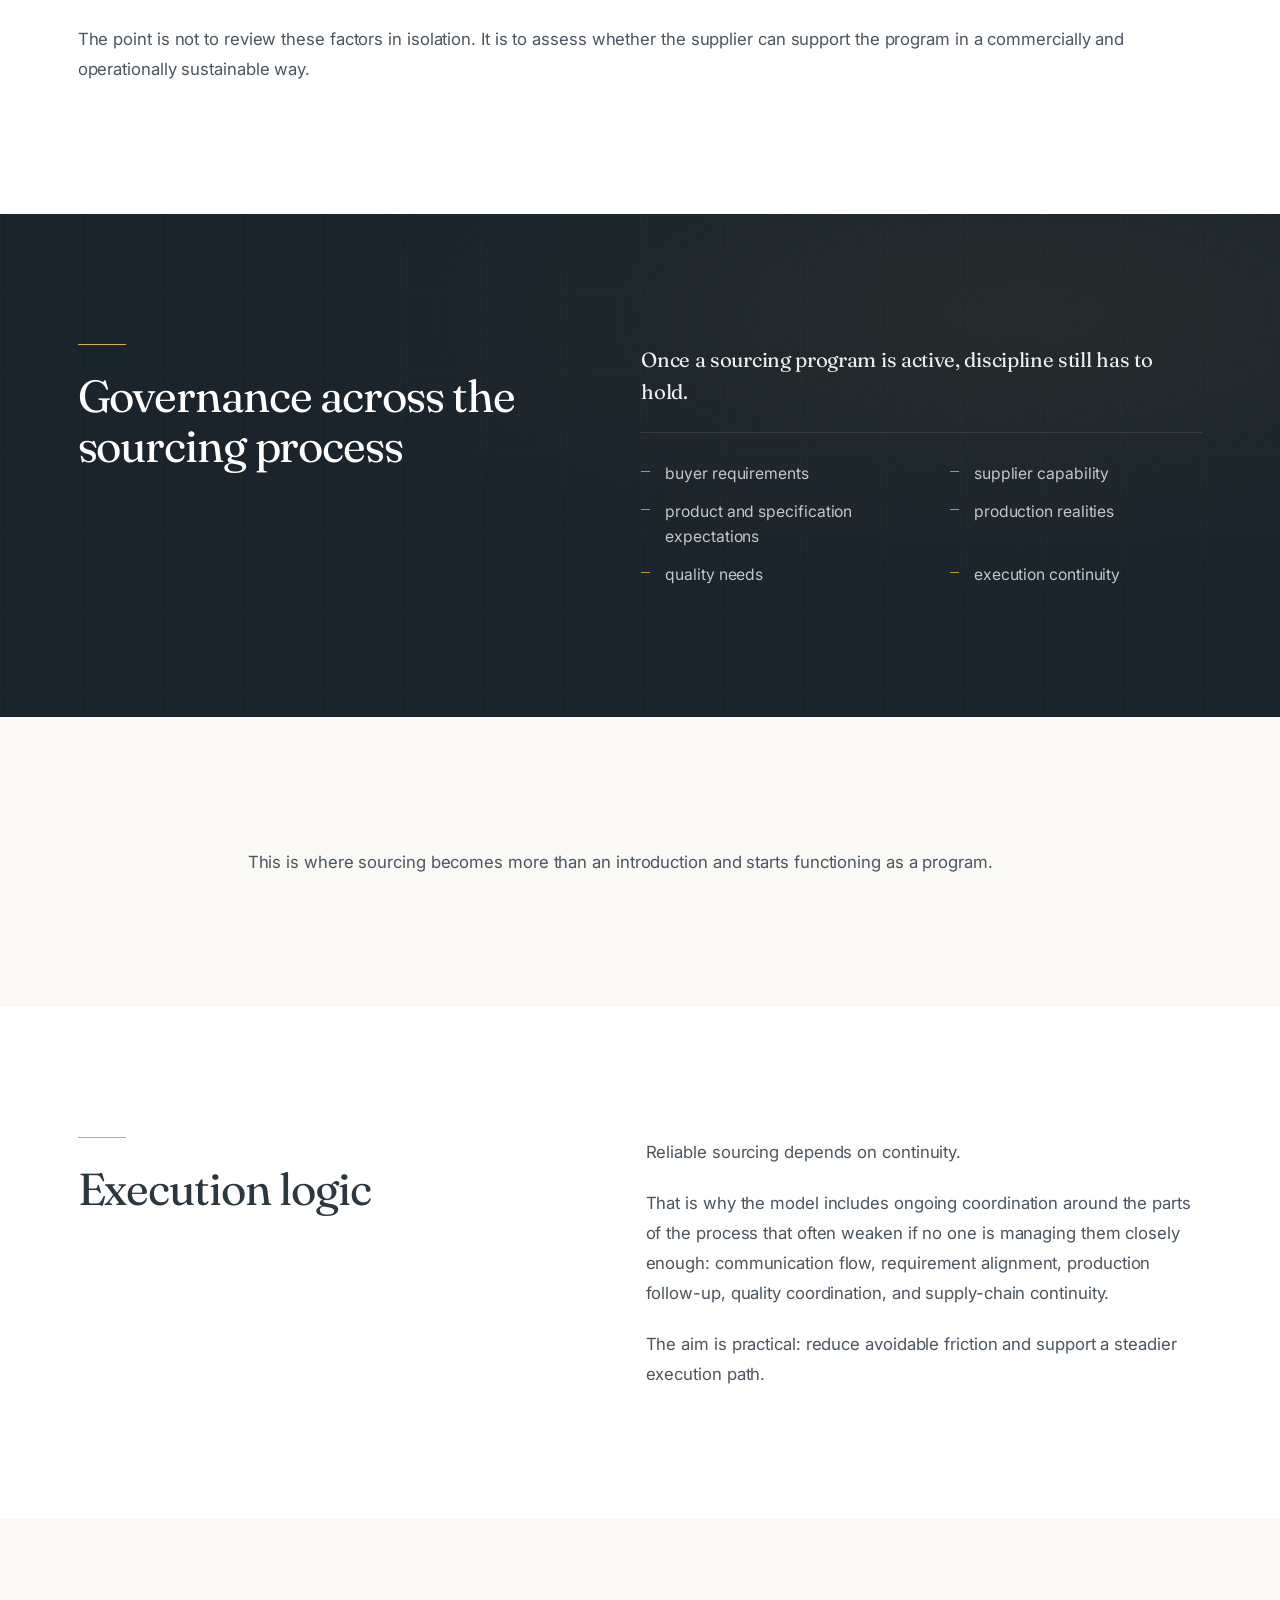
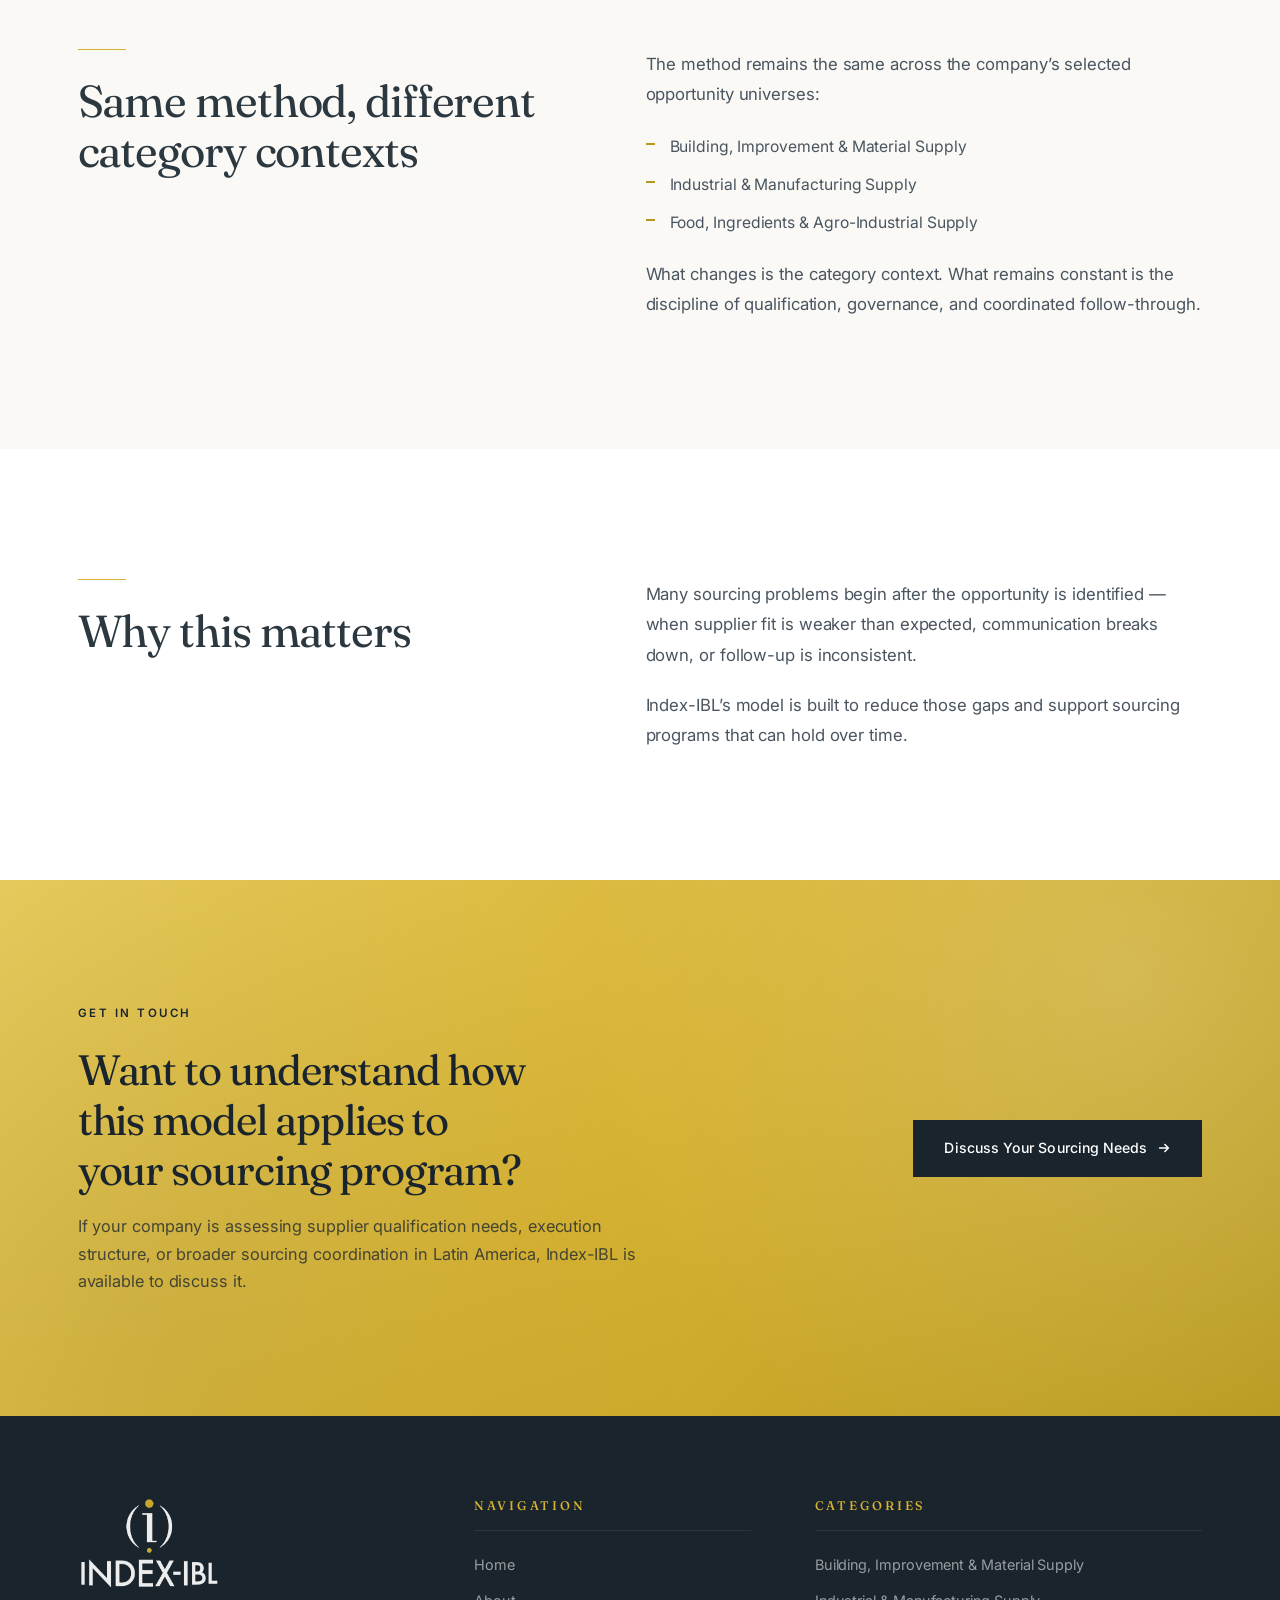
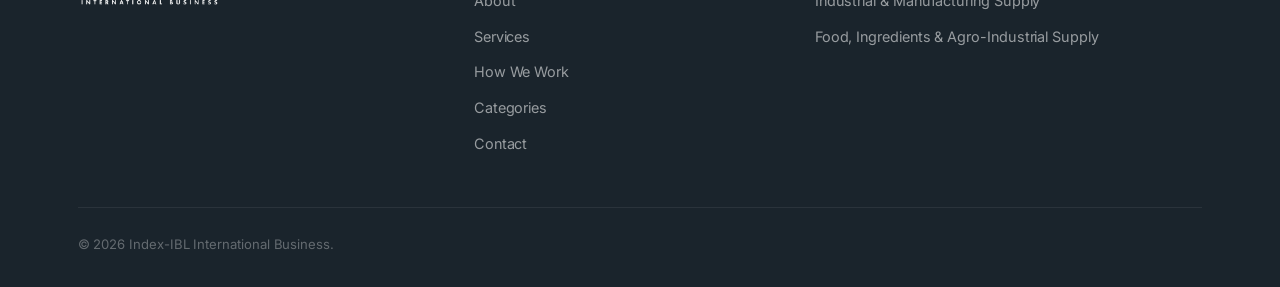
<file: how-we-work.html>
<!DOCTYPE html>
<html lang="en">
<head>
<meta charset="UTF-8">
<meta name="viewport" content="width=device-width, initial-scale=1.0">
<title>How We Work — Index-IBL International Business</title>
<link rel="icon" href="images/favicon.ico?v=3" sizes="any">
<link rel="icon" type="image/png" href="images/favicon.png?v=3">
<link rel="apple-touch-icon" href="images/apple-touch-icon.png?v=3">
<link rel="preconnect" href="https://fonts.googleapis.com">
<link rel="preconnect" href="https://fonts.gstatic.com" crossorigin>
<link href="https://fonts.googleapis.com/css2?family=Inter:wght@300;400;500;600;700&family=Fraunces:opsz,wght@9..144,300;9..144,400;9..144,500;9..144,600;9..144,700&display=swap" rel="stylesheet">
<link rel="stylesheet" href="style.css">
</head>
<body>
<header class="header">
  <div class="header-inner">
    <a href="index.html" class="logo" aria-label="Index-IBL Home">
      <img src="images/logo_index_horizontal.png" alt="Index-IBL International Business" class="logo-img">
    </a>
    <nav class="nav" aria-label="Primary">
      <ul>
        <li><a href="index.html">Home</a></li>
        <li><a href="about.html">About</a></li>
        <li><a href="services.html">Services</a></li>
        <li><a href="how-we-work.html" class="active">How We Work</a></li>
        <li><a href="categories.html">Categories</a></li>
        <li><a href="contact.html">Contact</a></li>
      </ul>
    </nav>
    <a href="contact.html" class="header-cta">
      <span>Discuss Your Sourcing Needs</span>
      <svg viewBox="0 0 16 16" fill="none" aria-hidden="true"><path d="M3 8h10M9 4l4 4-4 4" stroke="currentColor" stroke-width="1.6" stroke-linecap="round" stroke-linejoin="round"/></svg>
    </a>
  </div>
</header>

<main>
<section class="subhero">
  <div class="hero-bg" aria-hidden="true">
    <div class="subhero-glow"></div>
    <svg class="hero-grid" xmlns="http://www.w3.org/2000/svg">
      <defs><pattern id="sgrid" width="64" height="64" patternUnits="userSpaceOnUse"><path d="M 64 0 L 0 0 0 64" fill="none" stroke="rgba(255,255,255,0.035)" stroke-width="1"/></pattern></defs>
      <rect width="100%" height="100%" fill="url(#sgrid)"/>
    </svg>
  </div>
  <div class="subhero-inner">
    <div class="subhero-content">
      <div class="section-eyebrow eyebrow-light"><span class="line"></span><span>How We Work</span></div>
      <h1 class="subhero-title">The method behind the sourcing program.</h1>
      <p class="subhero-lead">Index-IBL works through a sourcing-office model designed to bring structure, selection discipline, and execution control to sourcing programs.</p>
    </div>
  </div>
  <div class="hero-divider" aria-hidden="true">
    <svg viewBox="0 0 1440 80" preserveAspectRatio="none" xmlns="http://www.w3.org/2000/svg"><path d="M0,80 L1440,80 L1440,40 Q720,0 0,40 Z" fill="#FFFFFF"/></svg>
  </div>
</section>
<section class="block block-narrow">
  <div class="block-inner">
      <div class="prose">
        <p class="lead">This page explains how that model operates.</p>
      </div>
  </div>
</section>
<section class="block block-tight">
  <div class="block-inner">
    <div class="media-duo">
      <div class="media" data-slot="how-01-inspetor-em-campo.jpg"><img src="images/how-01-inspetor-em-campo.jpg" alt="Inspector reviewing material in a supplier yard" loading="lazy" onerror="this.remove()"></div>
      <div class="media" data-slot="how-02-detalhe-de-processo.jpg"><img src="images/how-02-detalhe-de-processo.jpg" alt="Industrial process detail" loading="lazy" onerror="this.remove()"></div>
    </div>
  </div>
</section>
<section class="band">
  <div class="band-bg" aria-hidden="true"><svg xmlns="http://www.w3.org/2000/svg"><defs><pattern id="bgrid" width="80" height="80" patternUnits="userSpaceOnUse"><path d="M 80 0 L 0 0 0 80" fill="none" stroke="rgba(255,255,255,0.025)" stroke-width="1"/></pattern></defs><rect width="100%" height="100%" fill="url(#bgrid)"/></svg></div>
  <div class="band-inner">
    <div class="band-left">
      <span class="split-rule"></span>
      <h2 class="section-title section-title-light">Regional operating model</h2>
    </div>
    <div class="band-right band-prose">
        <p class="lead">Index-IBL works under a Latin America sourcing umbrella, with its strongest execution depth across South and Central America, including Mexico.</p>
        <p>Operationally, Brazil remains the core of the structure. It anchors sourcing operations, supplier development, quality supervision, engineering coordination, procurement management, and broader execution support.</p>
        <p>Alongside that operational core, the company maintains strategic commercial presence in the United States to support relationships and business development.</p>
    </div>
  </div>
</section>
<section class="block split block-paper">
  <div class="block-inner">
    <div class="split-left">
      <span class="split-rule"></span>
      <h2 class="section-title">Supplier qualification comes before supplier presentation</h2>
    </div>
    <div class="split-right prose">
        <p>Manufacturers are not introduced simply because they make a relevant item.</p>
        <p>Before a supplier is presented, the question is whether that supplier can realistically support the category, the product, the program, and the relationship over time.</p>
        <p>That discipline is one of the defining features of the model.</p>
    </div>
  </div>
</section>
<section class="block">
  <div class="block-inner block-narrow">
    <span class="split-rule"></span>
    <h2 class="section-title" style="margin-bottom:28px;">What qualification includes</h2>
    <div class="prose"><p>Supplier qualification is tied to the real requirements of the sourcing program.</p></div>
    <div class="list-label" style="margin-top:30px;">Review may include</div>
    <ul class="list-2col">
      <li>certification</li>
      <li>documentation</li>
      <li>regulatory fit</li>
      <li>technical suitability</li>
      <li>quality standards</li>
      <li>operational capability</li>
      <li>commercial fit</li>
      <li>ethical suitability</li>
      <li>financial suitability</li>
    </ul>
    <div class="prose" style="margin-top:30px;"><p>The point is not to review these factors in isolation. It is to assess whether the supplier can support the program in a commercially and operationally sustainable way.</p></div>
  </div>
</section>
<section class="band">
  <div class="band-bg" aria-hidden="true"><svg xmlns="http://www.w3.org/2000/svg"><defs><pattern id="bgrid" width="80" height="80" patternUnits="userSpaceOnUse"><path d="M 80 0 L 0 0 0 80" fill="none" stroke="rgba(255,255,255,0.025)" stroke-width="1"/></pattern></defs><rect width="100%" height="100%" fill="url(#bgrid)"/></svg></div>
  <div class="band-inner">
    <div class="band-left">
      <span class="split-rule"></span>
      <h2 class="section-title section-title-light">Governance across the sourcing process</h2>
    </div>
    <div class="band-right band-prose">
        <p class="lead">Once a sourcing program is active, discipline still has to hold.</p>
        <ul class="list-2col" style="margin-top:22px;">
          <li>buyer requirements</li>
          <li>supplier capability</li>
          <li>product and specification expectations</li>
          <li>production realities</li>
          <li>quality needs</li>
          <li>execution continuity</li>
        </ul>
    </div>
  </div>
</section>
<section class="block block-paper block-narrow">
  <div class="block-inner">
      <div class="prose">
        <p>This is where sourcing becomes more than an introduction and starts functioning as a program.</p>
      </div>
  </div>
</section>
<section class="block split">
  <div class="block-inner">
    <div class="split-left">
      <span class="split-rule"></span>
      <h2 class="section-title">Execution logic</h2>
    </div>
    <div class="split-right prose">
        <p>Reliable sourcing depends on continuity.</p>
        <p>That is why the model includes ongoing coordination around the parts of the process that often weaken if no one is managing them closely enough: communication flow, requirement alignment, production follow-up, quality coordination, and supply-chain continuity.</p>
        <p>The aim is practical: reduce avoidable friction and support a steadier execution path.</p>
    </div>
  </div>
</section>
<section class="block split block-paper">
  <div class="block-inner">
    <div class="split-left">
      <span class="split-rule"></span>
      <h2 class="section-title">Same method, different category contexts</h2>
    </div>
    <div class="split-right prose">
        <p>The method remains the same across the company&#8217;s selected opportunity universes:</p>
        <ul class="list" style="margin:24px 0;">
          <li><a href="building-improvement-material-supply.html">Building, Improvement &amp; Material Supply</a></li>
          <li><a href="industrial-manufacturing-supply.html">Industrial &amp; Manufacturing Supply</a></li>
          <li><a href="food-ingredients-agro-industrial-supply.html">Food, Ingredients &amp; Agro-Industrial Supply</a></li>
        </ul>
        <p>What changes is the category context. What remains constant is the discipline of qualification, governance, and coordinated follow-through.</p>
    </div>
  </div>
</section>
<section class="block split">
  <div class="block-inner">
    <div class="split-left">
      <span class="split-rule"></span>
      <h2 class="section-title">Why this matters</h2>
    </div>
    <div class="split-right prose">
        <p>Many sourcing problems begin after the opportunity is identified &mdash; when supplier fit is weaker than expected, communication breaks down, or follow-up is inconsistent.</p>
        <p>Index-IBL&#8217;s model is built to reduce those gaps and support sourcing programs that can hold over time.</p>
    </div>
  </div>
</section>
<section class="cta-band">
  <div class="cta-band-inner">
    <div class="cta-band-content">
      <div class="section-eyebrow eyebrow-on-gold"><span class="line"></span><span>Get in touch</span></div>
      <h2>Want to understand how this model applies to your sourcing program?</h2>
      <p>If your company is assessing supplier qualification needs, execution structure, or broader sourcing coordination in Latin America, Index-IBL is available to discuss it.</p>
    </div>
    <div class="cta-band-actions">
      <a href="contact.html" class="btn btn-on-gold"><span>Discuss Your Sourcing Needs</span><svg viewBox="0 0 16 16" fill="none" aria-hidden="true"><path d="M3 8h10M9 4l4 4-4 4" stroke="currentColor" stroke-width="1.8" stroke-linecap="round" stroke-linejoin="round"/></svg></a>
    </div>
  </div>
</section>
</main>

<footer class="footer">
  <div class="footer-inner">
    <div class="footer-grid">
      <div class="footer-brand">
        <img src="images/logo_index_branco_v2.png" alt="Index-IBL" class="logo-img logo-img-footer">
      </div>
      <div class="footer-col">
        <h5>Navigation</h5>
        <ul>
          <li><a href="index.html">Home</a></li>
          <li><a href="about.html">About</a></li>
          <li><a href="services.html">Services</a></li>
          <li><a href="how-we-work.html">How We Work</a></li>
          <li><a href="categories.html">Categories</a></li>
          <li><a href="contact.html">Contact</a></li>
        </ul>
      </div>
      <div class="footer-col">
        <h5>Categories</h5>
        <ul>
          <li><a href="building-improvement-material-supply.html">Building, Improvement &amp; Material Supply</a></li>
          <li><a href="industrial-manufacturing-supply.html">Industrial &amp; Manufacturing Supply</a></li>
          <li><a href="food-ingredients-agro-industrial-supply.html">Food, Ingredients &amp; Agro-Industrial Supply</a></li>
        </ul>
      </div>
    </div>
    <div class="footer-bottom">
      <span>&copy; 2026 Index-IBL International Business.</span>
    </div>
  </div>
</footer>

<script src="translations.js"></script>
<script src="i18n.js"></script>
</body>
</html>
</file>
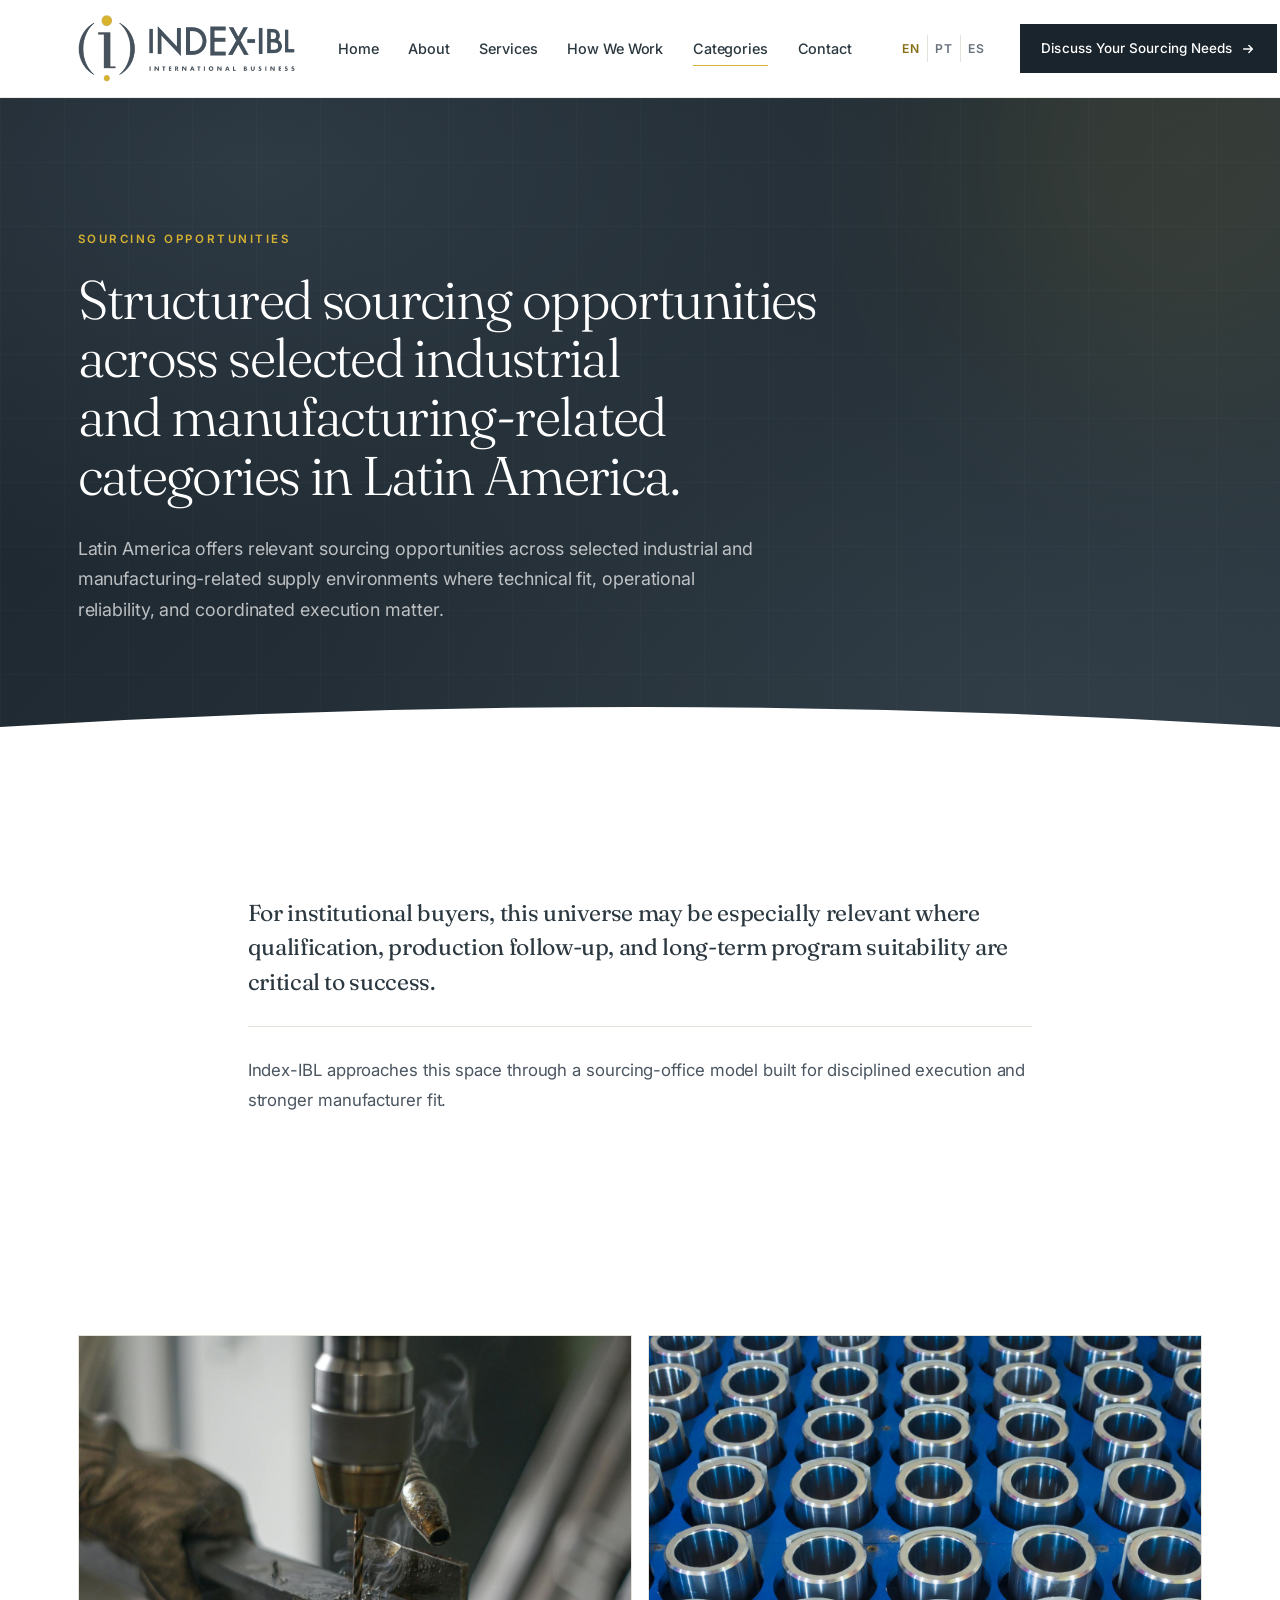
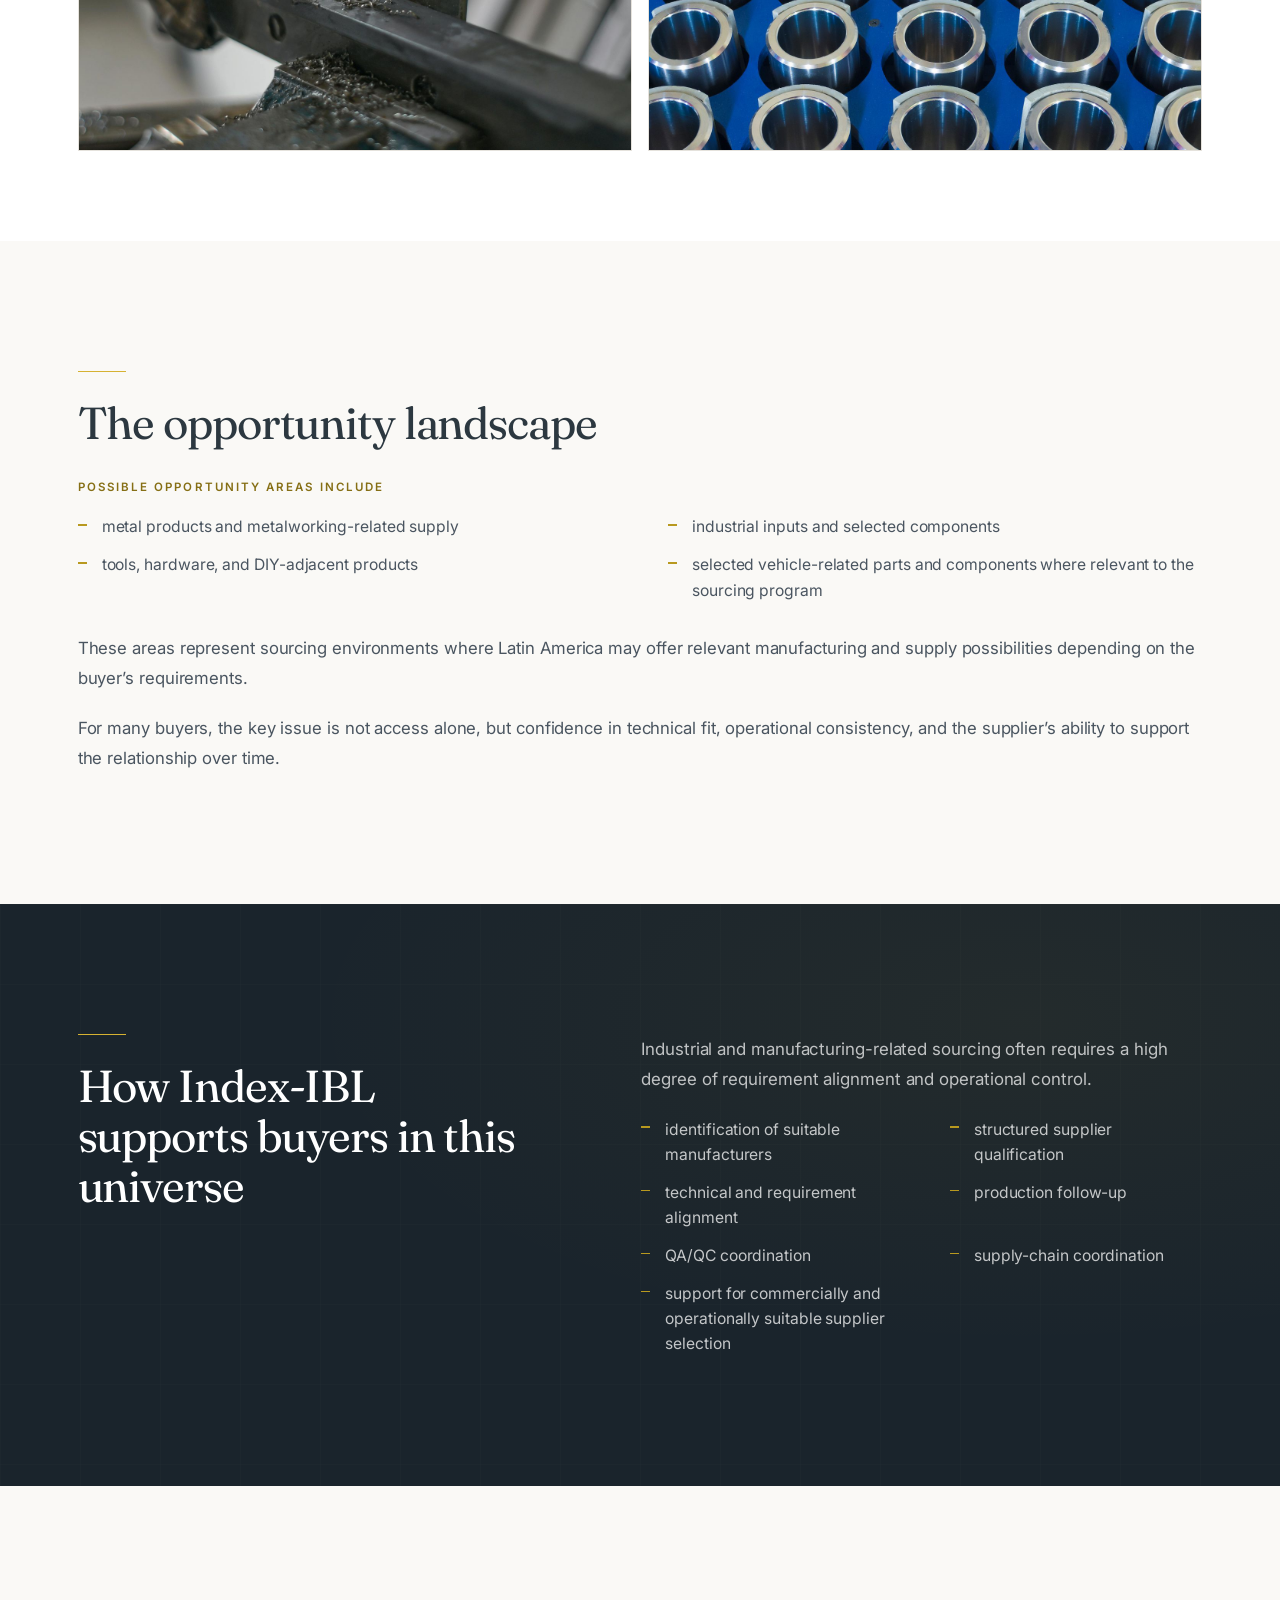
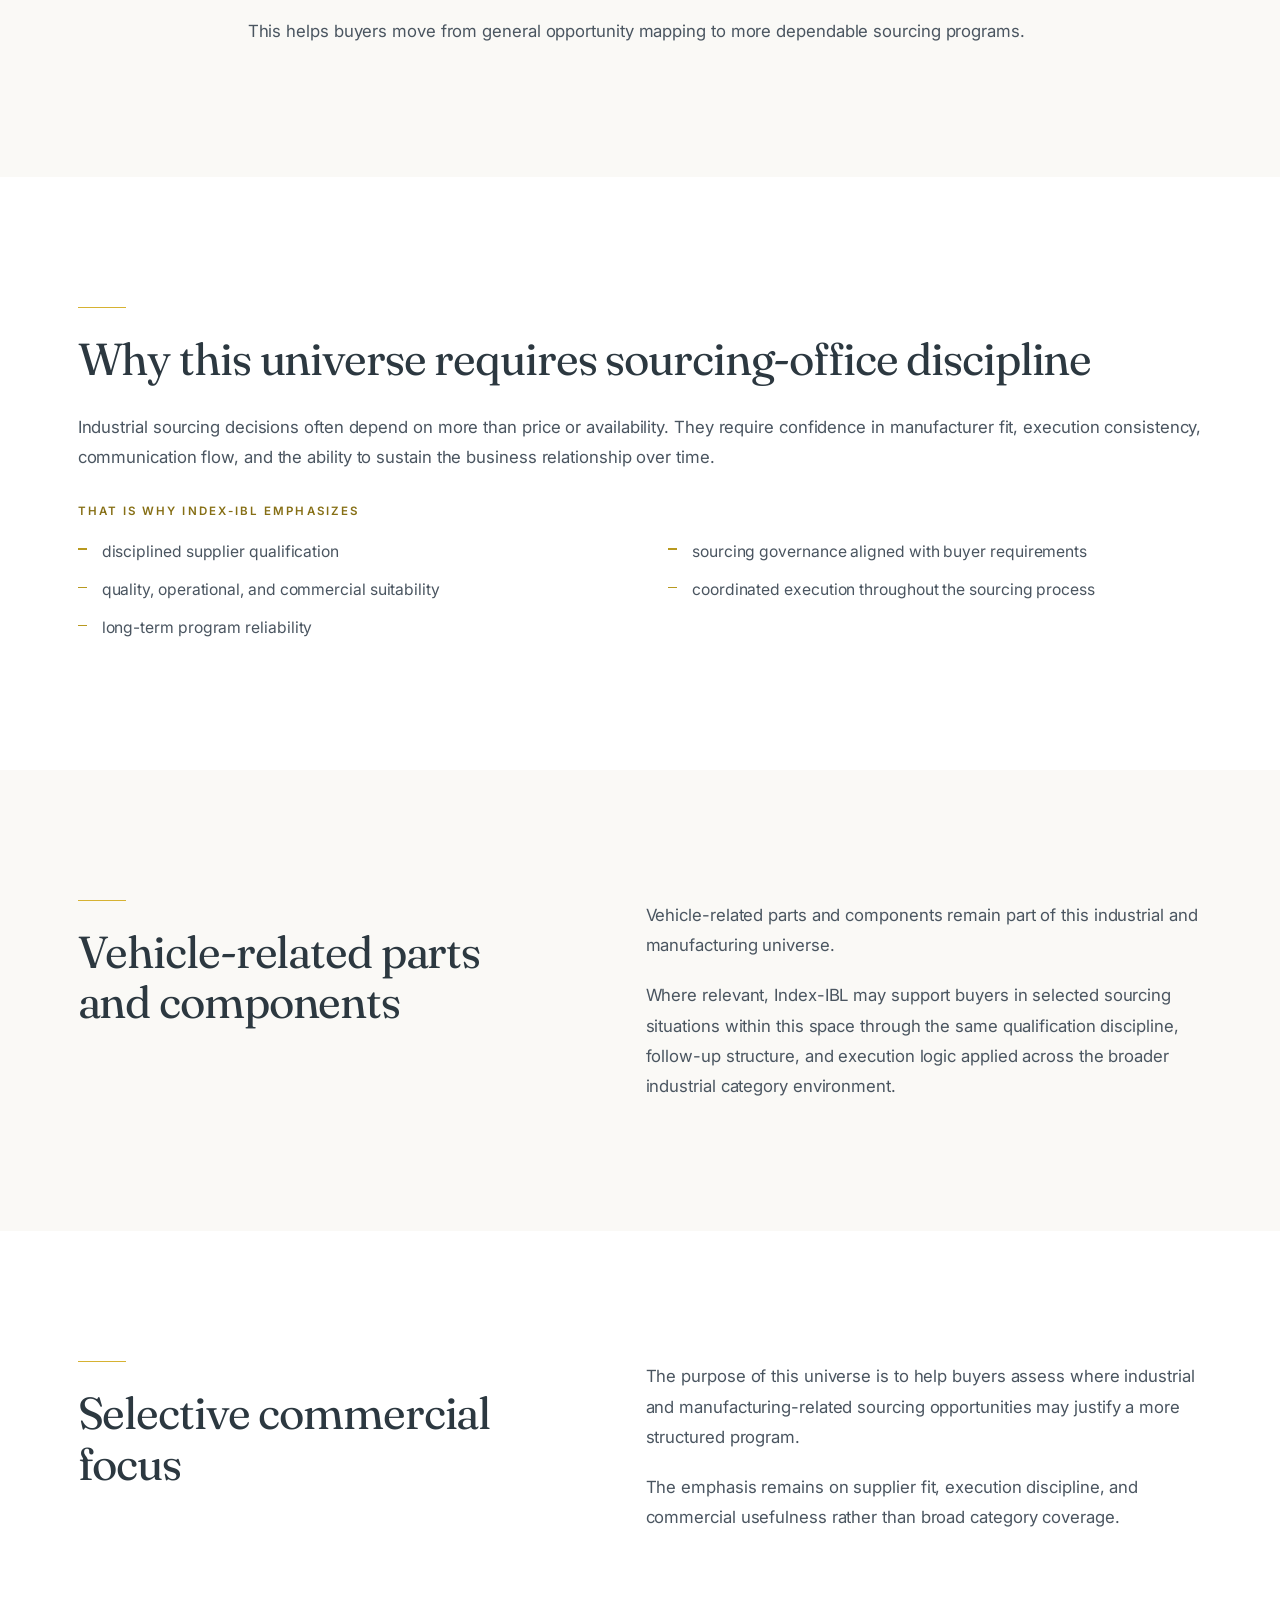
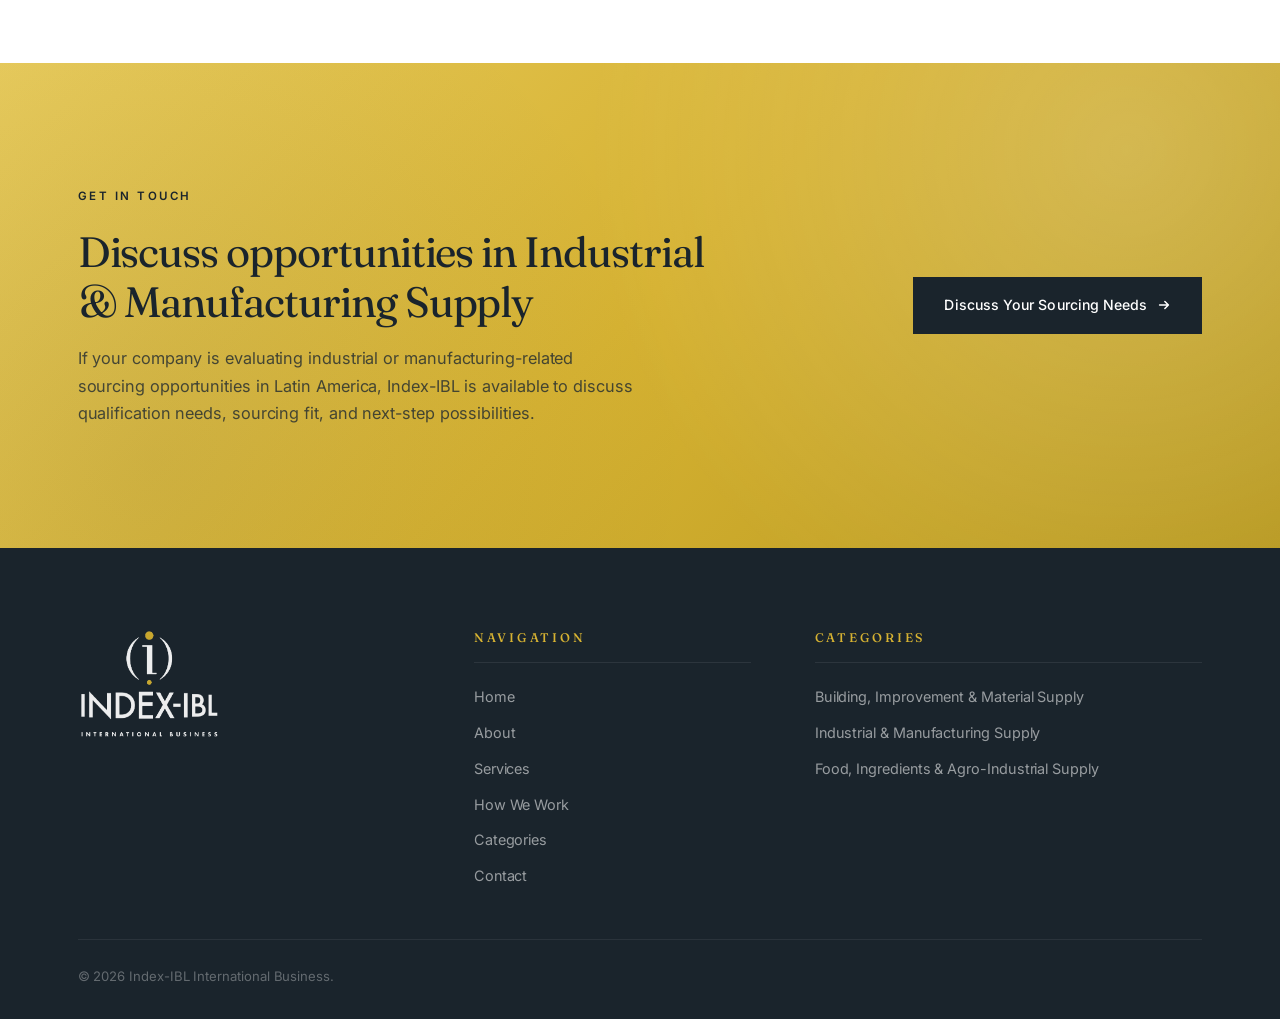
<file: industrial-manufacturing-supply.html>
<!DOCTYPE html>
<html lang="en">
<head>
<meta charset="UTF-8">
<meta name="viewport" content="width=device-width, initial-scale=1.0">
<title>Industrial &amp; Manufacturing Supply — Index-IBL</title>
<link rel="icon" href="images/favicon.ico?v=3" sizes="any">
<link rel="icon" type="image/png" href="images/favicon.png?v=3">
<link rel="apple-touch-icon" href="images/apple-touch-icon.png?v=3">
<link rel="preconnect" href="https://fonts.googleapis.com">
<link rel="preconnect" href="https://fonts.gstatic.com" crossorigin>
<link href="https://fonts.googleapis.com/css2?family=Inter:wght@300;400;500;600;700&family=Fraunces:opsz,wght@9..144,300;9..144,400;9..144,500;9..144,600;9..144,700&display=swap" rel="stylesheet">
<link rel="stylesheet" href="style.css">
</head>
<body>
<header class="header">
  <div class="header-inner">
    <a href="index.html" class="logo" aria-label="Index-IBL Home">
      <img src="images/logo_index_horizontal.png" alt="Index-IBL International Business" class="logo-img">
    </a>
    <nav class="nav" aria-label="Primary">
      <ul>
        <li><a href="index.html">Home</a></li>
        <li><a href="about.html">About</a></li>
        <li><a href="services.html">Services</a></li>
        <li><a href="how-we-work.html">How We Work</a></li>
        <li><a href="categories.html" class="active">Categories</a></li>
        <li><a href="contact.html">Contact</a></li>
      </ul>
    </nav>
    <a href="contact.html" class="header-cta">
      <span>Discuss Your Sourcing Needs</span>
      <svg viewBox="0 0 16 16" fill="none" aria-hidden="true"><path d="M3 8h10M9 4l4 4-4 4" stroke="currentColor" stroke-width="1.6" stroke-linecap="round" stroke-linejoin="round"/></svg>
    </a>
  </div>
</header>

<main>
<section class="subhero">
  <div class="hero-bg" aria-hidden="true">
    <div class="subhero-glow"></div>
    <svg class="hero-grid" xmlns="http://www.w3.org/2000/svg">
      <defs><pattern id="sgrid" width="64" height="64" patternUnits="userSpaceOnUse"><path d="M 64 0 L 0 0 0 64" fill="none" stroke="rgba(255,255,255,0.035)" stroke-width="1"/></pattern></defs>
      <rect width="100%" height="100%" fill="url(#sgrid)"/>
    </svg>
  </div>
  <div class="subhero-inner">
    <div class="subhero-content">
      <div class="section-eyebrow eyebrow-light"><span class="line"></span><span>Sourcing Opportunities</span></div>
      <h1 class="subhero-title">Structured sourcing opportunities across selected industrial and manufacturing-related categories in Latin America.</h1>
      <p class="subhero-lead">Latin America offers relevant sourcing opportunities across selected industrial and manufacturing-related supply environments where technical fit, operational reliability, and coordinated execution matter.</p>
    </div>
  </div>
  <div class="hero-divider" aria-hidden="true">
    <svg viewBox="0 0 1440 80" preserveAspectRatio="none" xmlns="http://www.w3.org/2000/svg"><path d="M0,80 L1440,80 L1440,40 Q720,0 0,40 Z" fill="#FFFFFF"/></svg>
  </div>
</section>
<section class="block block-narrow">
  <div class="block-inner">
      <div class="prose">
        <p class="lead">For institutional buyers, this universe may be especially relevant where qualification, production follow-up, and long-term program suitability are critical to success.</p>
        <p>Index-IBL approaches this space through a sourcing-office model built for disciplined execution and stronger manufacturer fit.</p>
      </div>
  </div>
</section>
<section class="block block-tight">
  <div class="block-inner">
    <div class="media-duo">
      <div class="media" data-slot="ind-01-usinagem-e-metalurgia.jpg"><img src="images/ind-01-usinagem-e-metalurgia.jpg" alt="Metalworking and machining" loading="lazy" onerror="this.remove()"></div>
      <div class="media" data-slot="ind-02-componentes-industriais.jpg"><img src="images/ind-02-componentes-industriais.jpg" alt="Machined industrial components" loading="lazy" onerror="this.remove()"></div>
    </div>
  </div>
</section>
<section class="block block-paper">
  <div class="block-inner block-narrow">
    <span class="split-rule"></span>
    <h2 class="section-title" style="margin-bottom:28px;">The opportunity landscape</h2>
    <div class="prose">
    </div>
    <div class="list-label" style="margin-top:30px;">Possible opportunity areas include</div>
    <ul class="list-2col">
        <li>metal products and metalworking-related supply</li>
        <li>industrial inputs and selected components</li>
        <li>tools, hardware, and DIY-adjacent products</li>
        <li>selected vehicle-related parts and components where relevant to the sourcing program</li>
    </ul>
    <div class="prose" style="margin-top:30px;">
      <p>These areas represent sourcing environments where Latin America may offer relevant manufacturing and supply possibilities depending on the buyer&#8217;s requirements.</p>
      <p>For many buyers, the key issue is not access alone, but confidence in technical fit, operational consistency, and the supplier&#8217;s ability to support the relationship over time.</p>
    </div>
  </div>
</section>
<section class="band">
  <div class="band-bg" aria-hidden="true"><svg xmlns="http://www.w3.org/2000/svg"><defs><pattern id="bgrid" width="80" height="80" patternUnits="userSpaceOnUse"><path d="M 80 0 L 0 0 0 80" fill="none" stroke="rgba(255,255,255,0.025)" stroke-width="1"/></pattern></defs><rect width="100%" height="100%" fill="url(#bgrid)"/></svg></div>
  <div class="band-inner">
    <div class="band-left">
      <span class="split-rule"></span>
      <h2 class="section-title section-title-light">How Index-IBL supports buyers in this universe</h2>
    </div>
    <div class="band-right band-prose">
        <p>Industrial and manufacturing-related sourcing often requires a high degree of requirement alignment and operational control.</p>
        <ul class="list-2col" style="margin-top:22px;">
          <li>identification of suitable manufacturers</li>
          <li>structured supplier qualification</li>
          <li>technical and requirement alignment</li>
          <li>production follow-up</li>
          <li>QA/QC coordination</li>
          <li>supply-chain coordination</li>
          <li>support for commercially and operationally suitable supplier selection</li>
        </ul>
    </div>
  </div>
</section>
<section class="block block-paper block-narrow">
  <div class="block-inner">
      <div class="prose">
        <p>This helps buyers move from general opportunity mapping to more dependable sourcing programs.</p>
      </div>
  </div>
</section>
<section class="block">
  <div class="block-inner block-narrow">
    <span class="split-rule"></span>
    <h2 class="section-title" style="margin-bottom:28px;">Why this universe requires sourcing-office discipline</h2>
    <div class="prose">
      <p>Industrial sourcing decisions often depend on more than price or availability. They require confidence in manufacturer fit, execution consistency, communication flow, and the ability to sustain the business relationship over time.</p>
    </div>
    <div class="list-label" style="margin-top:30px;">That is why Index-IBL emphasizes</div>
    <ul class="list-2col">
        <li>disciplined supplier qualification</li>
        <li>sourcing governance aligned with buyer requirements</li>
        <li>quality, operational, and commercial suitability</li>
        <li>coordinated execution throughout the sourcing process</li>
        <li>long-term program reliability</li>
    </ul>
  </div>
</section>
<section class="block split block-paper">
  <div class="block-inner">
    <div class="split-left">
      <span class="split-rule"></span>
      <h2 class="section-title">Vehicle-related parts and components</h2>
    </div>
    <div class="split-right prose">
        <p>Vehicle-related parts and components remain part of this industrial and manufacturing universe.</p>
        <p>Where relevant, Index-IBL may support buyers in selected sourcing situations within this space through the same qualification discipline, follow-up structure, and execution logic applied across the broader industrial category environment.</p>
    </div>
  </div>
</section>
<section class="block split">
  <div class="block-inner">
    <div class="split-left">
      <span class="split-rule"></span>
      <h2 class="section-title">Selective commercial focus</h2>
    </div>
    <div class="split-right prose">
        <p>The purpose of this universe is to help buyers assess where industrial and manufacturing-related sourcing opportunities may justify a more structured program.</p>
        <p>The emphasis remains on supplier fit, execution discipline, and commercial usefulness rather than broad category coverage.</p>
    </div>
  </div>
</section>
<section class="cta-band">
  <div class="cta-band-inner">
    <div class="cta-band-content">
      <div class="section-eyebrow eyebrow-on-gold"><span class="line"></span><span>Get in touch</span></div>
      <h2>Discuss opportunities in Industrial &amp; Manufacturing Supply</h2>
      <p>If your company is evaluating industrial or manufacturing-related sourcing opportunities in Latin America, Index-IBL is available to discuss qualification needs, sourcing fit, and next-step possibilities.</p>
    </div>
    <div class="cta-band-actions">
      <a href="contact.html" class="btn btn-on-gold"><span>Discuss Your Sourcing Needs</span><svg viewBox="0 0 16 16" fill="none" aria-hidden="true"><path d="M3 8h10M9 4l4 4-4 4" stroke="currentColor" stroke-width="1.8" stroke-linecap="round" stroke-linejoin="round"/></svg></a>
    </div>
  </div>
</section>
</main>

<footer class="footer">
  <div class="footer-inner">
    <div class="footer-grid">
      <div class="footer-brand">
        <img src="images/logo_index_branco_v2.png" alt="Index-IBL" class="logo-img logo-img-footer">
      </div>
      <div class="footer-col">
        <h5>Navigation</h5>
        <ul>
          <li><a href="index.html">Home</a></li>
          <li><a href="about.html">About</a></li>
          <li><a href="services.html">Services</a></li>
          <li><a href="how-we-work.html">How We Work</a></li>
          <li><a href="categories.html">Categories</a></li>
          <li><a href="contact.html">Contact</a></li>
        </ul>
      </div>
      <div class="footer-col">
        <h5>Categories</h5>
        <ul>
          <li><a href="building-improvement-material-supply.html">Building, Improvement &amp; Material Supply</a></li>
          <li><a href="industrial-manufacturing-supply.html">Industrial &amp; Manufacturing Supply</a></li>
          <li><a href="food-ingredients-agro-industrial-supply.html">Food, Ingredients &amp; Agro-Industrial Supply</a></li>
        </ul>
      </div>
    </div>
    <div class="footer-bottom">
      <span>&copy; 2026 Index-IBL International Business.</span>
    </div>
  </div>
</footer>

<script src="translations.js"></script>
<script src="i18n.js"></script>
</body>
</html>
</file>
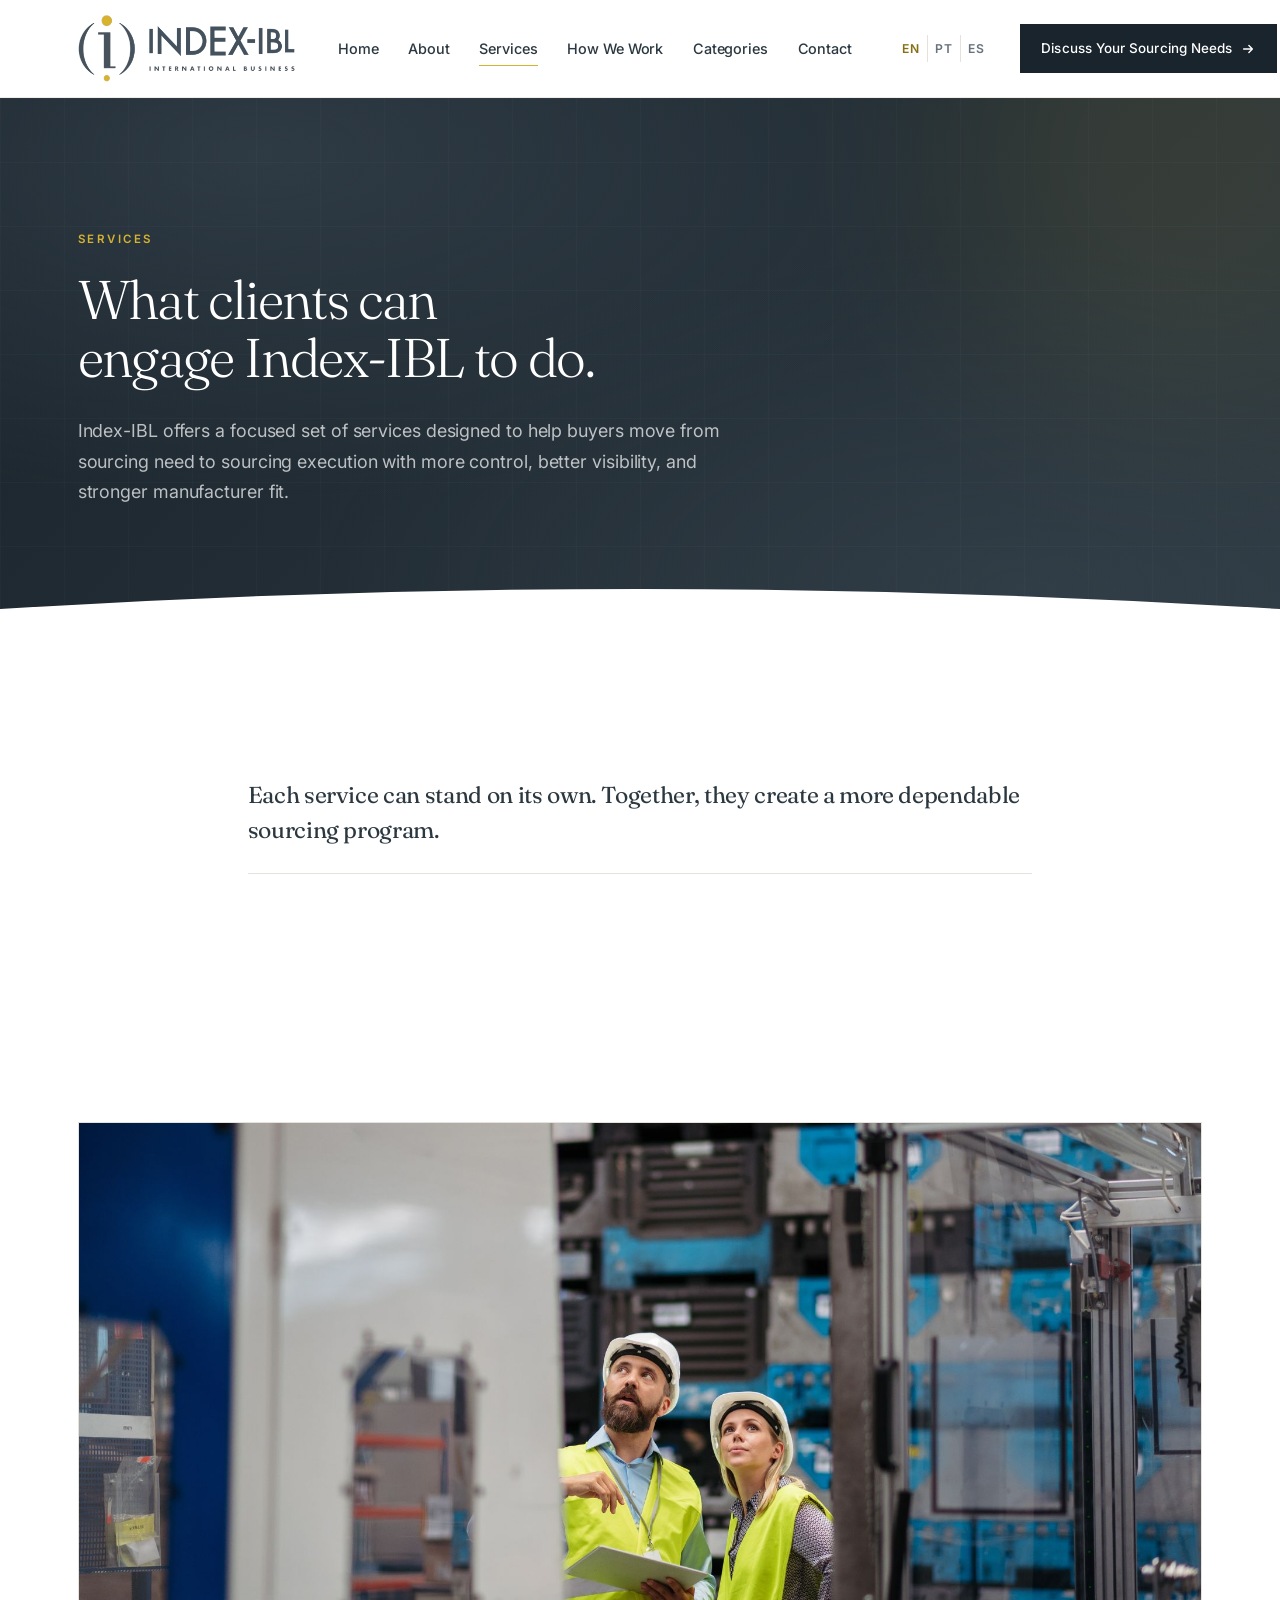
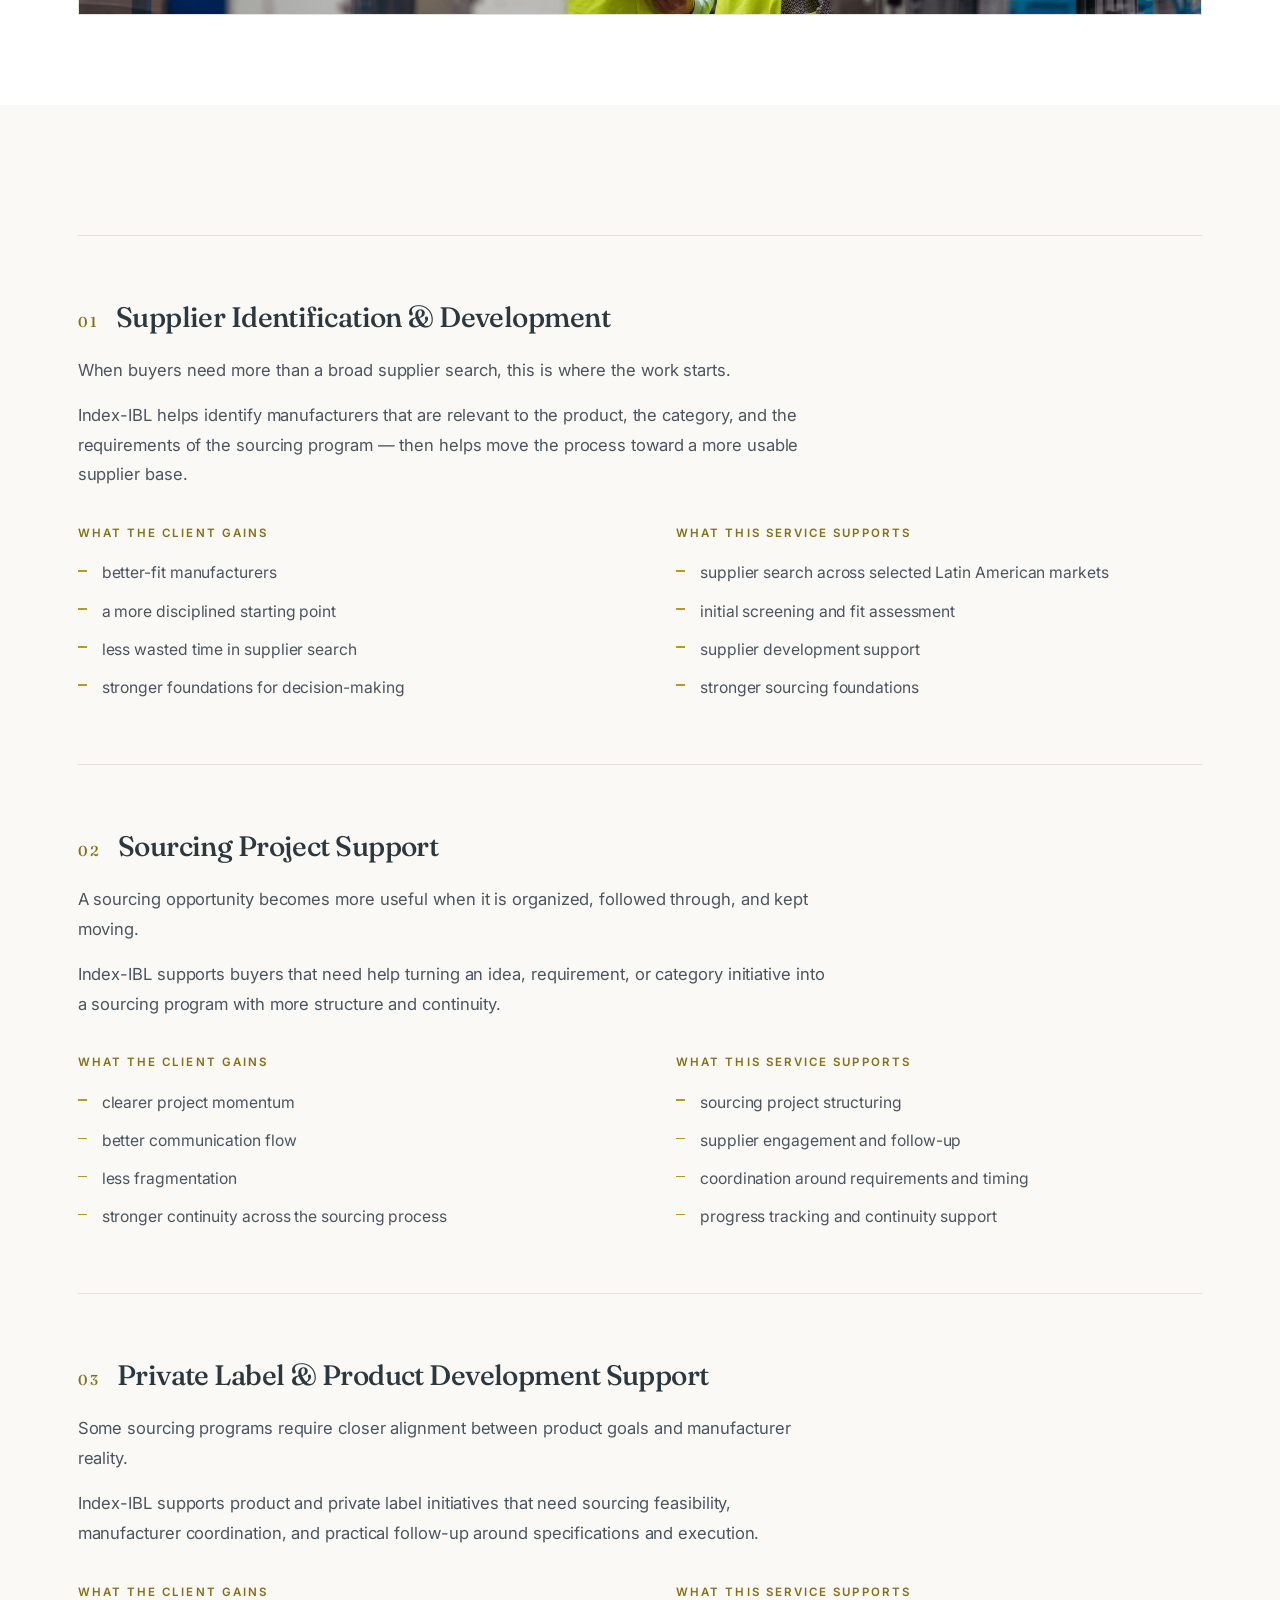
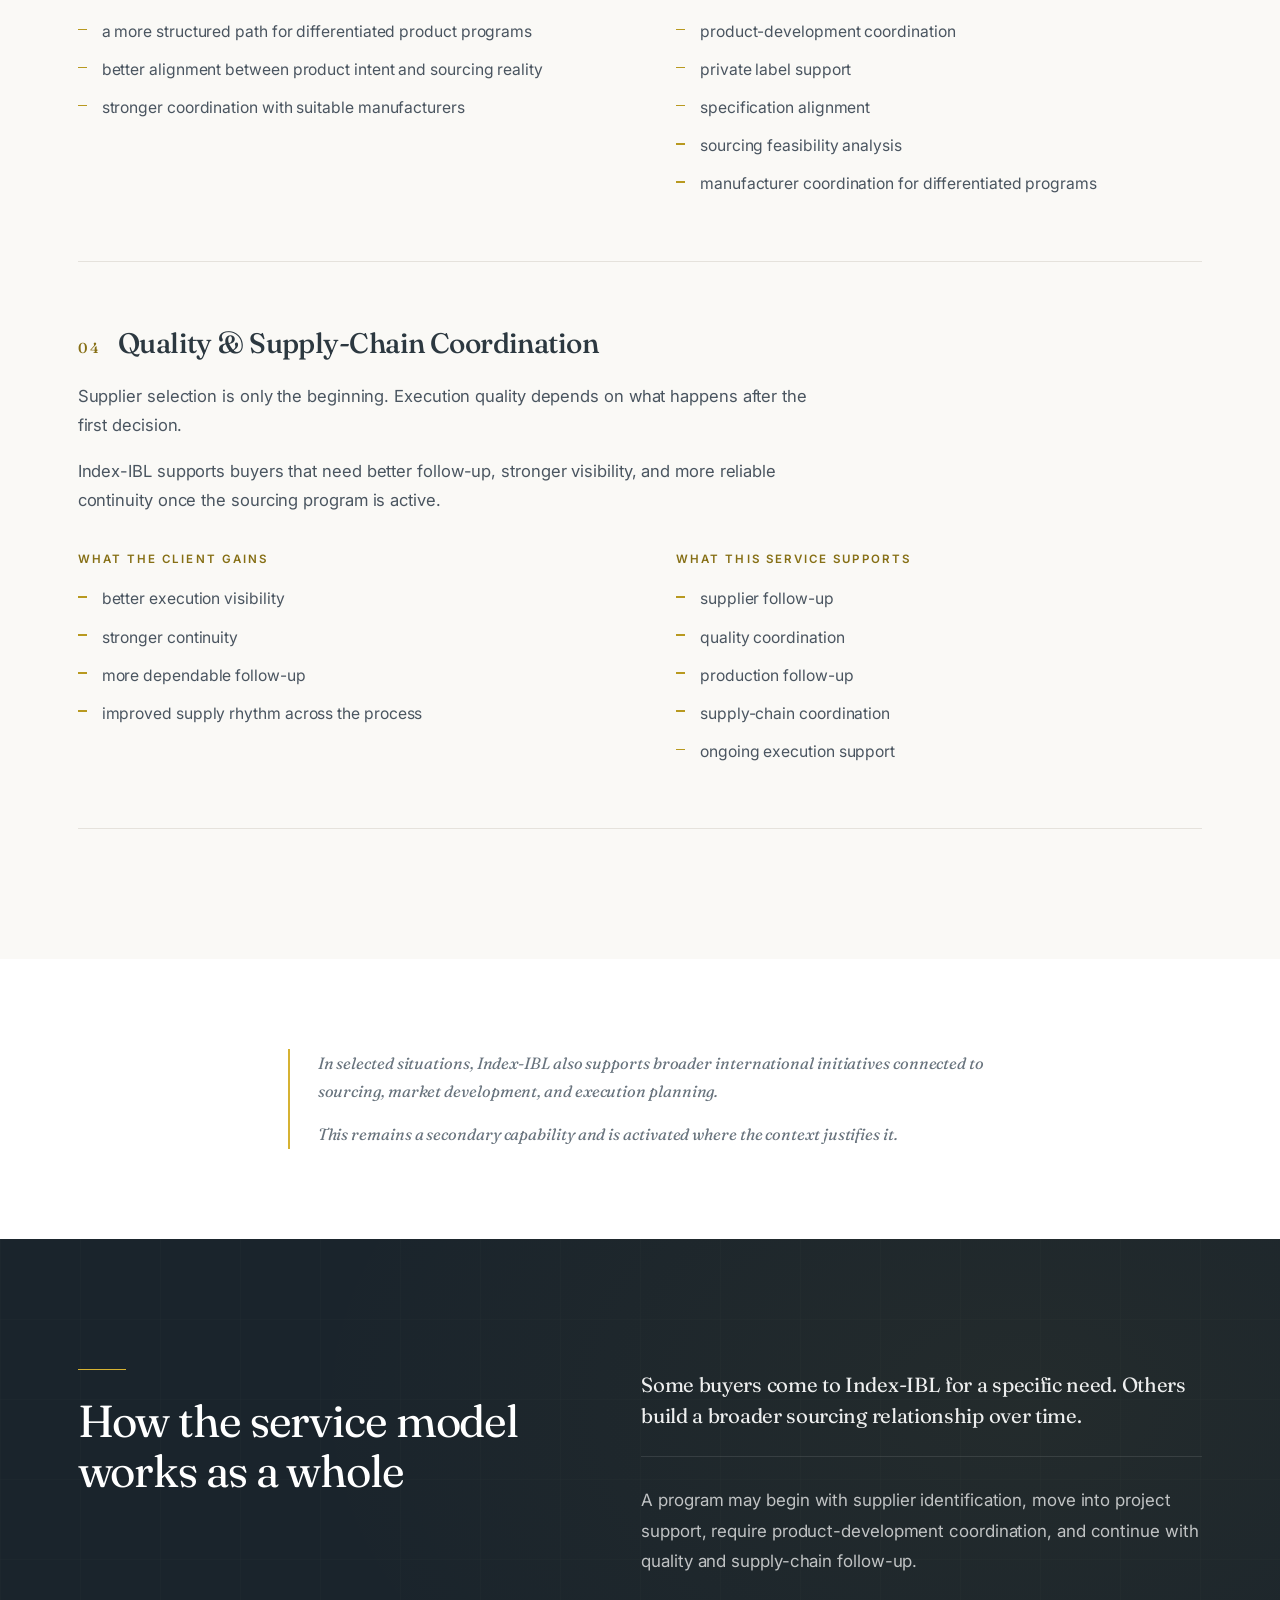
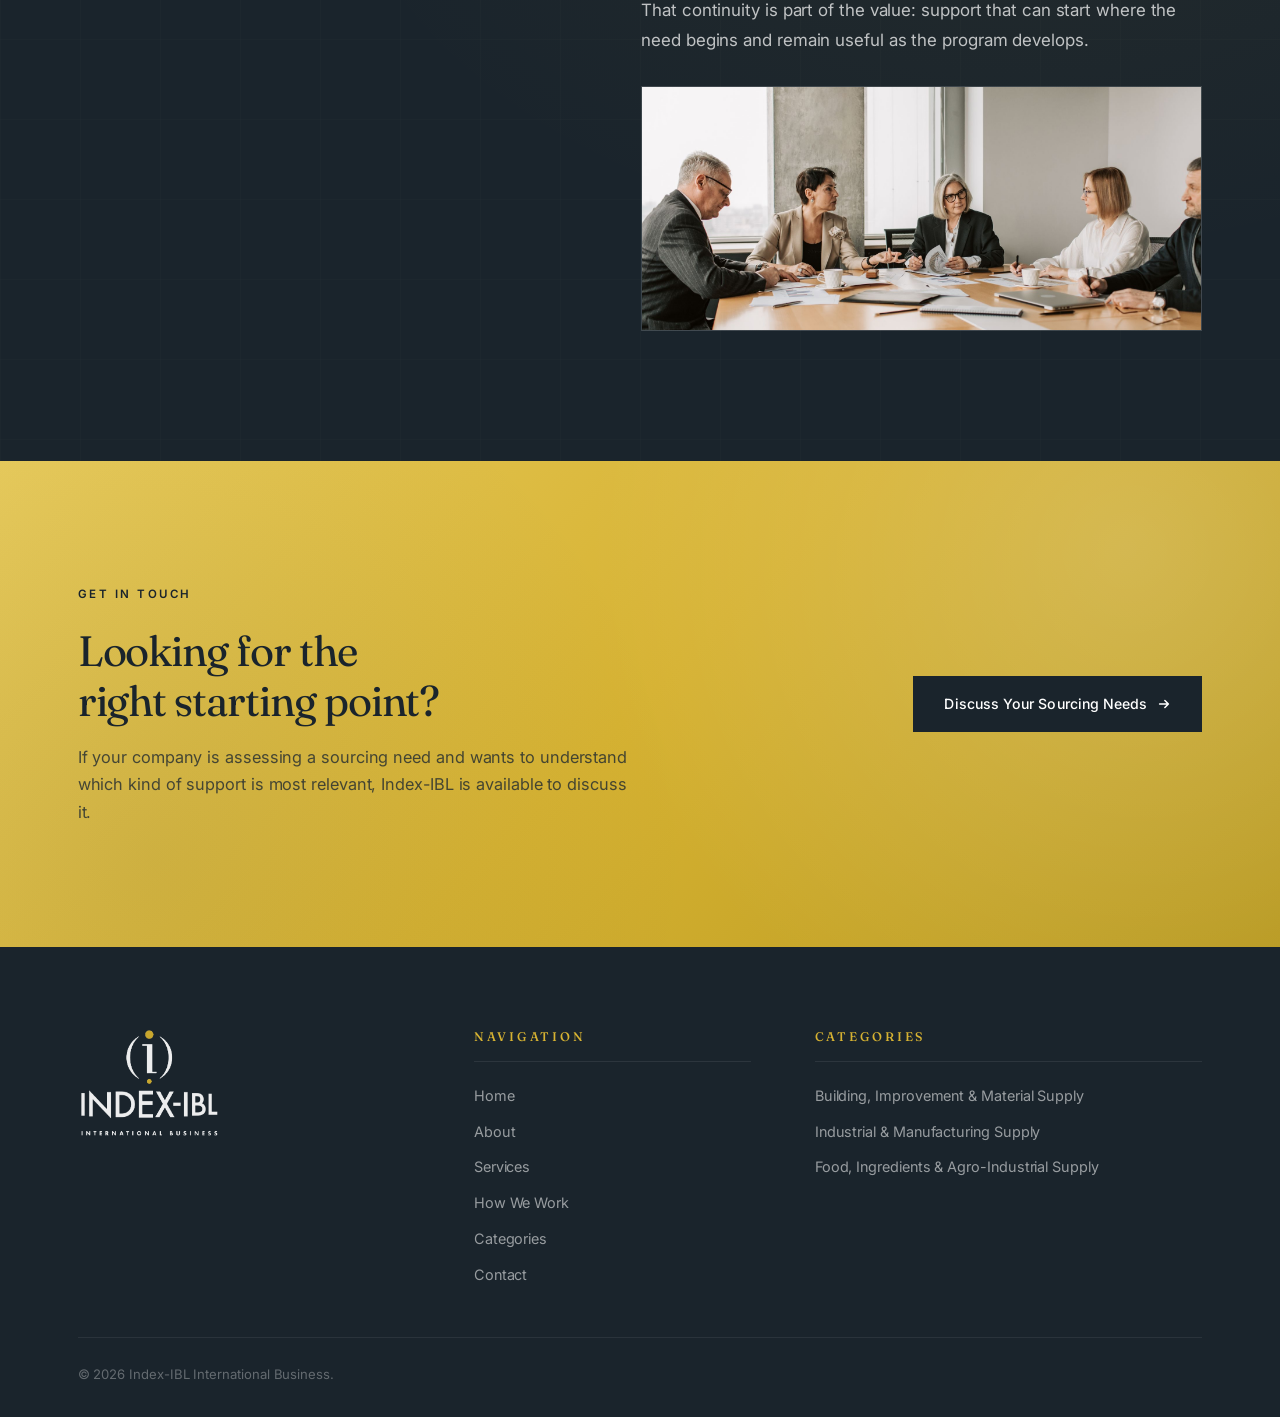
<file: services.html>
<!DOCTYPE html>
<html lang="en">
<head>
<meta charset="UTF-8">
<meta name="viewport" content="width=device-width, initial-scale=1.0">
<title>Services — Index-IBL International Business</title>
<link rel="icon" href="images/favicon.ico?v=3" sizes="any">
<link rel="icon" type="image/png" href="images/favicon.png?v=3">
<link rel="apple-touch-icon" href="images/apple-touch-icon.png?v=3">
<link rel="preconnect" href="https://fonts.googleapis.com">
<link rel="preconnect" href="https://fonts.gstatic.com" crossorigin>
<link href="https://fonts.googleapis.com/css2?family=Inter:wght@300;400;500;600;700&family=Fraunces:opsz,wght@9..144,300;9..144,400;9..144,500;9..144,600;9..144,700&display=swap" rel="stylesheet">
<link rel="stylesheet" href="style.css">
</head>
<body>
<header class="header">
  <div class="header-inner">
    <a href="index.html" class="logo" aria-label="Index-IBL Home">
      <img src="images/logo_index_horizontal.png" alt="Index-IBL International Business" class="logo-img">
    </a>
    <nav class="nav" aria-label="Primary">
      <ul>
        <li><a href="index.html">Home</a></li>
        <li><a href="about.html">About</a></li>
        <li><a href="services.html" class="active">Services</a></li>
        <li><a href="how-we-work.html">How We Work</a></li>
        <li><a href="categories.html">Categories</a></li>
        <li><a href="contact.html">Contact</a></li>
      </ul>
    </nav>
    <a href="contact.html" class="header-cta">
      <span>Discuss Your Sourcing Needs</span>
      <svg viewBox="0 0 16 16" fill="none" aria-hidden="true"><path d="M3 8h10M9 4l4 4-4 4" stroke="currentColor" stroke-width="1.6" stroke-linecap="round" stroke-linejoin="round"/></svg>
    </a>
  </div>
</header>

<main>
<section class="subhero">
  <div class="hero-bg" aria-hidden="true">
    <div class="subhero-glow"></div>
    <svg class="hero-grid" xmlns="http://www.w3.org/2000/svg">
      <defs><pattern id="sgrid" width="64" height="64" patternUnits="userSpaceOnUse"><path d="M 64 0 L 0 0 0 64" fill="none" stroke="rgba(255,255,255,0.035)" stroke-width="1"/></pattern></defs>
      <rect width="100%" height="100%" fill="url(#sgrid)"/>
    </svg>
  </div>
  <div class="subhero-inner">
    <div class="subhero-content">
      <div class="section-eyebrow eyebrow-light"><span class="line"></span><span>Services</span></div>
      <h1 class="subhero-title">What clients can engage Index-IBL to do.</h1>
      <p class="subhero-lead">Index-IBL offers a focused set of services designed to help buyers move from sourcing need to sourcing execution with more control, better visibility, and stronger manufacturer fit.</p>
    </div>
  </div>
  <div class="hero-divider" aria-hidden="true">
    <svg viewBox="0 0 1440 80" preserveAspectRatio="none" xmlns="http://www.w3.org/2000/svg"><path d="M0,80 L1440,80 L1440,40 Q720,0 0,40 Z" fill="#FFFFFF"/></svg>
  </div>
</section>
<section class="block block-narrow">
  <div class="block-inner">
      <div class="prose">
        <p class="lead">Each service can stand on its own. Together, they create a more dependable sourcing program.</p>
      </div>
  </div>
</section>
<section class="block block-tight">
  <div class="block-inner">
    <div class="media media-wide" data-slot="serv-01-visita-tecnica-a-fornecedor.jpg"><img src="images/serv-01-visita-tecnica-a-fornecedor.jpg" alt="Technical visit to a supplier plant" loading="lazy" onerror="this.remove()"></div>
  </div>
</section>
<section class="block block-paper">
  <div class="block-inner">
    <div class="features">
    <article class="feature">
      <div class="feature-top">
        <span class="feature-num">01</span>
        <h3>Supplier Identification &amp; Development</h3>
      </div>
      <div class="feature-intro">
        <p>When buyers need more than a broad supplier search, this is where the work starts.</p>
        <p>Index-IBL helps identify manufacturers that are relevant to the product, the category, and the requirements of the sourcing program &mdash; then helps move the process toward a more usable supplier base.</p>
      </div>
      <div class="feature-cols">
        <div class="feature-col">
          <div class="list-label">What the client gains</div>
          <ul class="list">
          <li>better-fit manufacturers</li>
          <li>a more disciplined starting point</li>
          <li>less wasted time in supplier search</li>
          <li>stronger foundations for decision-making</li>
          </ul>
        </div>
        <div class="feature-col">
          <div class="list-label">What this service supports</div>
          <ul class="list">
          <li>supplier search across selected Latin American markets</li>
          <li>initial screening and fit assessment</li>
          <li>supplier development support</li>
          <li>stronger sourcing foundations</li>
          </ul>
        </div>
      </div>
    </article>
    <article class="feature">
      <div class="feature-top">
        <span class="feature-num">02</span>
        <h3>Sourcing Project Support</h3>
      </div>
      <div class="feature-intro">
        <p>A sourcing opportunity becomes more useful when it is organized, followed through, and kept moving.</p>
        <p>Index-IBL supports buyers that need help turning an idea, requirement, or category initiative into a sourcing program with more structure and continuity.</p>
      </div>
      <div class="feature-cols">
        <div class="feature-col">
          <div class="list-label">What the client gains</div>
          <ul class="list">
          <li>clearer project momentum</li>
          <li>better communication flow</li>
          <li>less fragmentation</li>
          <li>stronger continuity across the sourcing process</li>
          </ul>
        </div>
        <div class="feature-col">
          <div class="list-label">What this service supports</div>
          <ul class="list">
          <li>sourcing project structuring</li>
          <li>supplier engagement and follow-up</li>
          <li>coordination around requirements and timing</li>
          <li>progress tracking and continuity support</li>
          </ul>
        </div>
      </div>
    </article>
    <article class="feature">
      <div class="feature-top">
        <span class="feature-num">03</span>
        <h3>Private Label &amp; Product Development Support</h3>
      </div>
      <div class="feature-intro">
        <p>Some sourcing programs require closer alignment between product goals and manufacturer reality.</p>
        <p>Index-IBL supports product and private label initiatives that need sourcing feasibility, manufacturer coordination, and practical follow-up around specifications and execution.</p>
      </div>
      <div class="feature-cols">
        <div class="feature-col">
          <div class="list-label">What the client gains</div>
          <ul class="list">
          <li>a more structured path for differentiated product programs</li>
          <li>better alignment between product intent and sourcing reality</li>
          <li>stronger coordination with suitable manufacturers</li>
          </ul>
        </div>
        <div class="feature-col">
          <div class="list-label">What this service supports</div>
          <ul class="list">
          <li>product-development coordination</li>
          <li>private label support</li>
          <li>specification alignment</li>
          <li>sourcing feasibility analysis</li>
          <li>manufacturer coordination for differentiated programs</li>
          </ul>
        </div>
      </div>
    </article>
    <article class="feature">
      <div class="feature-top">
        <span class="feature-num">04</span>
        <h3>Quality &amp; Supply-Chain Coordination</h3>
      </div>
      <div class="feature-intro">
        <p>Supplier selection is only the beginning. Execution quality depends on what happens after the first decision.</p>
        <p>Index-IBL supports buyers that need better follow-up, stronger visibility, and more reliable continuity once the sourcing program is active.</p>
      </div>
      <div class="feature-cols">
        <div class="feature-col">
          <div class="list-label">What the client gains</div>
          <ul class="list">
          <li>better execution visibility</li>
          <li>stronger continuity</li>
          <li>more dependable follow-up</li>
          <li>improved supply rhythm across the process</li>
          </ul>
        </div>
        <div class="feature-col">
          <div class="list-label">What this service supports</div>
          <ul class="list">
          <li>supplier follow-up</li>
          <li>quality coordination</li>
          <li>production follow-up</li>
          <li>supply-chain coordination</li>
          <li>ongoing execution support</li>
          </ul>
        </div>
      </div>
    </article>
    </div>
  </div>
</section>
<section class="secondary">
  <div class="secondary-inner">
    <div class="secondary-text" style="display:flex;flex-direction:column;gap:14px;">
      <p style="margin:0;">In selected situations, Index-IBL also supports broader international initiatives connected to sourcing, market development, and execution planning.</p>
      <p style="margin:0;">This remains a secondary capability and is activated where the context justifies it.</p>
    </div>
  </div>
</section>
<section class="band">
  <div class="band-bg" aria-hidden="true"><svg xmlns="http://www.w3.org/2000/svg"><defs><pattern id="bgrid" width="80" height="80" patternUnits="userSpaceOnUse"><path d="M 80 0 L 0 0 0 80" fill="none" stroke="rgba(255,255,255,0.025)" stroke-width="1"/></pattern></defs><rect width="100%" height="100%" fill="url(#bgrid)"/></svg></div>
  <div class="band-inner">
    <div class="band-left">
      <span class="split-rule"></span>
      <h2 class="section-title section-title-light">How the service model works as a whole</h2>
    </div>
    <div class="band-right band-prose">
        <p class="lead">Some buyers come to Index-IBL for a specific need. Others build a broader sourcing relationship over time.</p>
        <p>A program may begin with supplier identification, move into project support, require product-development coordination, and continue with quality and supply-chain follow-up.</p>
        <p>That continuity is part of the value: support that can start where the need begins and remain useful as the program develops.</p>
        <div class="media media-wide" data-slot="serv-06-coordenacao-do-programa.jpg"><img src="images/serv-06-coordenacao-do-programa.jpg" alt="Sourcing program coordination" loading="lazy" onerror="this.remove()"></div>
    </div>
  </div>
</section>
<section class="cta-band">
  <div class="cta-band-inner">
    <div class="cta-band-content">
      <div class="section-eyebrow eyebrow-on-gold"><span class="line"></span><span>Get in touch</span></div>
      <h2>Looking for the right starting point?</h2>
      <p>If your company is assessing a sourcing need and wants to understand which kind of support is most relevant, Index-IBL is available to discuss it.</p>
    </div>
    <div class="cta-band-actions">
      <a href="contact.html" class="btn btn-on-gold"><span>Discuss Your Sourcing Needs</span><svg viewBox="0 0 16 16" fill="none" aria-hidden="true"><path d="M3 8h10M9 4l4 4-4 4" stroke="currentColor" stroke-width="1.8" stroke-linecap="round" stroke-linejoin="round"/></svg></a>
    </div>
  </div>
</section>
</main>

<footer class="footer">
  <div class="footer-inner">
    <div class="footer-grid">
      <div class="footer-brand">
        <img src="images/logo_index_branco_v2.png" alt="Index-IBL" class="logo-img logo-img-footer">
      </div>
      <div class="footer-col">
        <h5>Navigation</h5>
        <ul>
          <li><a href="index.html">Home</a></li>
          <li><a href="about.html">About</a></li>
          <li><a href="services.html">Services</a></li>
          <li><a href="how-we-work.html">How We Work</a></li>
          <li><a href="categories.html">Categories</a></li>
          <li><a href="contact.html">Contact</a></li>
        </ul>
      </div>
      <div class="footer-col">
        <h5>Categories</h5>
        <ul>
          <li><a href="building-improvement-material-supply.html">Building, Improvement &amp; Material Supply</a></li>
          <li><a href="industrial-manufacturing-supply.html">Industrial &amp; Manufacturing Supply</a></li>
          <li><a href="food-ingredients-agro-industrial-supply.html">Food, Ingredients &amp; Agro-Industrial Supply</a></li>
        </ul>
      </div>
    </div>
    <div class="footer-bottom">
      <span>&copy; 2026 Index-IBL International Business.</span>
    </div>
  </div>
</footer>

<script src="translations.js"></script>
<script src="i18n.js"></script>
</body>
</html>
</file>
<file: style.css>
/* =========================================
   INDEX-IBL — International Business
   Refined stylesheet
   Institutional · selective · commercially strong
   ========================================= */

:root {
  /* Brand */
  --navy:        #43515D;
  --navy-dark:   #2C3840;
  --navy-deep:   #1A242C;
  --navy-soft:   #5A6975;
  --gold:        #D6B232;
  --gold-dark:   #B8991F;
  --gold-text:   #866F15;   /* dourado legivel sobre fundo claro */
  --gold-soft:   #E8CB5C;

  /* Neutrals */
  --white:       #FFFFFF;
  --paper:       #FAF9F6;
  --off-white:   #F4F4F1;
  --border:      #E5E2DC;
  --border-soft: #EFEDE7;

  /* Text */
  --text:        #4A5560;
  --text-dark:   #2C3840;
  --text-mute:   #68737D;

  /* Type */
  --serif:       'Fraunces', Georgia, 'Times New Roman', serif;
  --sans:        'Inter', -apple-system, BlinkMacSystemFont, 'Segoe UI', sans-serif;

  /* Layout */
  --max-w:       1240px;
  --pad-x:       clamp(20px, 4.5vw, 64px);

  /* Header / logo sizing — mude estes dois valores para calibrar */
  --header-h:    clamp(84px, 7.6vw, 108px);
  --logo-h:      clamp(52px, 5.2vw, 74px);

  /* Motion */
  --ease:        cubic-bezier(0.22, 0.61, 0.36, 1);
  --ease-out:    cubic-bezier(0.16, 1, 0.3, 1);
}

*, *::before, *::after { box-sizing: border-box; margin: 0; padding: 0; }
html { scroll-behavior: smooth; }
body {
  font-family: var(--sans);
  color: var(--text);
  background: var(--white);
  line-height: 1.6;
  font-size: 15.5px;
  font-weight: 400;
  letter-spacing: -0.005em;
  -webkit-font-smoothing: antialiased;
  -moz-osx-font-smoothing: grayscale;
  text-rendering: optimizeLegibility;
}
a { text-decoration: none; color: inherit; }
img, svg { display: block; max-width: 100%; }
ul { list-style: none; }
::selection { background: var(--gold); color: var(--navy-deep); }

/* Subtle entrance for sections */
@keyframes fadeUp {
  from { opacity: 0; transform: translateY(16px); }
  to   { opacity: 1; transform: translateY(0); }
}
section { animation: fadeUp 0.8s var(--ease-out) both; }

/* =========================================
   HEADER
   ========================================= */
.header {
  background: rgba(255, 255, 255, 0.92);
  backdrop-filter: saturate(180%) blur(14px);
  -webkit-backdrop-filter: saturate(180%) blur(14px);
  border-bottom: 1px solid var(--border-soft);
  position: sticky;
  top: 0;
  z-index: 100;
  animation: none;
}
.header-inner {
  max-width: var(--max-w);
  margin: 0 auto;
  padding: 0 var(--pad-x);
  height: var(--header-h);
  display: flex;
  align-items: center;
  justify-content: space-between;
  gap: clamp(16px, 2.2vw, 34px);
}
.logo {
  display: flex;
  align-items: center;
  flex-shrink: 0;
  transition: opacity 0.2s var(--ease);
}
.logo:hover { opacity: 0.8; }
.logo-img {
  height: var(--logo-h);
  width: auto;
  max-width: 100%;
  display: block;
  object-fit: contain;
}

.nav { display: flex; }
.nav ul {
  display: flex;
  align-items: center;
  gap: 0;
  flex-wrap: nowrap;
}
.nav a {
  position: relative;
  display: block;
  padding: 12px clamp(10px, 1.15vw, 17px);
  font-size: 0.9rem;
  white-space: nowrap;
  font-weight: 500;
  color: var(--text-dark);
  letter-spacing: -0.005em;
  transition: color 0.25s var(--ease);
}
.nav a::after {
  content: '';
  position: absolute;
  left: clamp(10px, 1.15vw, 17px);
  right: clamp(10px, 1.15vw, 17px);
  bottom: 6px;
  height: 1.5px;
  background: var(--gold);
  transform: scaleX(0);
  transform-origin: left center;
  transition: transform 0.3s var(--ease-out);
}
.nav a:hover, .nav a.active { color: var(--navy-dark); }
.nav a:hover::after, .nav a.active::after { transform: scaleX(1); }

.header-cta {
  display: inline-flex;
  align-items: center;
  gap: 9px;
  background: var(--navy-deep);
  color: var(--white);
  padding: 13px clamp(14px, 1.6vw, 22px);
  font-size: 0.84rem;
  white-space: nowrap;
  font-weight: 500;
  letter-spacing: 0.005em;
  border: 1px solid var(--navy-deep);
  transition: all 0.3s var(--ease);
  flex-shrink: 0;
}
.header-cta svg { width: 14px; height: 14px; transition: transform 0.3s var(--ease); }
.header-cta:hover {
  background: var(--gold);
  border-color: var(--gold);
  color: var(--navy-deep);
}
.header-cta:hover svg { transform: translateX(3px); }

/* =========================================
   COMMON
   ========================================= */
.section-eyebrow {
  display: inline-flex;
  align-items: center;
  gap: 14px;
  font-size: 0.72rem;
  font-weight: 600;
  letter-spacing: 0.22em;
  text-transform: uppercase;
  color: var(--gold-text);
  margin-bottom: 22px;
}
.section-eyebrow .line { display: none; }
.section-eyebrow.centered { justify-content: center; }
.eyebrow-light { color: var(--gold); }
.eyebrow-on-gold { color: var(--navy-deep); }

.section-title {
  font-family: var(--serif);
  font-size: clamp(2rem, 3.5vw, 2.85rem);
  font-weight: 400;
  line-height: 1.12;
  letter-spacing: -0.025em;
  color: var(--text-dark);
  margin-bottom: 0;
}
.section-title em {
  font-style: italic;
  font-weight: 300;
  color: var(--gold-text);
}
.section-title-light { color: var(--white); }
.section-title-light em { color: var(--gold); }

.btn {
  display: inline-flex;
  align-items: center;
  gap: 10px;
  padding: 16px 30px;
  font-size: 0.88rem;
  font-weight: 500;
  letter-spacing: 0.005em;
  border: 1px solid transparent;
  cursor: pointer;
  transition: all 0.3s var(--ease);
  white-space: nowrap;
  position: relative;
  overflow: hidden;
}
.btn svg { width: 14px; height: 14px; transition: transform 0.3s var(--ease); }
.btn:hover svg { transform: translateX(4px); }

.btn-primary {
  background: var(--gold);
  color: var(--navy-deep);
  border-color: var(--gold);
}
.btn-primary:hover {
  background: var(--gold-soft);
  border-color: var(--gold-soft);
}
.btn-ghost {
  background: transparent;
  color: rgba(255,255,255,0.85);
  border-color: rgba(255,255,255,0.2);
}
.btn-ghost:hover {
  border-color: var(--gold);
  color: var(--gold);
  background: rgba(214,178,50,0.06);
}
.btn-on-gold {
  background: var(--navy-deep);
  color: var(--white);
  border-color: var(--navy-deep);
}
.btn-on-gold:hover {
  background: var(--white);
  border-color: var(--white);
  color: var(--navy-deep);
}

/* =========================================
   HERO
   ========================================= */
.hero {
  position: relative;
  background: var(--navy-deep);
  background-image:
    radial-gradient(ellipse at 20% 10%, rgba(67,81,93,0.45) 0%, transparent 50%),
    radial-gradient(ellipse at 80% 90%, rgba(67,81,93,0.30) 0%, transparent 50%),
    linear-gradient(135deg, var(--navy-deep) 0%, var(--navy-dark) 100%);
  color: var(--white);
  overflow: hidden;
  padding: clamp(44px, 5.5vw, 78px) 0 clamp(110px, 14vw, 180px);
}
.hero-bg { position: absolute; inset: 0; pointer-events: none; }
.hero-map {
  position: absolute;
  inset: 0;
  background-repeat: no-repeat;
  background-position: center 45%;
  background-size: min(115%, 1400px);
  /* Turn the gray map into a soft gold silhouette */
  filter: brightness(0) saturate(100%) invert(72%) sepia(38%) saturate(620%) hue-rotate(5deg) brightness(95%) contrast(88%);
  opacity: 0.13;
  /* Soft fade on edges so the map blends into the hero */
  -webkit-mask-image: radial-gradient(ellipse 75% 75% at 50% 50%, #000 35%, rgba(0,0,0,0.55) 65%, transparent 95%);
  mask-image: radial-gradient(ellipse 75% 75% at 50% 50%, #000 35%, rgba(0,0,0,0.55) 65%, transparent 95%);
}
.hero-grid { position: absolute; inset: 0; width: 100%; height: 100%; }
.hero-glow {
  position: absolute;
  border-radius: 50%;
  filter: blur(100px);
}
.hero-glow-1 {
  width: 540px;
  height: 540px;
  background: var(--gold);
  top: -180px;
  right: -180px;
  opacity: 0.10;
}
.hero-glow-2 {
  width: 460px;
  height: 460px;
  background: var(--navy-soft);
  bottom: -200px;
  left: -160px;
  opacity: 0.35;
}

.hero-inner {
  position: relative;
  max-width: var(--max-w);
  margin: 0 auto;
  padding: 0 var(--pad-x);
}
.hero-content { max-width: 880px; }

.hero-line {
  width: 56px;
  height: 1px;
  background: var(--gold);
  margin-bottom: 28px;
}

.hero-title {
  font-family: var(--serif);
  font-size: clamp(2.5rem, 5.5vw, 4.4rem);
  font-weight: 300;
  line-height: 1.05;
  letter-spacing: -0.035em;
  color: var(--white);
  margin-bottom: 32px;
  text-wrap: balance;
}
.hero-title em {
  font-style: italic;
  font-weight: 300;
  color: var(--gold);
}

.hero-lead {
  font-size: clamp(1.05rem, 1.4vw, 1.15rem);
  color: rgba(255,255,255,0.7);
  line-height: 1.7;
  max-width: 640px;
  margin-bottom: 44px;
  font-weight: 400;
  letter-spacing: -0.005em;
}

.hero-actions {
  display: flex;
  gap: 14px;
  flex-wrap: wrap;
}

.hero-divider {
  position: absolute;
  bottom: -1px;
  left: 0;
  right: 0;
  height: 80px;
  pointer-events: none;
}
.hero-divider svg {
  width: 100%;
  height: 100%;
  display: block;
}

/* =========================================
   WHAT INDEX-IBL DOES
   ========================================= */
.what {
  padding: clamp(90px, 12vw, 140px) 0;
  background: var(--white);
}
.what-inner {
  max-width: var(--max-w);
  margin: 0 auto;
  padding: 0 var(--pad-x);
  display: grid;
  grid-template-columns: 1.1fr 0.9fr;
  gap: clamp(40px, 7vw, 88px);
  align-items: start;
}
.what-left { position: sticky; top: calc(var(--header-h) + 24px); }
.what-lead {
  font-size: 1.08rem;
  color: var(--text);
  line-height: 1.8;
  margin-bottom: 22px;
  letter-spacing: -0.005em;
}
.what-lead:last-child { margin-bottom: 0; }
.what-lead:first-of-type {
  font-family: var(--serif);
  font-size: clamp(1.25rem, 1.8vw, 1.45rem);
  font-weight: 400;
  line-height: 1.5;
  color: var(--text-dark);
  letter-spacing: -0.015em;
  padding-bottom: 24px;
  border-bottom: 1px solid var(--border);
  margin-bottom: 28px;
}

/* =========================================
   TRUST / PROOF STRIP
   ========================================= */
.trust {
  background: var(--navy-deep);
  background-image:
    linear-gradient(180deg, rgba(255,255,255,0.02) 0%, transparent 100%);
  padding: 44px 0;
  border-top: 1px solid rgba(255,255,255,0.04);
}
.trust-inner {
  max-width: var(--max-w);
  margin: 0 auto;
  padding: 0 var(--pad-x);
  display: grid;
  grid-template-columns: repeat(5, 1fr);
  gap: 0;
}
.trust-pt {
  display: flex;
  flex-direction: column;
  gap: 10px;
  padding: 4px 28px;
  border-left: 1px solid rgba(255,255,255,0.08);
  transition: transform 0.4s var(--ease);
}
.trust-pt:first-child { border-left: none; padding-left: 0; }
.trust-pt:last-child { padding-right: 0; }
.trust-pt:hover { transform: translateY(-2px); }
.trust-num {
  font-family: var(--serif);
  font-size: 0.78rem;
  font-weight: 500;
  color: var(--gold);
  letter-spacing: 0.18em;
}
.trust-text {
  font-size: 0.88rem;
  font-weight: 400;
  color: rgba(255,255,255,0.78);
  line-height: 1.45;
  letter-spacing: -0.005em;
}

/* =========================================
   CORE SERVICES
   ========================================= */
.services {
  background: var(--paper);
  padding: clamp(90px, 12vw, 140px) 0;
}
.services-inner {
  max-width: var(--max-w);
  margin: 0 auto;
  padding: 0 var(--pad-x);
}
.services-header {
  margin-bottom: 64px;
  display: grid;
  gap: 4px;
}

.services-grid {
  display: grid;
  grid-template-columns: repeat(4, 1fr);
  gap: 0;
  border-top: 1px solid var(--border);
}
.service {
  position: relative;
  padding: 44px 32px 48px;
  border-right: 1px solid var(--border);
  border-bottom: 1px solid var(--border);
  background: transparent;
  transition: background 0.4s var(--ease);
  display: flex;
  flex-direction: column;
}
.service:last-child { border-right: none; }
.service:hover { background: var(--white); }

.service-top {
  display: flex;
  align-items: center;
  gap: 14px;
  margin-bottom: 32px;
}
.service-num {
  font-family: var(--serif);
  font-size: 0.85rem;
  font-weight: 500;
  color: var(--gold-text);
  letter-spacing: 0.18em;
  flex-shrink: 0;
}
.service-rule {
  flex: 1;
  height: 1px;
  background: var(--border);
  transition: background 0.4s var(--ease);
}
.service:hover .service-rule { background: var(--gold); }

.service h3 {
  font-family: var(--serif);
  font-size: 1.15rem;
  font-weight: 500;
  color: var(--text-dark);
  margin-bottom: 14px;
  line-height: 1.3;
  letter-spacing: -0.015em;
  text-wrap: balance;
}
.service p {
  font-size: 0.95rem;
  color: var(--text);
  line-height: 1.7;
  letter-spacing: -0.005em;
}

/* =========================================
   GROUPED CATEGORY OPPORTUNITY BLOCKS
   ========================================= */
.categories {
  padding: clamp(90px, 12vw, 140px) 0;
  background: var(--white);
}
.categories-inner {
  max-width: var(--max-w);
  margin: 0 auto;
  padding: 0 var(--pad-x);
}
.categories-header { margin-bottom: 64px; }

.categories-grid {
  display: grid;
  grid-template-columns: repeat(3, 1fr);
  gap: 28px;
}
.cat {
  position: relative;
  background: var(--white);
  border: 1px solid var(--border);
  padding: 40px 36px 44px;
  transition: transform 0.5s var(--ease-out), box-shadow 0.5s var(--ease-out), border-color 0.4s var(--ease);
  overflow: hidden;
}
.cat::before {
  content: '';
  position: absolute;
  top: 0;
  left: 0;
  right: 0;
  height: 3px;
  background: var(--gold);
  transform: scaleX(0);
  transform-origin: left center;
  transition: transform 0.5s var(--ease-out);
}
.cat:hover {
  transform: translateY(-6px);
  border-color: transparent;
  box-shadow: 0 30px 60px rgba(28, 39, 47, 0.08), 0 12px 24px rgba(28, 39, 47, 0.05);
}
.cat:hover::before { transform: scaleX(1); }

.cat-mark {
  display: flex;
  align-items: flex-start;
  justify-content: space-between;
  margin-bottom: 28px;
  color: var(--navy);
  transition: color 0.4s var(--ease);
}
.cat:hover .cat-mark { color: var(--gold-text); }
.cat-num {
  font-family: var(--serif);
  font-size: 1.1rem;
  font-weight: 500;
  color: var(--gold-text);
  letter-spacing: 0.16em;
}
.cat-glyph {
  width: 56px;
  height: 56px;
  opacity: 0.85;
  transition: transform 0.5s var(--ease-out);
}
.cat:hover .cat-glyph { transform: scale(1.06); }

.cat-body h3 {
  font-family: var(--serif);
  font-size: 1.32rem;
  font-weight: 500;
  color: var(--text-dark);
  margin-bottom: 16px;
  line-height: 1.25;
  letter-spacing: -0.02em;
  text-wrap: balance;
}
.cat-body p {
  font-size: 0.95rem;
  color: var(--text);
  line-height: 1.7;
  letter-spacing: -0.005em;
}

/* =========================================
   HOW THE MODEL WORKS — secondary
   ========================================= */
.how {
  position: relative;
  background: var(--navy-deep);
  background-image:
    radial-gradient(ellipse at 80% 20%, rgba(214,178,50,0.05) 0%, transparent 50%);
  padding: clamp(80px, 11vw, 130px) 0;
  overflow: hidden;
}
.how-bg { position: absolute; inset: 0; pointer-events: none; }
.how-bg svg { width: 100%; height: 100%; }
.how-inner {
  position: relative;
  max-width: var(--max-w);
  margin: 0 auto;
  padding: 0 var(--pad-x);
  display: grid;
  grid-template-columns: 1fr 1.2fr;
  gap: clamp(40px, 8vw, 100px);
  align-items: start;
}
.how-text {
  font-size: 1.06rem;
  color: rgba(255,255,255,0.72);
  line-height: 1.8;
  margin-bottom: 18px;
  letter-spacing: -0.005em;
}
.how-text:last-child { margin-bottom: 0; }
.how-text:first-child {
  font-family: var(--serif);
  font-size: clamp(1.2rem, 1.6vw, 1.4rem);
  font-weight: 400;
  line-height: 1.55;
  color: rgba(255,255,255,0.92);
  letter-spacing: -0.015em;
  padding-bottom: 24px;
  border-bottom: 1px solid rgba(255,255,255,0.1);
  margin-bottom: 28px;
}

/* =========================================
   EXPERIENCE / CREDIBILITY
   ========================================= */
.experience {
  background: var(--paper);
  padding: clamp(90px, 12vw, 140px) 0;
  position: relative;
}
.experience-inner {
  max-width: 920px;
  margin: 0 auto;
  padding: 0 var(--pad-x);
  text-align: center;
}
.experience-lead {
  font-family: var(--serif);
  font-size: clamp(1.5rem, 2.8vw, 2.15rem);
  font-weight: 400;
  line-height: 1.35;
  color: var(--text-dark);
  letter-spacing: -0.025em;
  margin-bottom: 40px;
  text-wrap: balance;
}
.experience-lead em {
  font-style: italic;
  font-weight: 300;
  color: var(--gold-text);
}
.experience-rows {
  display: grid;
  grid-template-columns: 1fr 1fr;
  gap: 36px;
  text-align: left;
  padding-top: 36px;
  border-top: 1px solid var(--border);
}
.experience-text {
  font-size: 0.98rem;
  color: var(--text);
  line-height: 1.75;
  letter-spacing: -0.005em;
}

/* =========================================
   DISCREET SECONDARY SUPPORT
   ========================================= */
.secondary {
  padding: clamp(60px, 8vw, 90px) 0;
  background: var(--white);
}
.secondary-inner {
  max-width: 820px;
  margin: 0 auto;
  padding: 0 var(--pad-x);
}
.secondary-text {
  font-family: var(--serif);
  font-size: 1.02rem;
  color: var(--text-mute);
  line-height: 1.75;
  font-style: italic;
  font-weight: 400;
  padding-left: 28px;
  border-left: 2px solid var(--gold);
  letter-spacing: -0.005em;
}

/* =========================================
   FINAL CTA
   ========================================= */
.cta-band {
  background: var(--gold);
  background-image:
    linear-gradient(135deg, var(--gold-soft) 0%, var(--gold) 50%, var(--gold-dark) 100%);
  padding: clamp(80px, 10vw, 120px) 0;
  position: relative;
  overflow: hidden;
}
.cta-band::before {
  content: '';
  position: absolute;
  inset: 0;
  background-image:
    radial-gradient(circle at 88% 18%, rgba(255,255,255,0.18) 0%, transparent 45%),
    radial-gradient(circle at 12% 82%, rgba(28,39,47,0.08) 0%, transparent 45%);
  pointer-events: none;
}
.cta-band-inner {
  position: relative;
  max-width: var(--max-w);
  margin: 0 auto;
  padding: 0 var(--pad-x);
  display: grid;
  grid-template-columns: 1.4fr 1fr;
  gap: 50px;
  align-items: center;
}
.cta-band h2 {
  font-family: var(--serif);
  font-size: clamp(1.85rem, 3.4vw, 2.65rem);
  font-weight: 400;
  line-height: 1.18;
  color: var(--navy-deep);
  margin-bottom: 18px;
  letter-spacing: -0.025em;
  text-wrap: balance;
}
.cta-band h2 em {
  font-style: italic;
  font-weight: 300;
}
.cta-band p {
  font-size: 1.02rem;
  color: rgba(28,39,47,0.78);
  line-height: 1.7;
  max-width: 560px;
  letter-spacing: -0.005em;
}
.cta-band-actions {
  display: flex;
  justify-content: flex-end;
}

/* =========================================
   FOOTER
   ========================================= */
.footer {
  background: var(--navy-deep);
  color: rgba(255,255,255,0.55);
  padding: 80px 0 32px;
}
.footer-inner {
  max-width: var(--max-w);
  margin: 0 auto;
  padding: 0 var(--pad-x);
}
.footer-grid {
  display: grid;
  grid-template-columns: 1.2fr 1fr 1.4fr;
  gap: 64px;
  padding-bottom: 50px;
  border-bottom: 1px solid rgba(255,255,255,0.07);
  margin-bottom: 26px;
}
.logo-img-footer {
  height: 112px;
  max-width: 100%;
  opacity: 0.92;
}
.footer-col h5 {
  font-family: var(--serif);
  font-size: 0.78rem;
  font-weight: 500;
  letter-spacing: 0.22em;
  text-transform: uppercase;
  color: var(--gold);
  margin-bottom: 22px;
  padding-bottom: 14px;
  border-bottom: 1px solid rgba(255,255,255,0.08);
}
.footer-col ul {
  display: flex;
  flex-direction: column;
  gap: 11px;
}
.footer-col ul a {
  font-size: 0.9rem;
  color: rgba(255,255,255,0.55);
  transition: color 0.25s var(--ease), padding-left 0.25s var(--ease);
  letter-spacing: -0.005em;
  display: inline-block;
}
.footer-col ul a:hover {
  color: var(--gold);
  padding-left: 4px;
}

.footer-bottom {
  font-size: 0.82rem;
  color: rgba(255,255,255,0.32);
  letter-spacing: -0.005em;
}

/* =========================================
   RESPONSIVE
   ========================================= */
@media (max-width: 1240px) {
  .nav a { font-size: 0.85rem; }
}
@media (max-width: 1100px) {
  .what-inner { grid-template-columns: 1fr; gap: 32px; }
  .what-left { position: static; }
  .services-grid { grid-template-columns: repeat(2, 1fr); }
  .service:nth-child(2) { border-right: none; }
  .categories-grid { grid-template-columns: 1fr; }
  .how-inner { grid-template-columns: 1fr; gap: 32px; }
  .footer-grid { grid-template-columns: 1fr 1fr; gap: 40px; }
  .nav { display: none; }
}

@media (max-width: 760px) {
  .header-inner { gap: 12px; }
  .header-cta { padding: 11px 18px; font-size: 0.8rem; }
  .header-cta svg { display: none; }
  .hero { padding: 40px 0 100px; }
  .hero-actions { flex-direction: column; align-items: stretch; }
  .hero-actions .btn { justify-content: center; }
  .trust-inner { grid-template-columns: 1fr 1fr; gap: 22px 0; }
  .trust-pt { padding: 4px 14px; }
  .trust-pt:nth-child(odd) { border-left: none; padding-left: 0; }
  .services-grid { grid-template-columns: 1fr; }
  .service { border-right: none; }
  .experience-rows { grid-template-columns: 1fr; gap: 18px; }
  .cta-band-inner { grid-template-columns: 1fr; gap: 32px; }
  .cta-band-actions { justify-content: flex-start; }
  .footer-grid { grid-template-columns: 1fr; gap: 36px; }
}
/* =========================================
   INNER PAGES — shared components
   ========================================= */

/* ----- Sub-hero (inner page header) ----- */
.subhero {
  position: relative;
  background: var(--navy-deep);
  background-image:
    radial-gradient(ellipse at 20% 10%, rgba(67,81,93,0.45) 0%, transparent 50%),
    radial-gradient(ellipse at 80% 90%, rgba(67,81,93,0.30) 0%, transparent 50%),
    linear-gradient(135deg, var(--navy-deep) 0%, var(--navy-dark) 100%);
  color: var(--white);
  overflow: hidden;
  padding: clamp(86px, 10vw, 130px) 0 clamp(96px, 11vw, 150px);
}
.subhero .hero-grid { position: absolute; inset: 0; width: 100%; height: 100%; }
.subhero-glow {
  position: absolute;
  border-radius: 50%;
  filter: blur(100px);
  width: 480px; height: 480px;
  background: var(--gold);
  top: -180px; right: -150px;
  opacity: 0.09;
  pointer-events: none;
}
.subhero-inner {
  position: relative;
  max-width: var(--max-w);
  margin: 0 auto;
  padding: 0 var(--pad-x);
}
.subhero-content { max-width: 840px; }
.subhero-title {
  font-family: var(--serif);
  font-size: clamp(2.1rem, 4.4vw, 3.4rem);
  font-weight: 300;
  line-height: 1.08;
  letter-spacing: -0.03em;
  color: var(--white);
  margin-bottom: 28px;
  text-wrap: balance;
}
.subhero-title em { font-style: italic; font-weight: 300; color: var(--gold); }
.subhero-lead {
  font-size: clamp(1.02rem, 1.4vw, 1.15rem);
  color: rgba(255,255,255,0.7);
  line-height: 1.7;
  max-width: 680px;
  letter-spacing: -0.005em;
}

/* ----- Generic content block ----- */
.block { padding: clamp(80px, 11vw, 130px) 0; background: var(--white); }
.block-paper { background: var(--paper); }
.block-tight { padding: clamp(56px, 8vw, 90px) 0; }
.block-inner {
  max-width: var(--max-w);
  margin: 0 auto;
  padding: 0 var(--pad-x);
}
.block-narrow .block-inner { max-width: 900px; }
.block-head { margin-bottom: 50px; }
.block-head .section-title { margin-top: 4px; }

/* ----- Two-column split (eyebrow/title + prose) ----- */
.split .block-inner {
  display: grid;
  grid-template-columns: 1fr 1.18fr;
  gap: clamp(40px, 8vw, 96px);
  align-items: start;
}
.split-left { position: sticky; top: calc(var(--header-h) + 24px); }

/* ----- Prose ----- */
.prose p {
  font-size: 1.05rem;
  color: var(--text);
  line-height: 1.8;
  margin-bottom: 20px;
  letter-spacing: -0.005em;
}
.prose p:last-child { margin-bottom: 0; }
.prose p.lead {
  font-family: var(--serif);
  font-size: clamp(1.22rem, 1.8vw, 1.48rem);
  font-weight: 400;
  line-height: 1.5;
  color: var(--text-dark);
  letter-spacing: -0.015em;
  padding-bottom: 26px;
  border-bottom: 1px solid var(--border);
  margin-bottom: 28px;
}

/* ----- Gold-marker list ----- */
.list { display: flex; flex-direction: column; gap: 13px; }
.list li {
  position: relative;
  padding-left: 24px;
  font-size: 0.98rem;
  color: var(--text);
  line-height: 1.6;
  letter-spacing: -0.005em;
}
.list li::before {
  content: '';
  position: absolute;
  left: 0;
  top: 0.62em;
  width: 9px;
  height: 1.5px;
  background: var(--gold-dark);
}
.list-2col {
  display: grid;
  grid-template-columns: 1fr 1fr;
  gap: 13px clamp(28px, 5vw, 56px);
}
.list-2col li { padding-left: 24px; position: relative; font-size: 0.98rem; color: var(--text); line-height: 1.6; }
.list-2col li::before { content: ''; position: absolute; left: 0; top: 0.62em; width: 9px; height: 1.5px; background: var(--gold-dark); }
.list-label {
  font-size: 0.72rem;
  font-weight: 600;
  letter-spacing: 0.18em;
  text-transform: uppercase;
  color: var(--gold-text);
  margin-bottom: 18px;
}

/* ----- Service / detail feature blocks ----- */
.features { border-top: 1px solid var(--border); }
.feature {
  padding: clamp(44px, 6vw, 64px) 0;
  border-bottom: 1px solid var(--border);
}
.feature-top {
  display: flex;
  align-items: baseline;
  gap: 16px;
  margin-bottom: 22px;
}
.feature-num {
  font-family: var(--serif);
  font-size: 0.9rem;
  font-weight: 500;
  color: var(--gold-text);
  letter-spacing: 0.18em;
  flex-shrink: 0;
}
.feature h3 {
  font-family: var(--serif);
  font-size: clamp(1.4rem, 2.2vw, 1.85rem);
  font-weight: 500;
  color: var(--text-dark);
  line-height: 1.2;
  letter-spacing: -0.02em;
  text-wrap: balance;
}
.feature-intro {
  max-width: 760px;
  margin-bottom: 34px;
}
.feature-intro p {
  font-size: 1.04rem;
  color: var(--text);
  line-height: 1.78;
  letter-spacing: -0.005em;
  margin-bottom: 16px;
}
.feature-intro p:last-child { margin-bottom: 0; }
.feature-cols {
  display: grid;
  grid-template-columns: 1fr 1fr;
  gap: clamp(32px, 6vw, 72px);
}

/* ----- Category opportunity blocks (Categories overview) ----- */
.catblocks { border-top: 1px solid var(--border); }
.catblock {
  padding: clamp(44px, 6vw, 60px) 0;
  border-bottom: 1px solid var(--border);
  display: grid;
  grid-template-columns: 0.85fr 1.15fr;
  gap: clamp(32px, 6vw, 80px);
  align-items: start;
}
.catblock-mark { position: sticky; top: calc(var(--header-h) + 24px); }
.catblock-num {
  font-family: var(--serif);
  font-size: 1.05rem;
  font-weight: 500;
  color: var(--gold-text);
  letter-spacing: 0.16em;
  display: block;
  margin-bottom: 18px;
}
.catblock-mark h3 {
  font-family: var(--serif);
  font-size: clamp(1.45rem, 2.3vw, 1.95rem);
  font-weight: 500;
  color: var(--text-dark);
  line-height: 1.18;
  letter-spacing: -0.02em;
  text-wrap: balance;
}
.catblock-body p {
  font-size: 1.04rem;
  color: var(--text);
  line-height: 1.78;
  margin-bottom: 18px;
  letter-spacing: -0.005em;
}
.catlink {
  display: inline-flex;
  align-items: center;
  gap: 10px;
  margin-top: 8px;
  font-size: 0.86rem;
  font-weight: 600;
  letter-spacing: 0.04em;
  color: var(--navy-dark);
  border-bottom: 1px solid var(--gold);
  padding-bottom: 4px;
  transition: gap 0.3s var(--ease), color 0.3s var(--ease);
}
.catlink svg { width: 14px; height: 14px; transition: transform 0.3s var(--ease); }
.catlink:hover { color: var(--gold-text); gap: 14px; }
.catlink:hover svg { transform: translateX(3px); }

/* ----- Dark band (regional / method emphasis) ----- */
.band {
  position: relative;
  background: var(--navy-deep);
  background-image: radial-gradient(ellipse at 80% 20%, rgba(214,178,50,0.05) 0%, transparent 50%);
  padding: clamp(80px, 11vw, 130px) 0;
  overflow: hidden;
}
.band-bg { position: absolute; inset: 0; pointer-events: none; }
.band-bg svg { width: 100%; height: 100%; }
.band-inner {
  position: relative;
  max-width: var(--max-w);
  margin: 0 auto;
  padding: 0 var(--pad-x);
  display: grid;
  grid-template-columns: 1fr 1.2fr;
  gap: clamp(40px, 8vw, 96px);
  align-items: start;
}
.band-prose p {
  font-size: 1.06rem;
  color: rgba(255,255,255,0.72);
  line-height: 1.8;
  margin-bottom: 18px;
  letter-spacing: -0.005em;
}
.band-prose p:last-child { margin-bottom: 0; }
.band-prose p.lead {
  font-family: var(--serif);
  font-size: clamp(1.2rem, 1.6vw, 1.4rem);
  font-weight: 400;
  line-height: 1.55;
  color: rgba(255,255,255,0.92);
  letter-spacing: -0.015em;
  padding-bottom: 24px;
  border-bottom: 1px solid rgba(255,255,255,0.1);
  margin-bottom: 28px;
}
.band .list li { color: rgba(255,255,255,0.74); }
.band .list-2col li { color: rgba(255,255,255,0.74); }
.band .list-label { color: var(--gold); }

/* ----- Centered intro / statement ----- */
.statement { background: var(--paper); padding: clamp(80px, 11vw, 130px) 0; }
.statement-inner {
  max-width: 920px;
  margin: 0 auto;
  padding: 0 var(--pad-x);
  text-align: center;
}
.statement-lead {
  font-family: var(--serif);
  font-size: clamp(1.5rem, 2.8vw, 2.15rem);
  font-weight: 400;
  line-height: 1.35;
  color: var(--text-dark);
  letter-spacing: -0.025em;
  text-wrap: balance;
}
.statement-lead em { font-style: italic; font-weight: 300; color: var(--gold-text); }

/* ----- Contact ----- */
.contact-grid {
  display: grid;
  grid-template-columns: 0.85fr 1.15fr;
  gap: clamp(40px, 7vw, 90px);
  align-items: start;
}
.contact-aside .list { margin-top: 4px; }
.contact-aside p {
  font-size: 1.04rem;
  color: var(--text);
  line-height: 1.78;
  margin-bottom: 18px;
  letter-spacing: -0.005em;
}
.form { display: flex; flex-direction: column; gap: 22px; }
.form-row { display: grid; grid-template-columns: 1fr 1fr; gap: 22px; }
.field { display: flex; flex-direction: column; gap: 9px; }
.field label {
  font-size: 0.75rem;
  font-weight: 600;
  letter-spacing: 0.14em;
  text-transform: uppercase;
  color: var(--text-dark);
}
.field input,
.field select,
.field textarea {
  font-family: var(--sans);
  font-size: 0.98rem;
  color: var(--text-dark);
  background: var(--white);
  border: 1px solid var(--border);
  padding: 14px 16px;
  letter-spacing: -0.005em;
  transition: border-color 0.25s var(--ease), box-shadow 0.25s var(--ease);
  width: 100%;
}
.field textarea { resize: vertical; min-height: 140px; line-height: 1.6; }
.field input:focus,
.field select:focus,
.field textarea:focus {
  outline: none;
  border-color: var(--gold);
  box-shadow: 0 0 0 3px rgba(214,178,50,0.12);
}
.field select { appearance: none; cursor: pointer; background-image: url("data:image/svg+xml,%3Csvg xmlns='http://www.w3.org/2000/svg' viewBox='0 0 16 16' fill='none'%3E%3Cpath d='M4 6l4 4 4-4' stroke='%238A949D' stroke-width='1.5' stroke-linecap='round' stroke-linejoin='round'/%3E%3C/svg%3E"); background-repeat: no-repeat; background-position: right 16px center; background-size: 16px; padding-right: 42px; }
.form .btn-primary { align-self: flex-start; margin-top: 4px; }

/* ----- Inner-page responsive ----- */
@media (max-width: 1100px) {
  .split .block-inner { grid-template-columns: 1fr; gap: 32px; }
  .split-left { position: static; }
  .band-inner { grid-template-columns: 1fr; gap: 32px; }
  .catblock { grid-template-columns: 1fr; gap: 24px; }
  .catblock-mark { position: static; }
  .contact-grid { grid-template-columns: 1fr; gap: 40px; }
}
@media (max-width: 760px) {
  .feature-cols { grid-template-columns: 1fr; gap: 32px; }
  .list-2col { grid-template-columns: 1fr; }
  .form-row { grid-template-columns: 1fr; }
}

/* split decorative rule */
.split-rule { width: 48px; height: 1px; background: var(--gold); margin-bottom: 26px; display: block; }

/* =========================================
   CLIENT PROGRAMS STRIP (2 logos)
   ========================================= */
.clients {
  background: var(--paper);
  border-bottom: 1px solid var(--border);
  padding: clamp(64px, 8vw, 104px) 0;
  position: relative;
}
.clients-inner {
  max-width: var(--max-w);
  margin: 0 auto;
  padding: 0 var(--pad-x);
  display: grid;
  grid-template-columns: 1.15fr 0.85fr;
  gap: clamp(32px, 6vw, 80px);
  align-items: center;
}
.clients-title {
  font-family: var(--serif);
  font-size: clamp(1.45rem, 2.4vw, 2.05rem);
  font-weight: 400;
  line-height: 1.22;
  color: var(--text-dark);
  letter-spacing: -0.025em;
  text-wrap: balance;
  margin-bottom: 22px;
}
.clients-title em { font-style: italic; font-weight: 300; color: var(--gold-text); }
.clients-note {
  font-size: 1.02rem;
  color: var(--text);
  line-height: 1.78;
  letter-spacing: -0.005em;
  max-width: 560px;
}

.clients-logos {
  display: grid;
  grid-template-columns: 1fr 1fr;
  border: 1px solid var(--border);
  background: var(--white);
}
.client {
  position: relative;
  padding: 44px 34px;
  min-height: 190px;
  display: flex;
  align-items: center;
  justify-content: center;
  transition: background 0.4s var(--ease);
  overflow: hidden;
}
.client + .client { border-left: 1px solid var(--border); }
.client::before {
  content: '';
  position: absolute;
  top: 0; left: 0; right: 0;
  height: 2px;
  background: var(--gold);
  transform: scaleX(0);
  transform-origin: left center;
  transition: transform 0.5s var(--ease-out);
}
.client:hover::before { transform: scaleX(1); }
.client:hover { background: var(--paper); }

.client-logo {
  position: relative;
  width: 100%;
  min-height: 72px;
  display: flex;
  align-items: center;
  justify-content: center;
}
.client-logo::after {
  content: attr(data-slot);
  position: absolute;
  inset: 0;
  display: flex;
  align-items: center;
  justify-content: center;
  border: 1px dashed var(--border);
  font-size: 0.66rem;
  font-weight: 600;
  letter-spacing: 0.2em;
  text-transform: uppercase;
  color: var(--text-mute);
}
.client-logo:has(img)::after { content: none; }
.client-logo img {
  max-height: 58px;
  max-width: 80%;
  width: auto;
  object-fit: contain;
}

@media (max-width: 1100px) {
  .clients-inner { grid-template-columns: 1fr; gap: 32px; }
}
@media (max-width: 560px) {
  .clients-logos { grid-template-columns: 1fr; }
  .client + .client { border-left: none; border-top: 1px solid var(--border); }
}

/* =========================================
   IMAGE SLOTS (media components)
   Empty = styled placeholder.
   To fill: put <img src="..." alt=""> inside the .media div.
   ========================================= */
.media {
  position: relative;
  overflow: hidden;
  background: linear-gradient(135deg, var(--off-white) 0%, var(--border-soft) 100%);
  border: 1px solid var(--border);
  aspect-ratio: 4 / 3;
}
.media::after {
  content: attr(data-slot);
  position: absolute;
  inset: 0;
  display: flex;
  align-items: center;
  justify-content: center;
  padding: 12px;
  text-align: center;
  font-family: ui-monospace, SFMono-Regular, Menlo, monospace;
  font-size: 0.7rem;
  font-weight: 500;
  letter-spacing: 0.02em;
  line-height: 1.5;
  word-break: break-all;
  color: var(--text-mute);
  pointer-events: none;
}
.media:has(img)::after { content: none; }
.media img {
  position: relative;
  z-index: 1;
  width: 100%;
  height: 100%;
  object-fit: cover;
  transition: transform 0.9s var(--ease-out);
}
.media:hover img { transform: scale(1.035); }

.media-wide   { aspect-ratio: 16 / 7; }
.media-square { aspect-ratio: 1 / 1; }
.media-tall   { aspect-ratio: 3 / 4; }

.media-caption {
  font-size: 0.76rem;
  font-weight: 500;
  letter-spacing: 0.14em;
  text-transform: uppercase;
  color: var(--text-mute);
  margin-top: 14px;
  padding-left: 16px;
  border-left: 2px solid var(--gold);
}

/* --- Layouts --- */
.media-mosaic {
  display: grid;
  grid-template-columns: 1.15fr 1fr;
  grid-auto-rows: minmax(0, 1fr);
  gap: 16px;
  min-height: 420px;
}
.media-mosaic > .media { aspect-ratio: auto; min-height: 170px; }
.media-mosaic > .media:first-child { grid-row: span 2; }

.media-duo  { display: grid; grid-template-columns: 1fr 1fr; gap: 16px; }
.media-duo > .media { aspect-ratio: 4 / 3; }
.media-trio { display: grid; grid-template-columns: repeat(3, 1fr); gap: 16px; }

/* spacing helpers when a media block sits inside prose / split columns */
.prose > .media,
.prose > .media-duo,
.prose > .media-trio,
.prose > .media-mosaic { margin-top: 32px; }
.band-prose > .media,
.band-prose > .media-duo,
.band-prose > .media-mosaic { margin-top: 30px; }
.what-right > .media-mosaic { margin-top: 40px; }
.catblock-mark > .media { margin-top: 24px; }

/* media on dark backgrounds */
.band .media, .how .media {
  background: linear-gradient(135deg, rgba(255,255,255,0.06) 0%, rgba(255,255,255,0.02) 100%);
  border-color: rgba(255,255,255,0.12);
}
.band .media::after, .how .media::after { color: rgba(255,255,255,0.42); }

@media (max-width: 760px) {
  .media-mosaic { grid-template-columns: 1fr; min-height: 0; }
  .media-mosaic > .media:first-child { grid-row: auto; }
  .media-mosaic > .media { aspect-ratio: 4 / 3; }
  .media-duo, .media-trio { grid-template-columns: 1fr; }
}
.feature > .media { margin-top: 34px; }
.contact-aside > .media { margin-top: 34px; }

/* --- "What Index-IBL does": text left, image mosaic right --- */
.what-inner { align-items: center; }
.what-left { position: static; }
.what-left .what-lead:first-of-type { margin-top: 34px; }
.what-right > .media-mosaic, .what-right > .media { margin-top: 0; }

/* portrait-leaning mosaic for a side column: 1 tall + 2 stacked */
.media-mosaic-v {
  grid-template-columns: 1.1fr 1fr;
  grid-auto-rows: auto;
  min-height: 0;
  gap: 14px;
}
.media-mosaic-v > .media { min-height: 0; }
.media-mosaic-v > .media:first-child { grid-row: span 2; aspect-ratio: auto; }
.media-mosaic-v > .media:not(:first-child) { aspect-ratio: 1 / 1; }
@media (max-width: 760px) {
  .media-mosaic-v > .media:first-child,
  .media-mosaic-v > .media:not(:first-child) { aspect-ratio: 4 / 3; }
}

/* =========================================
   SELETOR DE IDIOMA
   ========================================= */
.langswitch { display: flex; align-items: center; gap: 0; flex-shrink: 0; }
.langswitch button {
  background: none; border: none; cursor: pointer;
  font-family: inherit; font-size: 0.76rem; font-weight: 600;
  letter-spacing: 0.08em; color: var(--text-mute);
  padding: 6px 7px; transition: color 0.3s var(--ease);
}
.langswitch button:hover { color: var(--text-dark); }
.langswitch button.active { color: var(--gold-text); }
.langswitch button + button { border-left: 1px solid var(--border); }
.header-inner > .nav { flex-shrink: 0; }
@media (max-width: 1240px) {
  .langswitch button { font-size: 0.72rem; padding: 6px 5px; }
  .nav a { padding-left: 9px; padding-right: 9px; }
}
@media (max-width: 900px) { .langswitch { display: none; } }

/* =========================================
   MOBILE: menu, header e correcoes de largura
   ========================================= */

/* nada pode criar rolagem lateral */
html, body { max-width: 100%; overflow-x: hidden; }
img, svg, video { max-width: 100%; }

/* botao hamburguer */
.navtoggle {
  display: none;
  flex-direction: column;
  justify-content: center;
  gap: 5px;
  width: 44px;
  height: 44px;
  padding: 0;
  background: none;
  border: none;
  cursor: pointer;
  flex-shrink: 0;
}
.navtoggle span {
  display: block;
  width: 24px;
  height: 2px;
  background: var(--text-dark);
  margin: 0 auto;
  transition: transform 0.3s var(--ease), opacity 0.2s var(--ease);
}
body.nav-open .navtoggle span:nth-child(1) { transform: translateY(7px) rotate(45deg); }
body.nav-open .navtoggle span:nth-child(2) { opacity: 0; }
body.nav-open .navtoggle span:nth-child(3) { transform: translateY(-7px) rotate(-45deg); }

/* painel */
.navpanel {
  display: none;
  position: absolute;
  top: 100%;
  left: 0;
  right: 0;
  background: var(--white);
  border-top: 1px solid var(--border);
  border-bottom: 1px solid var(--border);
  padding: 8px var(--pad-x) 28px;
  max-height: calc(100vh - var(--header-h));
  overflow-y: auto;
}
body.nav-open .navpanel { display: block; }
.navpanel ul { list-style: none; margin: 0; padding: 0; }
.navpanel li + li { border-top: 1px solid var(--border-soft); }
.navpanel a {
  display: block;
  padding: 16px 0;
  font-size: 1rem;
  font-weight: 500;
  color: var(--text-dark);
  text-decoration: none;
}
.navpanel a.active { color: var(--gold-text); }
.navpanel-langs {
  display: flex;
  gap: 0;
  margin-top: 20px;
  border-top: 1px solid var(--border-soft);
  padding-top: 20px;
}
.navpanel-langs button {
  background: none;
  border: none;
  cursor: pointer;
  font-family: inherit;
  font-size: 0.82rem;
  font-weight: 600;
  letter-spacing: 0.1em;
  color: var(--text-mute);
  padding: 8px 14px;
}
.navpanel-langs button + button { border-left: 1px solid var(--border); }
.navpanel-langs button.active { color: var(--gold-text); }
.navpanel .navpanel-cta {
  display: flex;
  align-items: center;
  justify-content: center;
  margin-top: 20px;
  padding: 15px 20px;
  background: var(--navy-deep);
  color: var(--white);
  font-size: 0.9rem;
  font-weight: 600;
  text-decoration: none;
  text-align: center;
}
.navpanel .navpanel-cta span { color: var(--white); }

@media (max-width: 1100px) {
  .header { position: relative; }
  .navtoggle { display: flex; }
  .header-inner { justify-content: space-between; }
  body.nav-open { overflow: hidden; }
}

/* abaixo de 900px o botao do header sai: ele ja esta dentro do painel */
@media (max-width: 900px) {
  .header-cta { display: none; }
}

@media (max-width: 760px) {
  :root { --header-h: 76px; --logo-h: 46px; }
  .subhero-title, .hero-title { word-break: normal; overflow-wrap: break-word; hyphens: auto; }
  .block-inner, .band-inner, .subhero-inner, .hero-inner,
  .what-inner, .clients-inner, .services-inner, .categories-inner,
  .how-inner, .experience-inner, .secondary-inner, .cta-band-inner,
  .footer-inner, .trust-inner { padding-left: 20px; padding-right: 20px; }
  .list-2col { grid-template-columns: 1fr; }
  .catblocks, .features { gap: 48px; }
}

@media (max-width: 480px) {
  .trust-inner { grid-template-columns: 1fr; }
  .trust-pt { border-left: none; padding-left: 0; }
}
</file>
